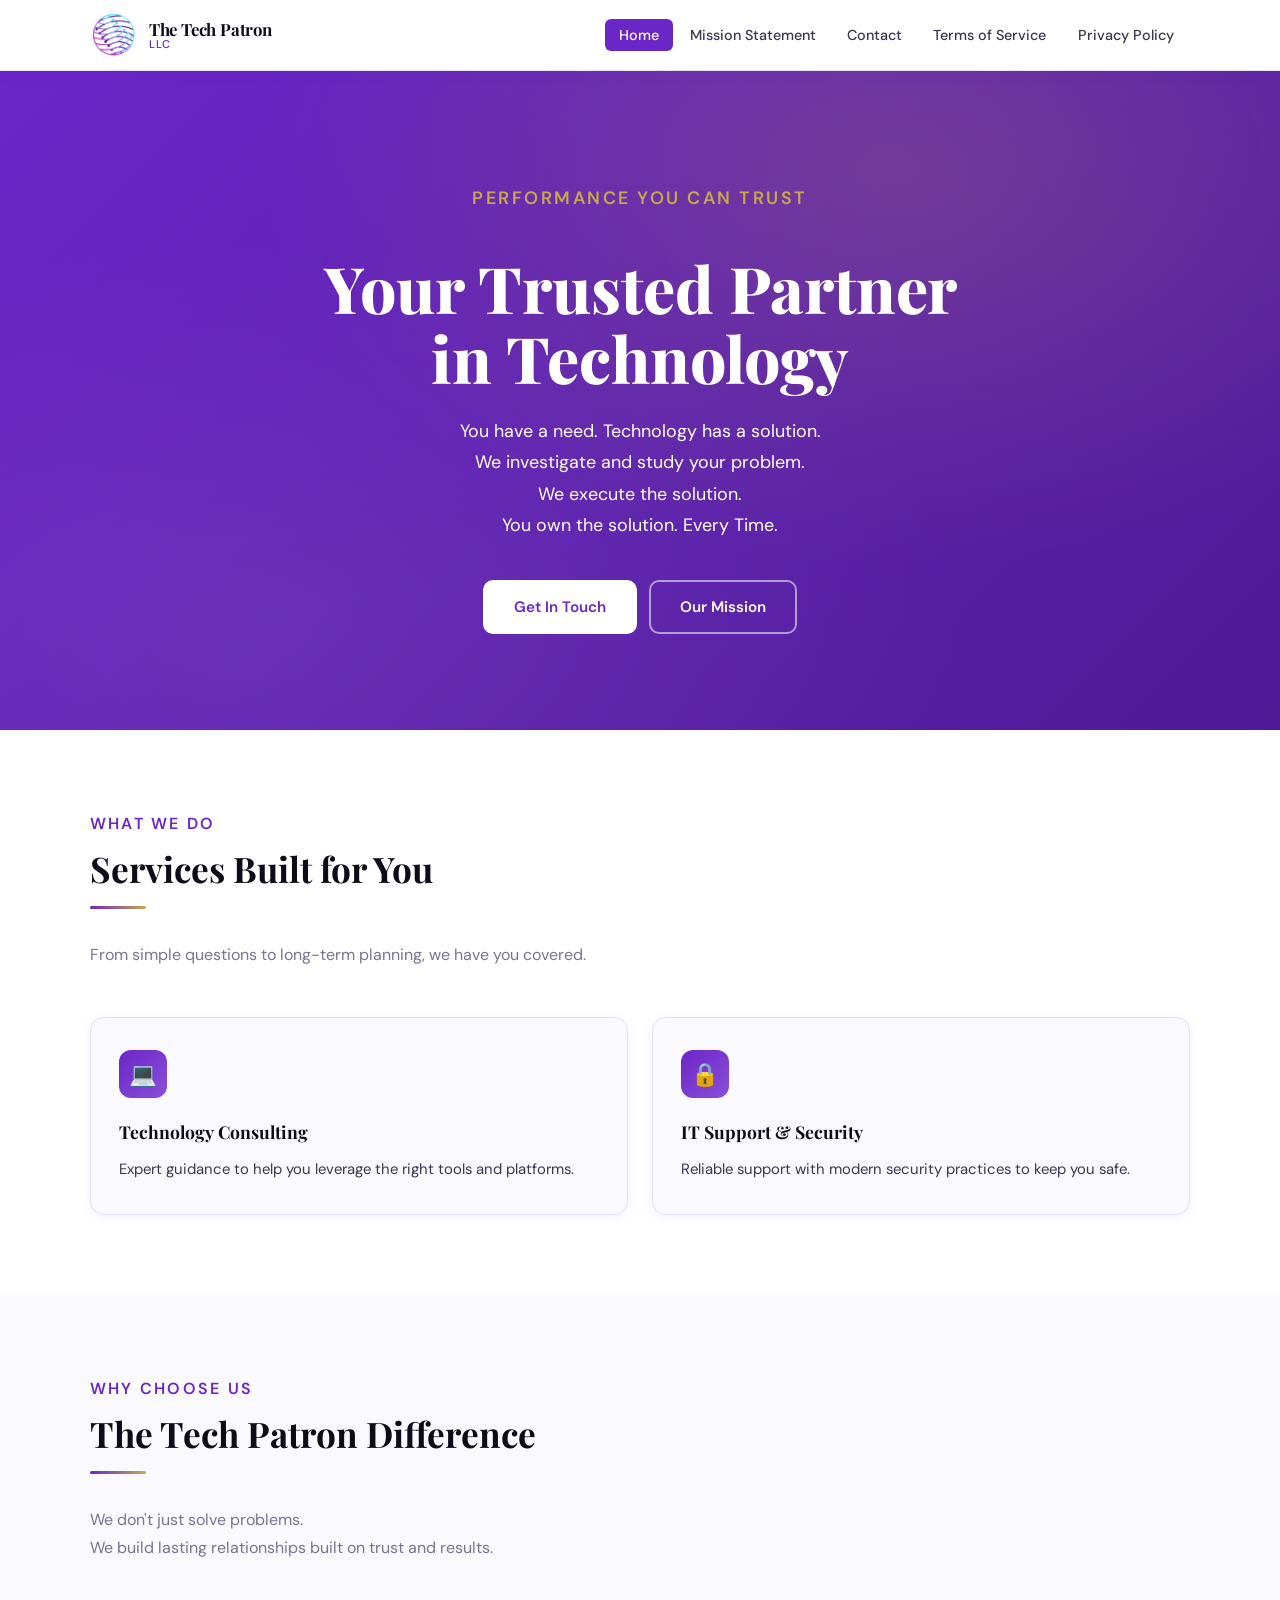
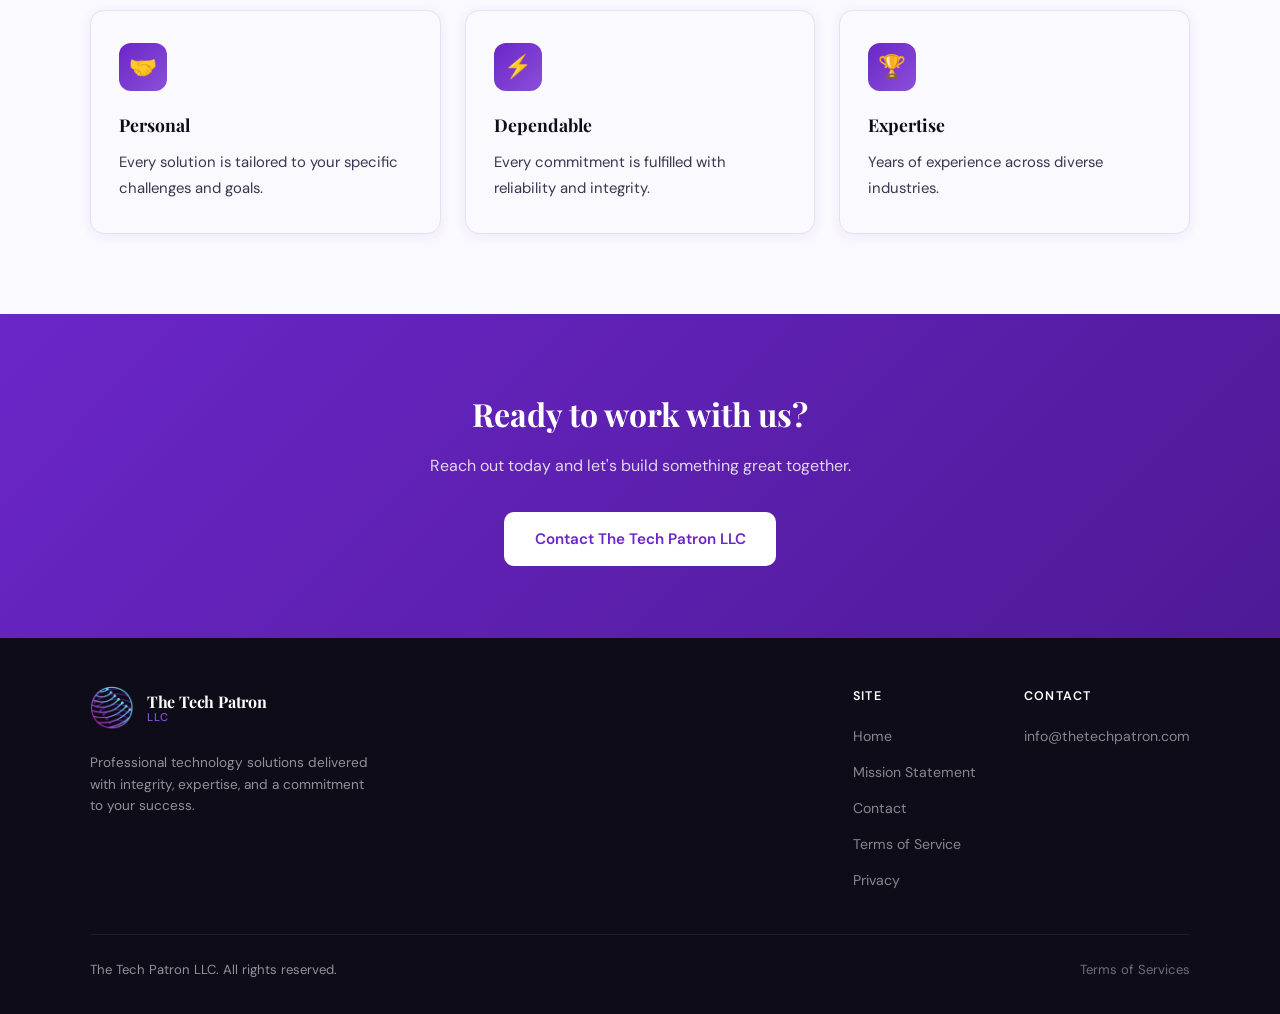
<file: index.html>
<!DOCTYPE html>
<html lang="en">
<head>
  <meta charset="UTF-8">
  <meta name="viewport" content="width=device-width, initial-scale=1.0">
  <title>The Tech Patron LLC — Home</title>
  <link rel="icon" type="image/png" href="favicon.png">
  <link rel="stylesheet" href="style.css">
</head>
<body>

<header>
  <div class="header-inner">
    <a href="index.html" class="brand">
    <img src="logo.png" alt="The Tech Patron LLC" class="brand-logo-img">
      <div class="brand-text">
        <span class="brand-name">The Tech Patron</span>
        <span class="brand-tagline">LLC</span>
      </div>
    </a>

    <button class="nav-toggle" onclick="document.querySelector('nav').classList.toggle('open')" aria-label="Toggle menu">&#9776;</button>

    <nav>
      <ul>
        <li><a href="index.html" class="active">Home</a></li>
        <li><a href="mission.html">Mission Statement</a></li>
        <li><a href="contact.html">Contact</a></li>
        <li><a href="terms.html">Terms of Service</a></li>
        <li><a href="privacy.html">Privacy Policy</a></li>
      </ul>
    </nav>
  </div>
</header>

<section class="hero">
  <p class="hero-eyebrow fade-up">Performance You Can Trust</p>
  <h1 class="fade-up">Your Trusted Partner<br>in Technology</h1>
  <p class="fade-up">You have a need. Technology has a solution.<br>We investigate and study your problem.<br>We execute the solution.<br>You own the solution. Every Time.</p>
  <div class="hero-ctas fade-up">
    <a href="contact.html" class="btn btn-white">Get In Touch</a>
    <a href="mission.html" class="btn btn-outline">Our Mission</a>
  </div>
</section>

<section class="section section-alt">
  <div class="container">
    <p class="section-label">What We Do</p>
    <h2 class="section-title">Services Built for You</h2>
    <div class="divider"></div>
    <p class="section-sub">From simple questions to long-term planning, we have you covered.</p>

    <div class="card-grid">
      <div class="card">
        <div class="card-icon">💻</div>
        <h3>Technology Consulting</h3>
        <p>Expert guidance to help you leverage the right tools and platforms.</p>
      </div>
      <div class="card">
        <div class="card-icon">🔒</div>
        <h3>IT Support &amp; Security</h3>
        <p>Reliable support with modern security practices to keep you safe.</p>
      </div>
      
    </div>
  </div>
</section>

<section class="section">
  <div class="container">
    <p class="section-label">Why Choose Us</p>
    <h2 class="section-title">The Tech Patron Difference</h2>
    <div class="divider"></div>
    <p class="section-sub">We don't just solve problems.<br>We build lasting relationships built on trust and results.</p>

    <div class="card-grid">
      <div class="card">
        <div class="card-icon">🤝</div>
        <h3>Personal</h3>
        <p>Every solution is tailored to your specific challenges and goals.</p>
      </div>
      <div class="card">
        <div class="card-icon">⚡</div>
        <h3>Dependable</h3>
        <p>Every commitment is fulfilled with reliability and integrity.</p>
      </div>
      <div class="card">
        <div class="card-icon">🏆</div>
        <h3>Expertise</h3>
        <p>Years of experience across diverse industries.</p>
      </div>
    </div>
  </div>
</section>

<section class="cta-strip">
  <h2>Ready to work with us?</h2>
  <p>Reach out today and let's build something great together.</p>
  <a href="contact.html" class="btn btn-white">Contact The Tech Patron LLC</a>
</section>

<footer>
  <div class="footer-inner">
    <div class="footer-top">
      <div class="footer-brand">
        <a href="index.html" class="brand" style="margin-bottom:0.6rem;display:inline-flex;">
        <img src="logo.png" alt="The Tech Patron LLC" class="brand-logo-img">
          <div class="brand-text">
            <span class="brand-name">The Tech Patron</span>
            <span class="brand-tagline">LLC</span>
          </div>
        </a>
        <p>Professional technology solutions delivered with integrity, expertise, and a commitment to your success.</p>
      </div>

      <div class="footer-nav">
        <div class="footer-nav-col">
          <h4>Site</h4>
          <ul>
            <li><a href="index.html" class="active">Home</a></li>
            <li><a href="mission.html">Mission Statement</a></li>
            <li><a href="contact.html">Contact</a></li>
            <li><a href="terms.html">Terms of Service</a></li>
            <li><a href="privacy.html">Privacy</a></li>
          </ul>
        </div>
        <div class="footer-nav-col">
          <h4>Contact</h4>
          <ul>
            <li><a href="mailto:info@thetechpatron.com">info@thetechpatron.com</a></li>
          </ul>
        </div>
      </div>
    </div>

    <div class="footer-bottom">
      <span>The Tech Patron LLC. All rights reserved.</span>
      <a href="terms.html" style="color:rgba(255,255,255,0.4);font-size:0.82rem;">Terms of Services</a>
    </div>
  </div>
</footer>

</body>
</html>
</file>
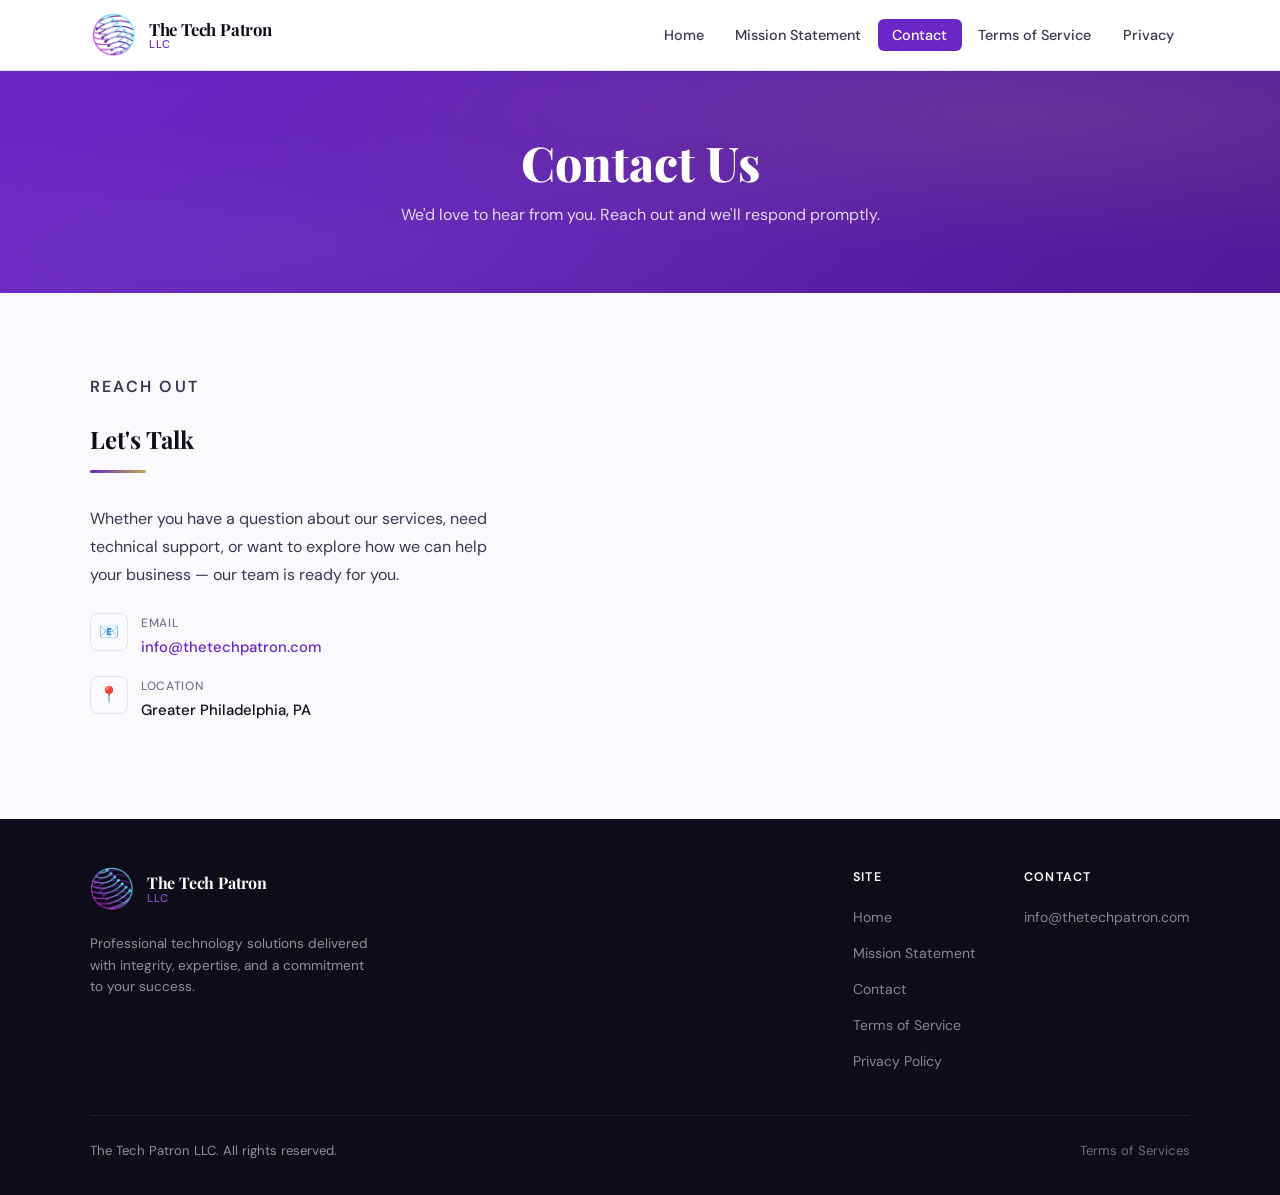
<file: contact.html>
<!DOCTYPE html>
<html lang="en">
<head>
  <meta charset="UTF-8">
  <meta name="viewport" content="width=device-width, initial-scale=1.0">
  <title>Contact — The Tech Patron LLC</title>
  <link rel="icon" type="image/png" href="favicon.png">
  <link rel="stylesheet" href="style.css">
</head>
<body>

<header>
  <div class="header-inner">
    <a href="index.html" class="brand">
    <img src="logo.png" alt="The Tech Patron LLC" class="brand-logo-img">
      <div class="brand-text">
        <span class="brand-name">The Tech Patron</span>
        <span class="brand-tagline">LLC</span>
      </div>
    </a>

    <button class="nav-toggle" onclick="document.querySelector('nav').classList.toggle('open')" aria-label="Toggle menu">&#9776;</button>

    <nav>
      <ul>
        <li><a href="index.html">Home</a></li>
        <li><a href="mission.html">Mission Statement</a></li>
        <li><a href="contact.html" class="active">Contact</a></li>
        <li><a href="terms.html">Terms of Service</a></li>
        <li><a href="privacy.html">Privacy</a></li>
      </ul>
    </nav>
  </div>
</header>

<div class="page-hero">
  <h1>Contact Us</h1>
  <p>We'd love to hear from you. Reach out and we'll respond promptly.</p>
</div>

<section class="section">
  <div class="container">
    <div class="contact-layout">

      <!-- Sidebar Info -->
      <div class="contact-sidebar">
        <p class="section-label">Reach Out</p>
        <h2 class="section-title">Let's Talk</h2>
        <div class="divider"></div>
        <p>Whether you have a question about our services, need technical support, or want to explore how we can help your business — our team is ready for you.</p>

        <div class="info-row">
          <div class="info-icon">📧</div>
          <div>
            <div class="info-label">Email</div>
            <div class="info-value"><a href="mailto:info@thetechpatron.com">info@thetechpatron.com</a></div>
          </div>
        </div>

        <div class="info-row">
          <div class="info-icon">📍</div>
          <div>
            <div class="info-label">Location</div>
            <div class="info-value">Greater Philadelphia, PA</div>
          </div>
        </div>
          </div>
        </div>
      </div>
    </div>
  </div>
</section>

<footer>
  <div class="footer-inner">
    <div class="footer-top">
      <div class="footer-brand">
        <a href="index.html" class="brand" style="margin-bottom:0.6rem;display:inline-flex;">
        <img src="logo.png" alt="The Tech Patron LLC" class="brand-logo-img">
          <div class="brand-text">
            <span class="brand-name">The Tech Patron</span>
            <span class="brand-tagline">LLC</span>
          </div>
        </a>
        <p>Professional technology solutions delivered with integrity, expertise, and a commitment to your success.</p>
      </div>

      <div class="footer-nav">
        <div class="footer-nav-col">
          <h4>Site</h4>
          <ul>
            <li><a href="index.html">Home</a></li>
            <li><a href="mission.html">Mission Statement</a></li>
            <li><a href="contact.html" class="active">Contact</a></li>
            <li><a href="terms.html">Terms of Service</a></li>
            <li><a href="privacy.html">Privacy Policy</a></li>
          </ul>
        </div>
        <div class="footer-nav-col">
          <h4>Contact</h4>
          <ul>
            <li><a href="mailto:info@thetechpatron.com">info@thetechpatron.com</a></li>
          </ul>
        </div>
      </div>
    </div>

    <div class="footer-bottom">
      <span>The Tech Patron LLC. All rights reserved.</span>
      <a href="terms.html" style="color:rgba(255,255,255,0.4);font-size:0.82rem;">Terms of Services</a>
    </div>
  </div>
</footer>

</body>
</html>
</file>
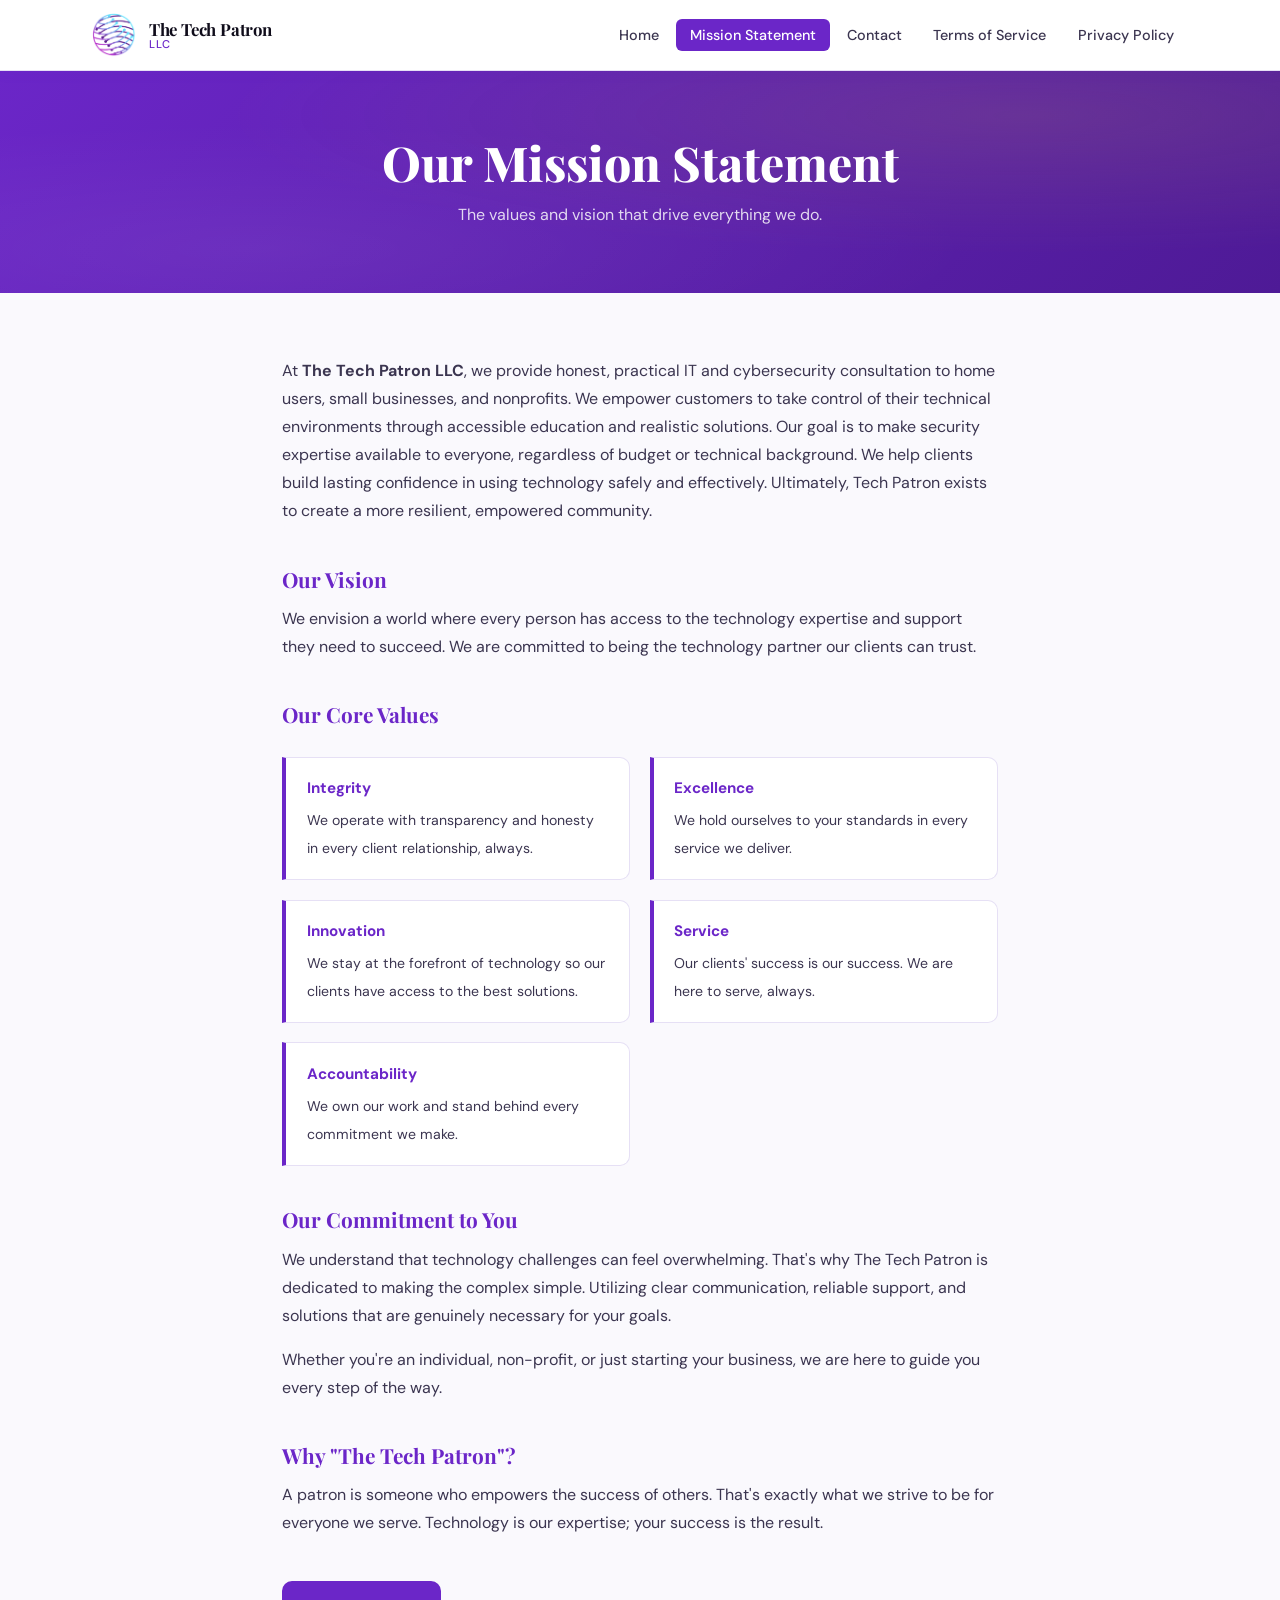
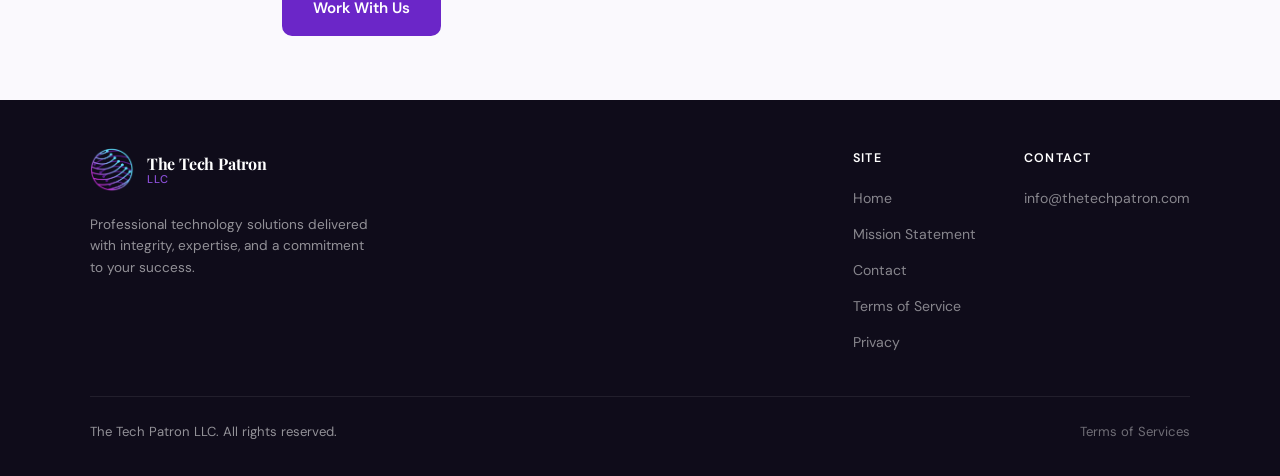
<file: mission.html>
<!DOCTYPE html>
<html lang="en">
<head>
  <meta charset="UTF-8">
  <meta name="viewport" content="width=device-width, initial-scale=1.0">
  <title>Mission Statement — The Tech Patron LLC</title>
  <link rel="icon" type="image/png" href="favicon.png">
  <link rel="stylesheet" href="style.css">
</head>
<body>

<header>
  <div class="header-inner">
    <a href="index.html" class="brand">
    <img src="logo.png" alt="The Tech Patron LLC" class="brand-logo-img">
      <div class="brand-text">
        <span class="brand-name">The Tech Patron</span>
        <span class="brand-tagline">LLC</span>
      </div>
    </a>

    <button class="nav-toggle" onclick="document.querySelector('nav').classList.toggle('open')" aria-label="Toggle menu">&#9776;</button>

    <nav>
      <ul>
        <li><a href="index.html">Home</a></li>
        <li><a href="mission.html" class="active">Mission Statement</a></li>
        <li><a href="contact.html">Contact</a></li>
        <li><a href="terms.html">Terms of Service</a></li>
        <li><a href="privacy.html">Privacy Policy</a></li>
      </ul>
    </nav>
  </div>
</header>

<div class="page-hero">
  <h1>Our Mission Statement</h1>
  <p>The values and vision that drive everything we do.</p>
</div>

<div class="content-wrap">

  <p>At <strong>The Tech Patron LLC</strong>, we provide honest, practical IT and cybersecurity consultation to home users, small businesses, and nonprofits. We empower customers to take control of their technical environments through accessible education and realistic solutions. Our goal is to make security expertise available to everyone, regardless of budget or technical background. We help clients build lasting confidence in using technology safely and effectively. Ultimately, Tech Patron exists to create a more resilient, empowered community.</p>

  <h2>Our Vision</h2>
  <p>We envision a world where every person has access to the technology expertise and support they need to succeed. We are committed to being the technology partner our clients can trust.</p>

  <h2>Our Core Values</h2>
  <div class="value-list">
    <div class="value-item">
      <strong>Integrity</strong>
      <span>We operate with transparency and honesty in every client relationship, always.</span>
    </div>
    <div class="value-item">
      <strong>Excellence</strong>
      <span>We hold ourselves to your standards in every service we deliver.</span>
    </div>
    <div class="value-item">
      <strong>Innovation</strong>
      <span>We stay at the forefront of technology so our clients have access to the best solutions.</span>
    </div>
    <div class="value-item">
      <strong>Service</strong>
      <span>Our clients' success is our success. We are here to serve, always.</span>
    </div>
    <div class="value-item">
      <strong>Accountability</strong>
      <span>We own our work and stand behind every commitment we make.</span>
    </div>
  </div>

  <h2>Our Commitment to You</h2>
  <p>We understand that technology challenges can feel overwhelming. That's why The&nbsp;Tech&nbsp;Patron is dedicated to making the complex simple. Utilizing clear communication, reliable support, and solutions that are genuinely necessary for your goals.</p>
  <p>Whether you're an individual, non-profit, or just starting your business, we are here to guide you every step of the way.</p>

  <h2>Why "The Tech Patron"?</h2>
  <p>A patron is someone who empowers the success of others. That's exactly what we strive to be for everyone we serve. Technology is our expertise; your success is the result.</p>

  <br>
  <a href="contact.html" class="btn btn-primary">Work With Us</a>

</div>

<footer>
  <div class="footer-inner">
    <div class="footer-top">
      <div class="footer-brand">
        <a href="index.html" class="brand" style="margin-bottom:0.6rem;display:inline-flex;">
        <img src="logo.png" alt="The Tech Patron LLC" class="brand-logo-img">
          <div class="brand-text">
            <span class="brand-name">The Tech Patron</span>
            <span class="brand-tagline">LLC</span>
          </div>
        </a>
        <p>Professional technology solutions delivered with integrity, expertise, and a commitment to your success.</p>
      </div>

      <div class="footer-nav">
        <div class="footer-nav-col">
          <h4>Site</h4>
          <ul>
            <li><a href="index.html">Home</a></li>
            <li><a href="mission.html" class="active">Mission Statement</a></li>
            <li><a href="contact.html">Contact</a></li>
            <li><a href="terms.html">Terms of Service</a></li>
            <li><a href="privacy.html">Privacy</a></li>
          </ul>
        </div>
        <div class="footer-nav-col">
          <h4>Contact</h4>
          <ul>
            <li><a href="mailto:info@thetechpatron.com">info@thetechpatron.com</a></li>
          </ul>
        </div>
      </div>
    </div>

    <div class="footer-bottom">
      <span>The Tech Patron LLC. All rights reserved.</span>
      <a href="terms.html" style="color:rgba(255,255,255,0.4);font-size:0.82rem;">Terms of Services</a>
    </div>
  </div>
</footer>

</body>
</html>
</file>
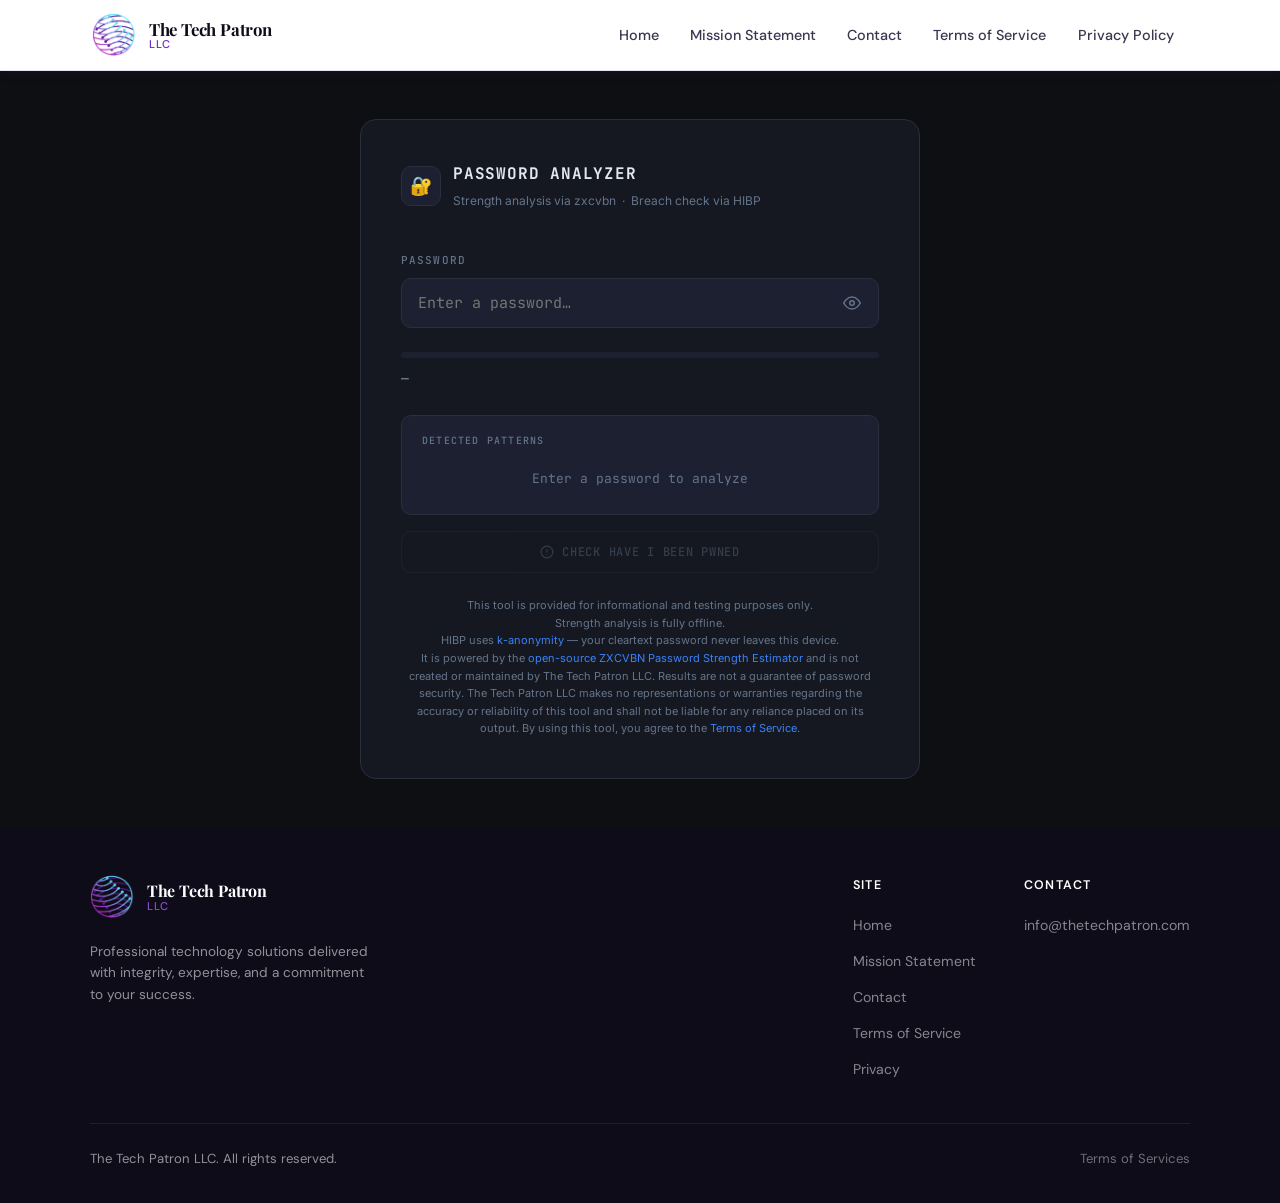
<file: PasswordStrength.html>
<!DOCTYPE html>
<html lang="en">
<head>
  <meta charset="UTF-8">
  <meta name="viewport" content="width=device-width, initial-scale=1.0">
  <title>Password Analyzer — The Tech Patron LLC</title>
  <link rel="icon" type="image/png" href="favicon.png">
  <link rel="stylesheet" href="style.css">

  <style>
    @import url('https://fonts.googleapis.com/css2?family=JetBrains+Mono:wght@400;500;700&family=Inter:wght@400;500;600&display=swap');

    /* ── SCOPED VARIABLES (dark theme, only inside .pw-page) ── */
    .pw-page {
      --pw-bg:       #0d0f12;
      --pw-surface:  #151820;
      --pw-surface2: #1c2030;
      --pw-border:   #2a2f3f;
      --pw-text:     #e2e8f0;
      --pw-muted:    #64748b;
      --mono:        'JetBrains Mono', 'Courier New', monospace;
      --sans:        'Inter', system-ui, sans-serif;

      /* Full-width dark section */
      background: var(--pw-bg);
      color: var(--pw-text);
      font-family: var(--sans);
      width: 100%;
      display: flex;
      flex-direction: column;
      align-items: center;
      justify-content: center;
      padding: 3rem 1rem;
      min-height: 60vh;
    }

    /* ── CARD ── */
    .pw-card {
      width: 100%;
      max-width: 560px;
      background: var(--pw-surface);
      border: 1px solid var(--pw-border);
      border-radius: 16px;
      padding: 2.5rem;
    }

    .pw-header {
      display: flex;
      align-items: center;
      gap: 12px;
      margin-bottom: 2.5rem;
    }

    .pw-header-icon {
      width: 40px;
      height: 40px;
      background: var(--pw-surface2);
      border: 1px solid var(--pw-border);
      border-radius: 10px;
      display: flex;
      align-items: center;
      justify-content: center;
      font-size: 18px;
    }

    .pw-header-text h2 {
      font-family: var(--mono);
      font-size: 16px;
      font-weight: 700;
      letter-spacing: 0.05em;
      color: var(--pw-text);
    }

    .pw-header-text p {
      font-size: 12px;
      color: var(--pw-muted);
      margin-top: 2px;
    }

    .pw-input-group {
      position: relative;
      margin-bottom: 1.5rem;
    }

    .pw-input-label {
      font-family: var(--mono);
      font-size: 11px;
      font-weight: 500;
      color: var(--pw-muted);
      letter-spacing: 0.1em;
      text-transform: uppercase;
      margin-bottom: 8px;
      display: block;
    }

    .pw-input-wrap { position: relative; }

    .pw-input-wrap input[type="password"],
    .pw-input-wrap input[type="text"] {
      width: 100%;
      background: var(--pw-surface2);
      border: 1px solid var(--pw-border);
      border-radius: 10px;
      padding: 14px 48px 14px 16px;
      font-family: var(--mono);
      font-size: 15px;
      color: var(--pw-text);
      outline: none;
      transition: border-color 0.2s;
    }

    .pw-input-wrap input:focus { border-color: #3b82f6; }

    .pw-toggle-btn {
      position: absolute;
      right: 14px;
      top: 50%;
      transform: translateY(-50%);
      background: none;
      border: none;
      cursor: pointer;
      color: var(--pw-muted);
      font-size: 16px;
      padding: 4px;
      display: flex;
      align-items: center;
      transition: color 0.2s;
    }
    .pw-toggle-btn:hover { color: var(--pw-text); }

    .pw-score-bar-wrap { margin-bottom: 1.5rem; }

    .pw-score-bar-track {
      height: 6px;
      background: var(--pw-surface2);
      border-radius: 999px;
      overflow: hidden;
      margin-bottom: 10px;
    }

    .pw-score-bar-fill {
      height: 100%;
      border-radius: 999px;
      width: 0%;
      transition: width 0.4s ease, background-color 0.4s ease;
    }

    .pw-score-meta {
      display: flex;
      justify-content: space-between;
      align-items: center;
    }

    .pw-score-label {
      font-family: var(--mono);
      font-size: 13px;
      font-weight: 700;
      letter-spacing: 0.05em;
      transition: color 0.3s;
    }

    .pw-score-guesses {
      font-size: 12px;
      color: var(--pw-muted);
      font-family: var(--mono);
    }

    .pw-section {
      background: var(--pw-surface2);
      border: 1px solid var(--pw-border);
      border-radius: 10px;
      padding: 1rem 1.25rem;
      margin-bottom: 1rem;
    }

    .pw-section-title {
      font-family: var(--mono);
      font-size: 10px;
      font-weight: 500;
      letter-spacing: 0.12em;
      text-transform: uppercase;
      color: var(--pw-muted);
      margin-bottom: 10px;
    }

    .pw-pattern-list {
      list-style: none;
      display: flex;
      flex-direction: column;
      gap: 6px;
    }

    .pw-pattern-item {
      display: flex;
      align-items: center;
      gap: 10px;
      font-size: 13px;
    }

    .pw-pattern-token {
      font-family: var(--mono);
      font-size: 12px;
      background: var(--pw-surface);
      border: 1px solid var(--pw-border);
      border-radius: 5px;
      padding: 2px 8px;
      color: var(--pw-text);
      white-space: nowrap;
      filter: blur(4px);
      user-select: none;
      transition: filter 0.2s ease;
    }

    .pw-tokens-revealed .pw-pattern-token {
      filter: none;
      user-select: text;
    }

    .pw-reveal-btn {
      background: none;
      border: none;
      cursor: pointer;
      color: var(--pw-muted);
      padding: 0;
      display: flex;
      align-items: center;
      gap: 5px;
      font-family: var(--mono);
      font-size: 10px;
      font-weight: 500;
      letter-spacing: 0.08em;
      text-transform: uppercase;
      transition: color 0.2s;
    }
    .pw-reveal-btn:hover { color: var(--pw-text); }

    .pw-section-header {
      display: flex;
      justify-content: space-between;
      align-items: center;
      margin-bottom: 10px;
    }

    .pw-section-header .pw-section-title { margin-bottom: 0; }

    .pw-pattern-arrow { color: var(--pw-muted); font-size: 11px; }
    .pw-pattern-desc  { color: var(--pw-muted); font-size: 12px; }

    .pw-hibp-btn {
      width: 100%;
      padding: 12px;
      background: transparent;
      border: 1px solid var(--pw-border);
      border-radius: 10px;
      color: var(--pw-muted);
      font-family: var(--mono);
      font-size: 12px;
      font-weight: 500;
      letter-spacing: 0.06em;
      cursor: pointer;
      transition: all 0.2s;
      margin-bottom: 1rem;
      display: flex;
      align-items: center;
      justify-content: center;
      gap: 8px;
    }
    .pw-hibp-btn:hover:not(:disabled) { border-color: #3b82f6; color: var(--pw-text); }
    .pw-hibp-btn:disabled { opacity: 0.4; cursor: not-allowed; }

    .pw-breach-result {
      display: flex;
      align-items: center;
      gap: 10px;
      font-size: 13px;
    }

    .pw-breach-dot {
      width: 8px;
      height: 8px;
      border-radius: 50%;
      flex-shrink: 0;
    }

    .pw-empty-state {
      color: var(--pw-muted);
      font-size: 13px;
      font-family: var(--mono);
      text-align: center;
      padding: 0.5rem 0;
    }

    .pw-footer-note {
      margin-top: 1.5rem;
      font-size: 11px;
      color: var(--pw-muted);
      text-align: center;
      line-height: 1.6;
    }

    .pw-footer-note a { color: #3b82f6; text-decoration: none; }

    .pw-confirm-bar {
      display: flex;
      align-items: center;
      gap: 10px;
      margin-top: 10px;
      padding: 10px 12px;
      background: var(--pw-surface);
      border: 1px solid var(--pw-border);
      border-radius: 8px;
      font-size: 12px;
      color: var(--pw-muted);
      animation: pw-slideDown 0.15s ease;
    }

    @keyframes pw-slideDown {
      from { opacity: 0; transform: translateY(-4px); }
      to   { opacity: 1; transform: translateY(0); }
    }

    .pw-confirm-bar-text { flex: 1; line-height: 1.4; }

    .pw-confirm-yes {
      background: none;
      border: 1px solid #64748b;
      border-radius: 6px;
      padding: 4px 10px;
      font-family: var(--mono);
      font-size: 10px;
      font-weight: 500;
      letter-spacing: 0.06em;
      text-transform: uppercase;
      color: var(--pw-text);
      cursor: pointer;
      white-space: nowrap;
      transition: border-color 0.2s, color 0.2s;
    }
    .pw-confirm-yes:hover { border-color: #22c55e; color: #22c55e; }

    .pw-confirm-no {
      background: none;
      border: none;
      padding: 4px 6px;
      font-family: var(--mono);
      font-size: 10px;
      font-weight: 500;
      letter-spacing: 0.06em;
      text-transform: uppercase;
      color: var(--pw-muted);
      cursor: pointer;
      transition: color 0.2s;
    }
    .pw-confirm-no:hover { color: var(--pw-text); }

    .pw-hidden { display: none !important; }
  </style>

</head>
<body>

<!-- ── HEADER (full width, from style.css) ── -->
<header>
  <div class="header-inner">
    <a href="index.html" class="brand">
      <img src="logo.png" alt="The Tech Patron LLC" class="brand-logo-img">
      <div class="brand-text">
        <span class="brand-name">The Tech Patron</span>
        <span class="brand-tagline">LLC</span>
      </div>
    </a>

    <button class="nav-toggle" onclick="document.querySelector('nav').classList.toggle('open')" aria-label="Toggle menu">&#9776;</button>

    <nav>
      <ul>
        <li><a href="index.html">Home</a></li>
        <li><a href="mission.html">Mission Statement</a></li>
        <li><a href="contact.html">Contact</a></li>
        <li><a href="terms.html">Terms of Service</a></li>
        <li><a href="privacy.html">Privacy Policy</a></li>
      </ul>
    </nav>
  </div>
</header>

<!-- ── PAGE CONTENT (dark, centered) ── -->
<div class="pw-page">
  <div class="pw-card">

    <div class="pw-header">
      <div class="pw-header-icon">🔐</div>
      <div class="pw-header-text">
        <h2>PASSWORD ANALYZER</h2>
        <p>Strength analysis via zxcvbn &nbsp;·&nbsp; Breach check via HIBP</p>
      </div>
    </div>

    <div class="pw-input-group">
      <label class="pw-input-label" for="pw-input">Password</label>
      <div class="pw-input-wrap">
        <input type="password" id="pw-input" placeholder="Enter a password…" autocomplete="off" spellcheck="false">
        <button class="pw-toggle-btn" id="toggle-vis" aria-label="Toggle password visibility">
          <svg id="icon-eye" width="18" height="18" viewBox="0 0 24 24" fill="none" stroke="currentColor" stroke-width="2" stroke-linecap="round" stroke-linejoin="round">
            <path d="M1 12s4-8 11-8 11 8 11 8-4 8-11 8-11-8-11-8z"/>
            <circle cx="12" cy="12" r="3"/>
          </svg>
          <svg id="icon-eye-off" width="18" height="18" viewBox="0 0 24 24" fill="none" stroke="currentColor" stroke-width="2" stroke-linecap="round" stroke-linejoin="round" class="pw-hidden">
            <path d="M17.94 17.94A10.07 10.07 0 0 1 12 20c-7 0-11-8-11-8a18.45 18.45 0 0 1 5.06-5.94M9.9 4.24A9.12 9.12 0 0 1 12 4c7 0 11 8 11 8a18.5 18.5 0 0 1-2.16 3.19m-6.72-1.07a3 3 0 1 1-4.24-4.24"/>
            <line x1="1" y1="1" x2="23" y2="23"/>
          </svg>
        </button>
      </div>
    </div>

    <div class="pw-score-bar-wrap">
      <div class="pw-score-bar-track">
        <div class="pw-score-bar-fill" id="score-bar"></div>
      </div>
      <div class="pw-score-meta">
        <span class="pw-score-label" id="score-label" style="color:#64748b">—</span>
        <span class="pw-score-guesses" id="score-guesses"></span>
      </div>
    </div>

    <div class="pw-section" id="patterns-section">
      <div class="pw-section-header">
        <div class="pw-section-title">Detected Patterns</div>
        <button class="pw-reveal-btn pw-hidden" id="reveal-btn" aria-pressed="false">
          <svg id="reveal-icon-eye" width="13" height="13" viewBox="0 0 24 24" fill="none" stroke="currentColor" stroke-width="2" stroke-linecap="round" stroke-linejoin="round">
            <path d="M1 12s4-8 11-8 11 8 11 8-4 8-11 8-11-8-11-8z"/>
            <circle cx="12" cy="12" r="3"/>
          </svg>
          <svg id="reveal-icon-eye-off" width="13" height="13" viewBox="0 0 24 24" fill="none" stroke="currentColor" stroke-width="2" stroke-linecap="round" stroke-linejoin="round" class="pw-hidden">
            <path d="M17.94 17.94A10.07 10.07 0 0 1 12 20c-7 0-11-8-11-8a18.45 18.45 0 0 1 5.06-5.94M9.9 4.24A9.12 9.12 0 0 1 12 4c7 0 11 8 11 8a18.5 18.5 0 0 1-2.16 3.19m-6.72-1.07a3 3 0 1 1-4.24-4.24"/>
            <line x1="1" y1="1" x2="23" y2="23"/>
          </svg>
          <span id="reveal-label">Reveal</span>
        </button>
      </div>
      <div id="patterns-content">
        <p class="pw-empty-state">Enter a password to analyze</p>
      </div>
      <div class="pw-confirm-bar pw-hidden" id="confirm-bar">
        <svg width="14" height="14" viewBox="0 0 24 24" fill="none" stroke="#eab308" stroke-width="2" stroke-linecap="round" stroke-linejoin="round" style="flex-shrink:0">
          <path d="M10.29 3.86L1.82 18a2 2 0 0 0 1.71 3h16.94a2 2 0 0 0 1.71-3L13.71 3.86a2 2 0 0 0-3.42 0z"/>
          <line x1="12" y1="9" x2="12" y2="13"/>
          <line x1="12" y1="17" x2="12.01" y2="17"/>
        </svg>
        <span class="pw-confirm-bar-text">Are you in a private location where others cannot see your screen?</span>
        <button class="pw-confirm-yes" id="confirm-yes">Yes, reveal</button>
        <button class="pw-confirm-no" id="confirm-no">Cancel</button>
      </div>
    </div>

    <button class="pw-hibp-btn" id="hibp-btn" disabled>
      <svg width="14" height="14" viewBox="0 0 24 24" fill="none" stroke="currentColor" stroke-width="2" stroke-linecap="round" stroke-linejoin="round">
        <circle cx="12" cy="12" r="10"/>
        <line x1="12" y1="8" x2="12" y2="12"/>
        <line x1="12" y1="16" x2="12.01" y2="16"/>
      </svg>
      CHECK HAVE I BEEN PWNED
    </button>

    <div class="pw-section pw-hidden" id="breach-section">
      <div class="pw-section-title">Breach Status</div>
      <div id="breach-content"></div>
    </div>

    <p class="pw-footer-note">
      This tool is provided for informational and testing purposes only.<br>Strength analysis is fully offline.<br>HIBP uses
      <a href="https://haveibeenpwned.com/API/v3#SearchingPwnedPasswordsByRange" target="_blank">k-anonymity</a>
      — your cleartext password never leaves this device.<br>It is powered by the 
      <a href="https://github.com/dropbox/zxcvbn/blob/master/dist/zxcvbn.js" target="_blank">open-source ZXCVBN Password Strength Estimator</a>
      and is not created or maintained by The Tech Patron LLC. Results are not a guarantee of password security.
      The Tech Patron LLC makes no representations or warranties regarding the accuracy or reliability of this tool
      and shall not be liable for any reliance placed on its output. By using this tool, you agree to the <a href="terms.html">Terms of Service</a>. 
    </p>

  </div>
</div>

<!-- ── FOOTER (full width, from style.css) ── -->
<footer>
  <div class="footer-inner">
    <div class="footer-top">
      <div class="footer-brand">
        <a href="index.html" class="brand" style="margin-bottom:0.6rem;display:inline-flex;">
          <img src="logo.png" alt="The Tech Patron LLC" class="brand-logo-img">
          <div class="brand-text">
            <span class="brand-name">The Tech Patron</span>
            <span class="brand-tagline">LLC</span>
          </div>
        </a>
        <p>Professional technology solutions delivered with integrity, expertise, and a commitment to your success.</p>
      </div>

      <div class="footer-nav">
        <div class="footer-nav-col">
          <h4>Site</h4>
          <ul>
            <li><a href="index.html">Home</a></li>
            <li><a href="mission.html">Mission Statement</a></li>
            <li><a href="contact.html">Contact</a></li>
            <li><a href="terms.html">Terms of Service</a></li>
            <li><a href="privacy.html">Privacy</a></li>
          </ul>
        </div>
        <div class="footer-nav-col">
          <h4>Contact</h4>
          <ul>
            <li><a href="mailto:info@thetechpatron.com">info@thetechpatron.com</a></li>
          </ul>
        </div>
      </div>
    </div>

    <div class="footer-bottom">
      <span>The Tech Patron LLC. All rights reserved.</span>
      <a href="terms.html" style="color:rgba(255,255,255,0.4);font-size:0.82rem;">Terms of Services</a>
    </div>
  </div>
</footer>

<!--FIX SCRIPT INTEGRITY WITH CROSSORIGIN-->

<!--Script for Password Strength-->
<script 
  src="./zxcvbn.js"
  integrity="sha512-c018CuLpXKYF2RSINK78uvISxMXElSuunHgR2udZuf2tRbKBXNnu9uzIJba4ew440xV/SDo23jsaQTAx4hkyKQ=="
  crossorigin="anonymous"
  >
</script>

<!--Script for Score Breakdown with HIBP-->
<script>
  const PATTERN_LABELS = {
    bruteforce: 'Random / brute-force segment',
    dictionary: 'Dictionary word',
    spatial:    'Keyboard pattern (e.g. qwerty)',
    repeat:     'Repeated characters',
    sequence:   'Sequential characters (e.g. abcd)',
    regex:      'Common pattern (e.g. date, year)',
    date:       'Date pattern',
  };

  const SCORE_LABELS = ['Very Weak', 'Weak', 'Moderate', 'Strong', 'Very Strong'];
  const SCORE_COLORS = ['#ef4444', '#f97316', '#eab308', '#22c55e', '#06b6d4'];
  const SCORE_WIDTHS = ['20%', '40%', '60%', '80%', '100%'];

  const input           = document.getElementById('pw-input');
  const toggleBtn       = document.getElementById('toggle-vis');
  const iconEye         = document.getElementById('icon-eye');
  const iconEyeOff      = document.getElementById('icon-eye-off');
  const scoreBar        = document.getElementById('score-bar');
  const scoreLabel      = document.getElementById('score-label');
  const scoreGuesses    = document.getElementById('score-guesses');
  const patternsContent = document.getElementById('patterns-content');
  const revealBtn       = document.getElementById('reveal-btn');
  const revealLabel     = document.getElementById('reveal-label');
  const revealIconEye   = document.getElementById('reveal-icon-eye');
  const revealIconOff   = document.getElementById('reveal-icon-eye-off');
  const confirmBar      = document.getElementById('confirm-bar');
  const confirmYes      = document.getElementById('confirm-yes');
  const confirmNo       = document.getElementById('confirm-no');
  const hibpBtn         = document.getElementById('hibp-btn');
  const breachSection   = document.getElementById('breach-section');
  const breachContent   = document.getElementById('breach-content');

  let tokensRevealed  = false;
  let currentPassword = '';

  toggleBtn.addEventListener('click', () => {
    const isPassword = input.type === 'password';
    input.type = isPassword ? 'text' : 'password';
    iconEye.classList.toggle('pw-hidden', isPassword);
    iconEyeOff.classList.toggle('pw-hidden', !isPassword);
  });

  revealBtn.addEventListener('click', () => {
    if (tokensRevealed) {
      hideTokens();
    } else {
      confirmBar.classList.remove('pw-hidden');
      revealBtn.disabled = true;
    }
  });

  confirmYes.addEventListener('click', () => {
    confirmBar.classList.add('pw-hidden');
    revealBtn.disabled = false;
    tokensRevealed = true;
    patternsContent.classList.add('pw-tokens-revealed');
    revealLabel.textContent = 'Hide';
    revealIconEye.classList.add('pw-hidden');
    revealIconOff.classList.remove('pw-hidden');
    revealBtn.setAttribute('aria-pressed', 'true');
  });

  confirmNo.addEventListener('click', () => {
    confirmBar.classList.add('pw-hidden');
    revealBtn.disabled = false;
  });

  function hideTokens() {
    tokensRevealed = false;
    patternsContent.classList.remove('pw-tokens-revealed');
    confirmBar.classList.add('pw-hidden');
    revealBtn.disabled = false;
    revealLabel.textContent = 'Reveal';
    revealIconEye.classList.remove('pw-hidden');
    revealIconOff.classList.add('pw-hidden');
    revealBtn.setAttribute('aria-pressed', 'false');
  }

  input.addEventListener('input', () => {
    currentPassword = input.value;
    breachSection.classList.add('pw-hidden');
    hibpBtn.disabled = !currentPassword;
    if (!currentPassword) { resetUI(); return; }
    const result = zxcvbn(currentPassword);
    updateScore(result);
    updatePatterns(result);
  });

  function resetUI() {
    scoreBar.style.width = '0%';
    scoreLabel.style.color = '#64748b';
    scoreLabel.textContent = '—';
    scoreGuesses.textContent = '';
    patternsContent.innerHTML = '<p class="pw-empty-state">Enter a password to analyze</p>';
    patternsContent.classList.remove('pw-tokens-revealed');
    confirmBar.classList.add('pw-hidden');
    revealBtn.classList.add('pw-hidden');
    revealBtn.disabled = false;
    tokensRevealed = false;
    revealLabel.textContent = 'Reveal';
    revealIconEye.classList.remove('pw-hidden');
    revealIconOff.classList.add('pw-hidden');
  }

  function updateScore(result) {
    const s = result.score;
    scoreBar.style.width = SCORE_WIDTHS[s];
    scoreBar.style.backgroundColor = SCORE_COLORS[s];
    scoreLabel.textContent = SCORE_LABELS[s];
    scoreLabel.style.color = SCORE_COLORS[s];
    const g = result.guesses;
    let guessStr;
    if (g >= 1e12)     guessStr = 'trillions+ guesses to crack';
    else if (g >= 1e9) guessStr = `~${(g/1e9).toFixed(1)}B guesses to crack`;
    else if (g >= 1e6) guessStr = `~${(g/1e6).toFixed(1)}M guesses to crack`;
    else if (g >= 1e3) guessStr = `~${(g/1e3).toFixed(1)}K guesses to crack`;
    else               guessStr = `~${Math.round(g)} guesses to crack`;
    scoreGuesses.textContent = guessStr;
  }

  function updatePatterns(result) {
    tokensRevealed = false;
    patternsContent.classList.remove('pw-tokens-revealed');
    confirmBar.classList.add('pw-hidden');
    revealBtn.disabled = false;
    revealLabel.textContent = 'Reveal';
    revealIconEye.classList.remove('pw-hidden');
    revealIconOff.classList.add('pw-hidden');
    const sequence = result.sequence || [];
    if (sequence.length === 0) {
      patternsContent.innerHTML = '<p class="pw-empty-state">No patterns detected</p>';
      revealBtn.classList.add('pw-hidden');
      return;
    }
    revealBtn.classList.remove('pw-hidden');
    const items = sequence.map(match => {
      const type = (match.pattern || '').toLowerCase();
      let desc = PATTERN_LABELS[type] || type;
      if (type === 'dictionary' && match.dictionary_name) {
        const dict = match.dictionary_name.replace(/_/g, ' ');
        desc = `Dictionary word <span style="color:#64748b">(${dict})</span>`;
      }
      return `
        <li class="pw-pattern-item">
          <span class="pw-pattern-token">${escHtml(match.token)}</span>
          <span class="pw-pattern-arrow">→</span>
          <span class="pw-pattern-desc">${desc}</span>
        </li>`;
    }).join('');
    patternsContent.innerHTML = `<ul class="pw-pattern-list">${items}</ul>`;
  }

  function escHtml(str) {
    return str.replace(/&/g,'&amp;').replace(/</g,'&lt;').replace(/>/g,'&gt;').replace(/"/g,'&quot;');
  }

  hibpBtn.addEventListener('click', async () => {
    if (!currentPassword) return;
    hibpBtn.disabled = true;
    hibpBtn.textContent = 'Checking…';
    breachSection.classList.add('pw-hidden');
    try {
      const hash   = await sha1Hex(currentPassword);
      const prefix = hash.slice(0, 5).toUpperCase();
      const suffix = hash.slice(5).toUpperCase();
      const res    = await fetch(`https://api.pwnedpasswords.com/range/${prefix}`, { headers: { 'Add-Padding': 'true' } });
      if (!res.ok) throw new Error(`HTTP ${res.status}`);
      const text  = await res.text();
      let count   = 0;
      for (const line of text.split('\r\n')) {
        const [lineSuffix, lineCount] = line.split(':');
        if (lineSuffix === suffix) { count = parseInt(lineCount, 10); break; }
      }
      showBreachResult(count > 0, count);
    } catch (err) {
      showBreachError(err.message);
    } finally {
      hibpBtn.disabled = false;
      hibpBtn.innerHTML = `
        <svg width="14" height="14" viewBox="0 0 24 24" fill="none" stroke="currentColor" stroke-width="2" stroke-linecap="round" stroke-linejoin="round">
          <circle cx="12" cy="12" r="10"/><line x1="12" y1="8" x2="12" y2="12"/><line x1="12" y1="16" x2="12.01" y2="16"/>
        </svg>
        CHECK HAVE I BEEN PWNED`;
    }
  });

  function showBreachResult(breached, count) {
    breachSection.classList.remove('pw-hidden');
    if (breached) {
      breachContent.innerHTML = `
        <div class="pw-breach-result">
          <div class="pw-breach-dot" style="background:#ef4444"></div>
          <span style="color:#ef4444;font-weight:500">Compromised</span>
          <span style="color:#64748b;font-size:12px;margin-left:4px">— seen ${count.toLocaleString()} time(s) in known breaches</span>
        </div>`;
    } else {
      breachContent.innerHTML = `
        <div class="pw-breach-result">
          <div class="pw-breach-dot" style="background:#22c55e"></div>
          <span style="color:#22c55e;font-weight:500">Not found in any known breaches</span>
        </div>`;
    }
  }

  function showBreachError() {
    breachSection.classList.remove('pw-hidden');
    breachContent.innerHTML = `
      <div class="pw-breach-result">
        <div class="pw-breach-dot" style="background:#64748b"></div>
        <span style="color:#64748b">Check failed — no internet or API unavailable</span>
      </div>`;
  }

  async function sha1Hex(str) {
    const data   = new TextEncoder().encode(str);
    const buffer = await crypto.subtle.digest('SHA-1', data);
    return Array.from(new Uint8Array(buffer)).map(b => b.toString(16).padStart(2,'0')).join('');
  }
</script>

</body>
</html>
</file>
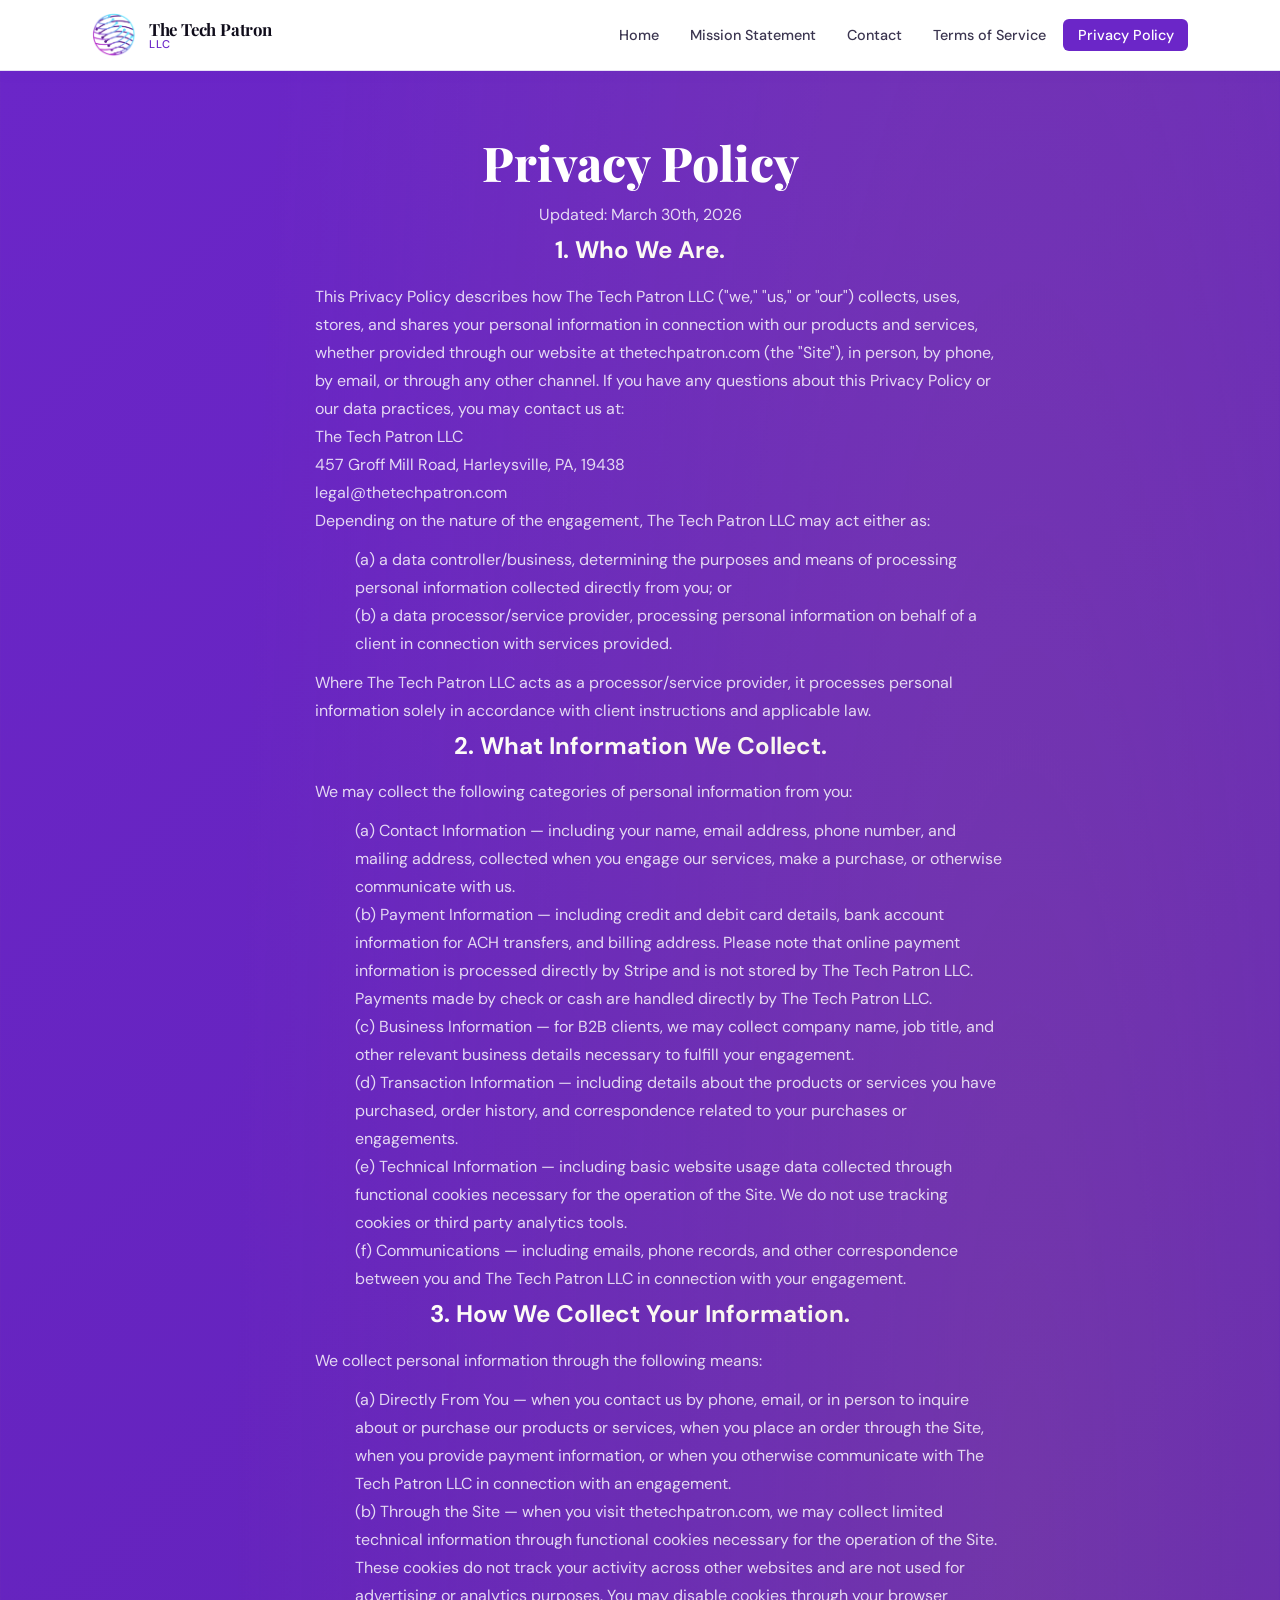
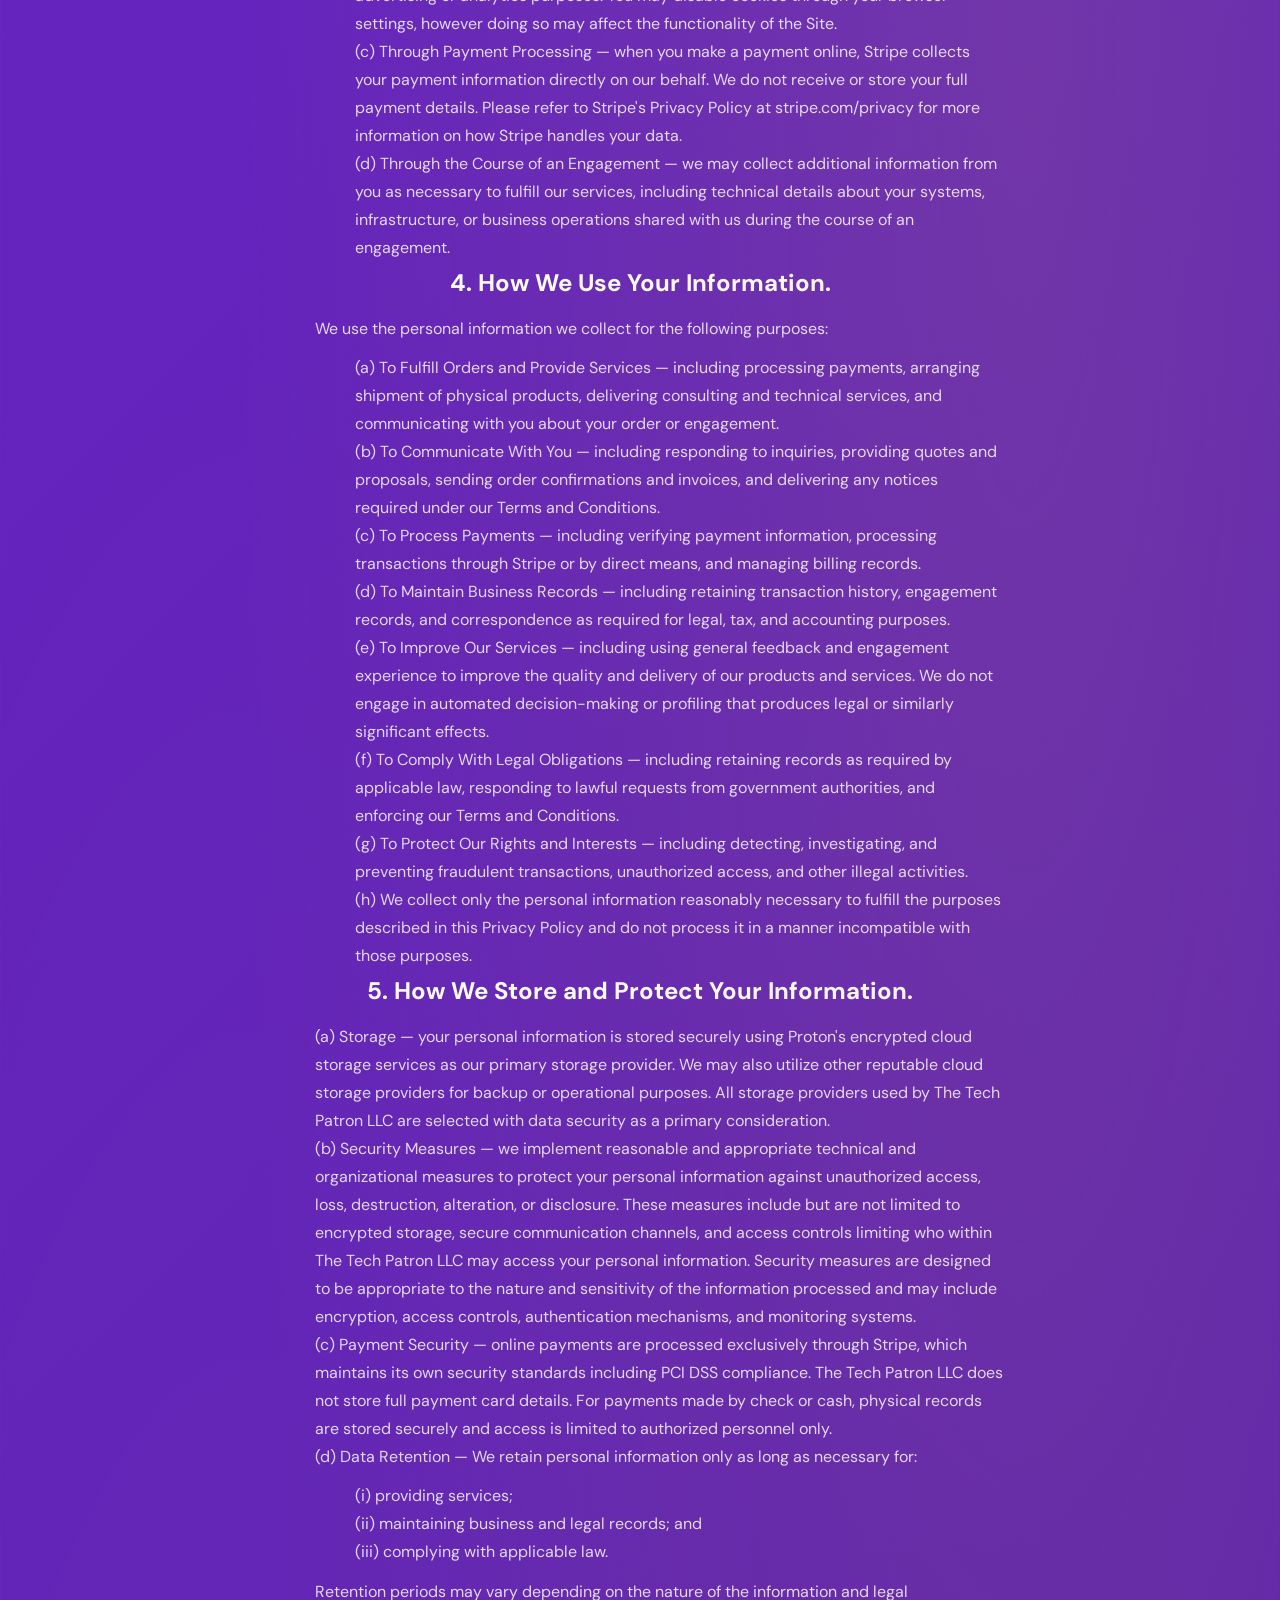
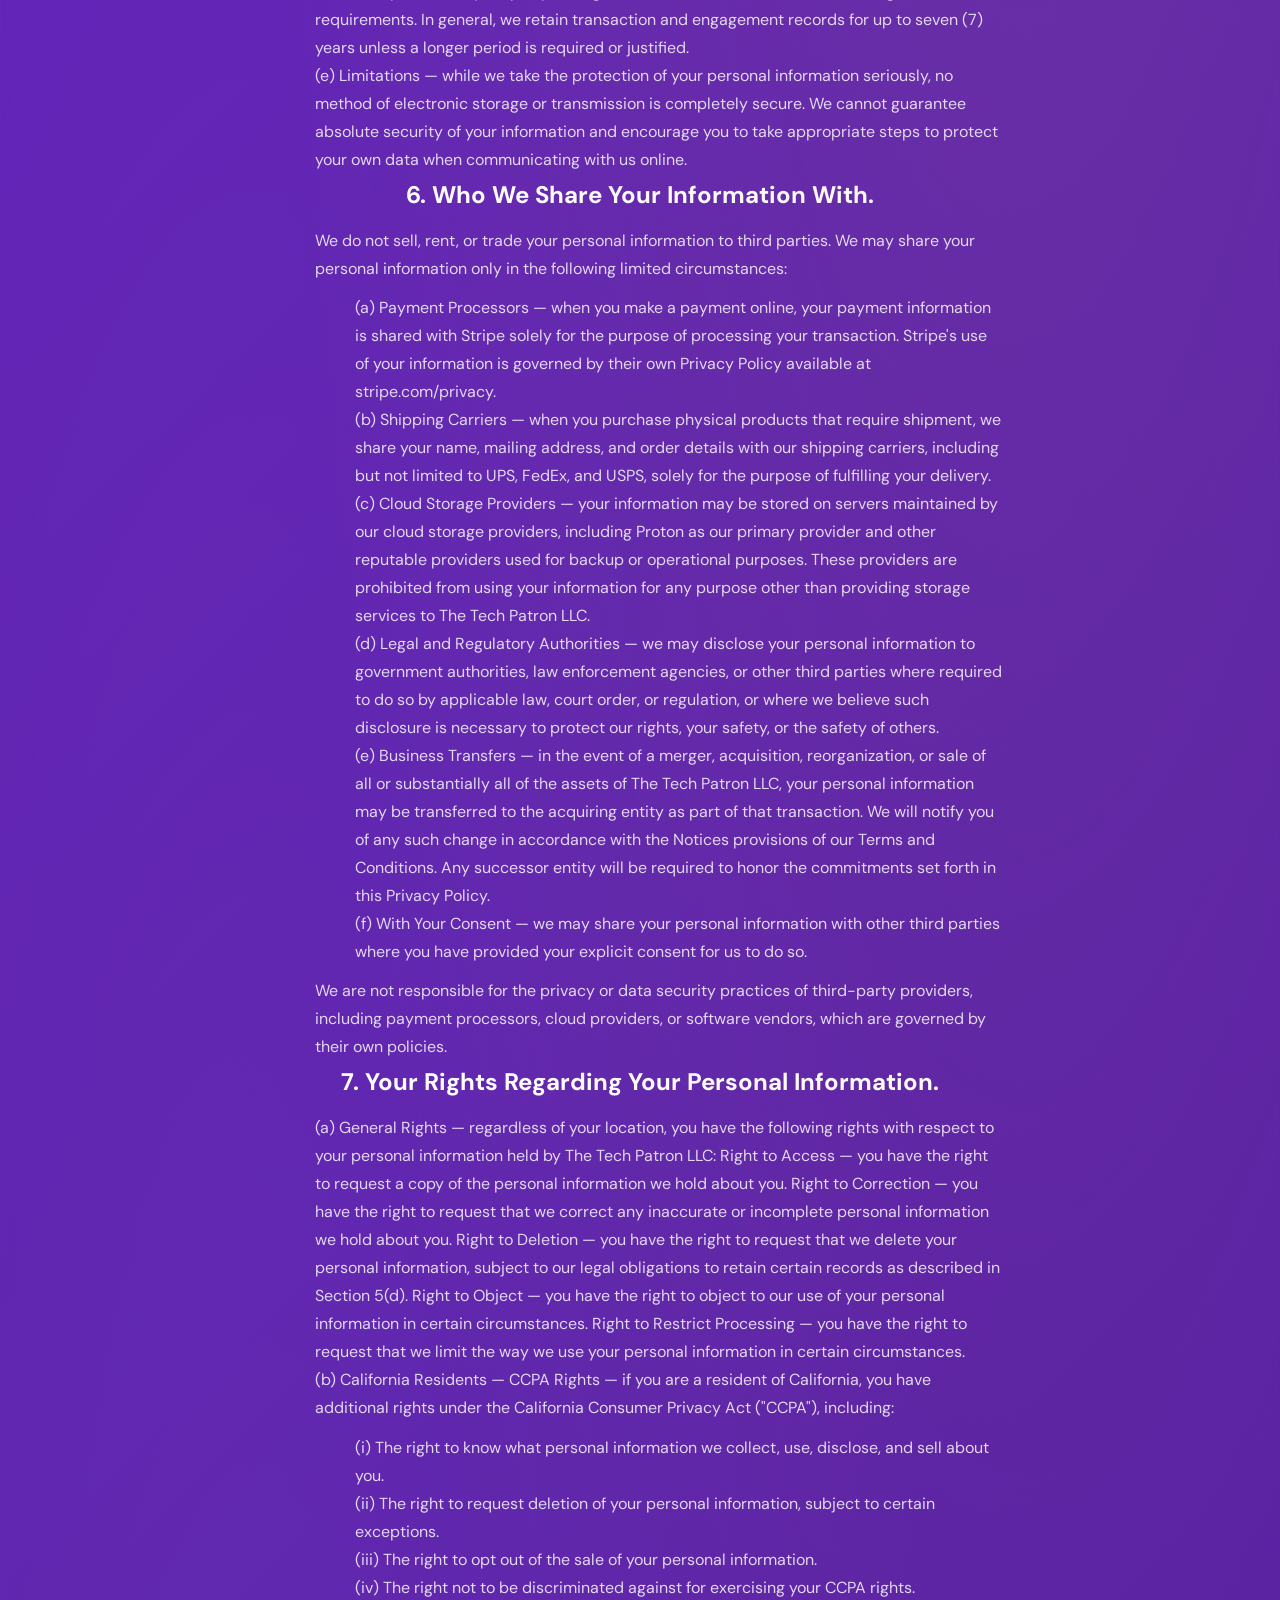
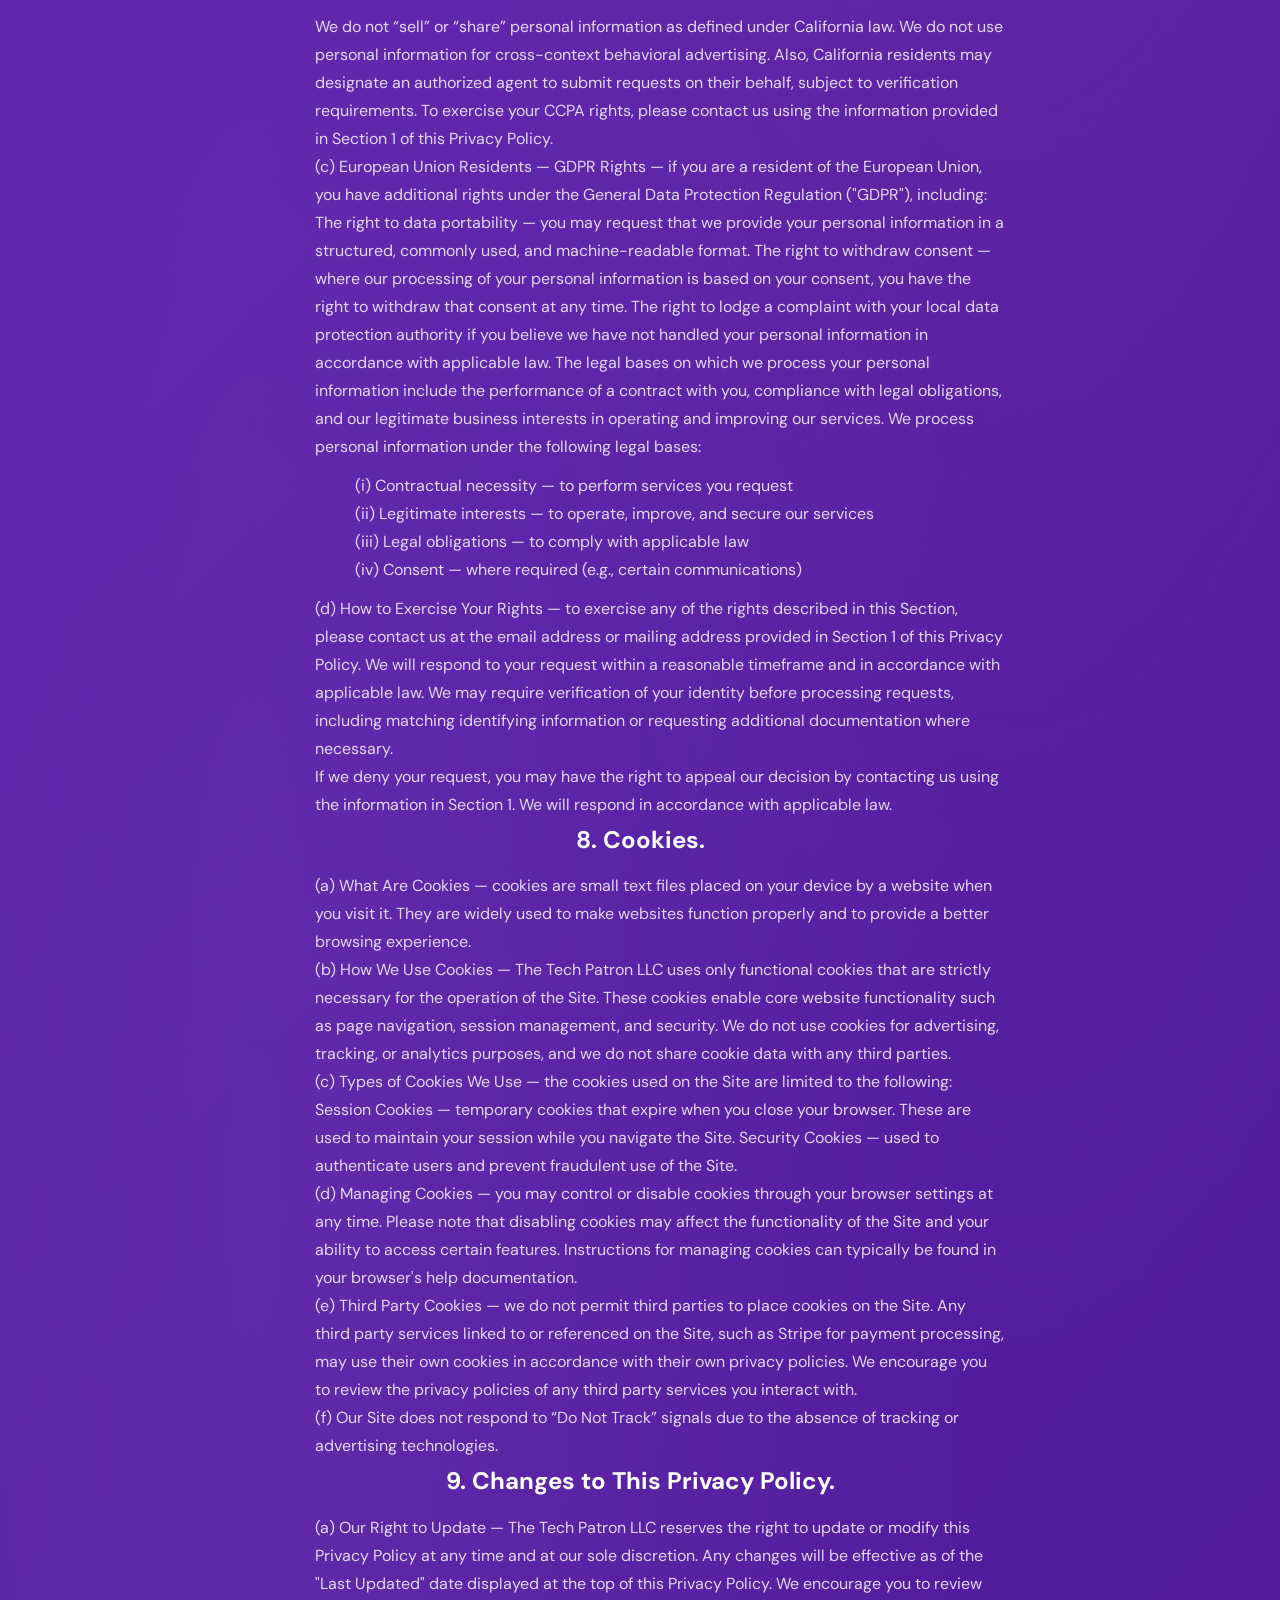
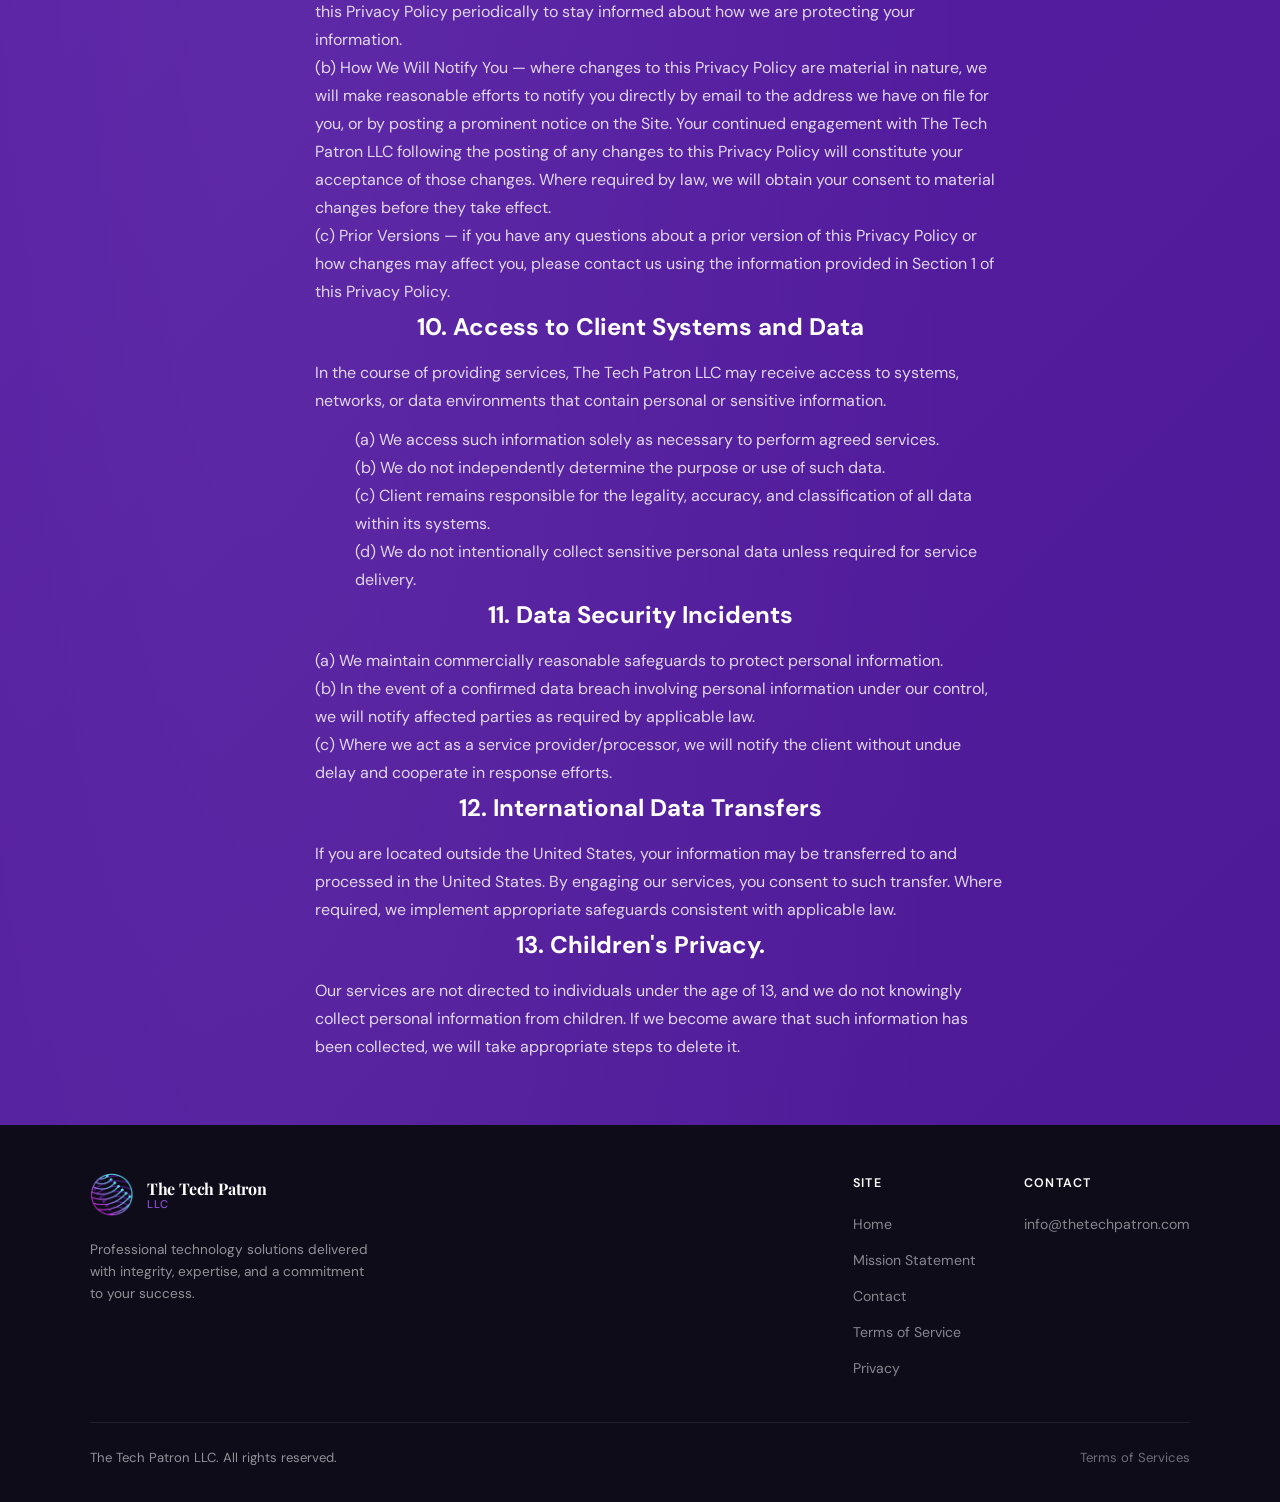
<file: privacy.html>
<!DOCTYPE html>
<html lang="en">
<head>
  <meta charset="UTF-8">
  <meta name="viewport" content="width=device-width, initial-scale=1.0">
  <title>Terms of Services — The Tech Patron LLC</title>
  <link rel="icon" type="image/png" href="favicon.png">
  <link rel="stylesheet" href="style.css">
</head>
<body>

<header>
  <div class="header-inner">
    <a href="index.html" class="brand">
    <img src="logo.png" alt="The Tech Patron LLC" class="brand-logo-img">
      <div class="brand-text">
        <span class="brand-name">The Tech Patron</span>
        <span class="brand-tagline">LLC</span>
      </div>
    </a>

    <button class="nav-toggle" onclick="document.querySelector('nav').classList.toggle('open')" aria-label="Toggle menu">&#9776;</button>

    <nav>
      <ul>
        <li><a href="index.html">Home</a></li>
        <li><a href="mission.html">Mission Statement</a></li>
        <li><a href="contact.html">Contact</a></li>
        <li><a href="terms.html">Terms of Service</a></li>
        <li><a href="privacy.html" class="active">Privacy Policy</a></li>
      </ul>
    </nav>
  </div>
</header>

<div class="page-hero">
  
  <h1>Privacy Policy</h1>
  <p>Updated: March 30th, 2026</p>

  <div class="legal-format">
  <h2>1. Who We Are.</h2>
    <p class="single-indent">This Privacy Policy describes how The Tech Patron LLC ("we," "us," or "our") collects, uses, stores, and shares your personal information in connection with our products and services, whether provided through our website at thetechpatron.com (the "Site"), in person, by phone, by email, or through any other channel. If you have any questions about this Privacy Policy or our data practices, you may contact us at: <br>The Tech Patron LLC<br>457 Groff Mill Road, Harleysville, PA, 19438<br>legal@thetechpatron.com<br>Depending on the nature of the engagement, The Tech Patron LLC may act either as:</p>
      <p class="double-indent">(a) a data controller/business, determining the purposes and means of processing personal information collected directly from you; or<br>(b) a data processor/service provider, processing personal information on behalf of a client in connection with services provided.</p>
    <p class="single-indent">Where The Tech Patron LLC acts as a processor/service provider, it processes personal information solely in accordance with client instructions and applicable law.</p>
  
  <h2>2. What Information We Collect.</h2>
    <p class="single-indent">We may collect the following categories of personal information from you:</p>
      <p class="double-indent">(a) Contact Information — including your name, email address, phone number, and mailing address, collected when you engage our services, make a purchase, or otherwise communicate with us.<br>(b) Payment Information — including credit and debit card details, bank account information for ACH transfers, and billing address. Please note that online payment information is processed directly by Stripe and is not stored by The Tech Patron LLC. Payments made by check or cash are handled directly by The Tech Patron LLC.<br>(c) Business Information — for B2B clients, we may collect company name, job title, and other relevant business details necessary to fulfill your engagement.<br>(d) Transaction Information — including details about the products or services you have purchased, order history, and correspondence related to your purchases or engagements.<br>(e) Technical Information — including basic website usage data collected through functional cookies necessary for the operation of the Site. We do not use tracking cookies or third party analytics tools.<br>(f) Communications — including emails, phone records, and other correspondence between you and The Tech Patron LLC in connection with your engagement.</p>
  
  <h2>3. How We Collect Your Information.</h2>
    <p class="single-indent">We collect personal information through the following means:</p>
      <p class="double-indent">(a) Directly From You — when you contact us by phone, email, or in person to inquire about or purchase our products or services, when you place an order through the Site, when you provide payment information, or when you otherwise communicate with The Tech Patron LLC in connection with an engagement.<br>(b) Through the Site — when you visit thetechpatron.com, we may collect limited technical information through functional cookies necessary for the operation of the Site. These cookies do not track your activity across other websites and are not used for advertising or analytics purposes. You may disable cookies through your browser settings, however doing so may affect the functionality of the Site.<br>(c) Through Payment Processing — when you make a payment online, Stripe collects your payment information directly on our behalf. We do not receive or store your full payment details. Please refer to Stripe's Privacy Policy at stripe.com/privacy for more information on how Stripe handles your data.<br>(d) Through the Course of an Engagement — we may collect additional information from you as necessary to fulfill our services, including technical details about your systems, infrastructure, or business operations shared with us during the course of an engagement.</p>
  
  <h2>4. How We Use Your Information.</h2>
    <p class="single-indent">We use the personal information we collect for the following purposes:</p>
      <p class="double-indent">(a) To Fulfill Orders and Provide Services — including processing payments, arranging shipment of physical products, delivering consulting and technical services, and communicating with you about your order or engagement.<br>(b) To Communicate With You — including responding to inquiries, providing quotes and proposals, sending order confirmations and invoices, and delivering any notices required under our Terms and Conditions.<br>(c) To Process Payments — including verifying payment information, processing transactions through Stripe or by direct means, and managing billing records.<br>(d) To Maintain Business Records — including retaining transaction history, engagement records, and correspondence as required for legal, tax, and accounting purposes.<br>(e) To Improve Our Services — including using general feedback and engagement experience to improve the quality and delivery of our products and services. We do not engage in automated decision-making or profiling that produces legal or similarly significant effects.<br>(f) To Comply With Legal Obligations — including retaining records as required by applicable law, responding to lawful requests from government authorities, and enforcing our Terms and Conditions.<br>(g) To Protect Our Rights and Interests — including detecting, investigating, and preventing fraudulent transactions, unauthorized access, and other illegal activities.<br>(h) We collect only the personal information reasonably necessary to fulfill the purposes described in this Privacy Policy and do not process it in a manner incompatible with those purposes.</p>
  
  <h2>5. How We Store and Protect Your Information.</h2>
    <p class="single-indent">(a) Storage — your personal information is stored securely using Proton's encrypted cloud storage services as our primary storage provider. We may also utilize other reputable cloud storage providers for backup or operational purposes. All storage providers used by The Tech Patron LLC are selected with data security as a primary consideration.<br>(b) Security Measures — we implement reasonable and appropriate technical and organizational measures to protect your personal information against unauthorized access, loss, destruction, alteration, or disclosure. These measures include but are not limited to encrypted storage, secure communication channels, and access controls limiting who within The Tech Patron LLC may access your personal information. Security measures are designed to be appropriate to the nature and sensitivity of the information processed and may include encryption, access controls, authentication mechanisms, and monitoring systems.<br>(c) Payment Security — online payments are processed exclusively through Stripe, which maintains its own security standards including PCI DSS compliance. The Tech Patron LLC does not store full payment card details. For payments made by check or cash, physical records are stored securely and access is limited to authorized personnel only.<br>(d) Data Retention — We retain personal information only as long as necessary for:</p>
      <p class="double-indent">(i) providing services;<br>(ii) maintaining business and legal records; and<br>(iii) complying with applicable law.</p>
    <p class="single-indent">Retention periods may vary depending on the nature of the information and legal requirements. In general, we retain transaction and engagement records for up to seven (7) years unless a longer period is required or justified.<br>(e) Limitations — while we take the protection of your personal information seriously, no method of electronic storage or transmission is completely secure. We cannot guarantee absolute security of your information and encourage you to take appropriate steps to protect your own data when communicating with us online.</p>
  
  <h2>6. Who We Share Your Information With.</h2>
    <p class="single-indent">We do not sell, rent, or trade your personal information to third parties. We may share your personal information only in the following limited circumstances:</p>
      <p class="double-indent">(a) Payment Processors — when you make a payment online, your payment information is shared with Stripe solely for the purpose of processing your transaction. Stripe's use of your information is governed by their own Privacy Policy available at stripe.com/privacy.<br>(b) Shipping Carriers — when you purchase physical products that require shipment, we share your name, mailing address, and order details with our shipping carriers, including but not limited to UPS, FedEx, and USPS, solely for the purpose of fulfilling your delivery.<br>(c) Cloud Storage Providers — your information may be stored on servers maintained by our cloud storage providers, including Proton as our primary provider and other reputable providers used for backup or operational purposes. These providers are prohibited from using your information for any purpose other than providing storage services to The Tech Patron LLC.<br>(d) Legal and Regulatory Authorities — we may disclose your personal information to government authorities, law enforcement agencies, or other third parties where required to do so by applicable law, court order, or regulation, or where we believe such disclosure is necessary to protect our rights, your safety, or the safety of others.<br>(e) Business Transfers — in the event of a merger, acquisition, reorganization, or sale of all or substantially all of the assets of The Tech Patron LLC, your personal information may be transferred to the acquiring entity as part of that transaction. We will notify you of any such change in accordance with the Notices provisions of our Terms and Conditions. Any successor entity will be required to honor the commitments set forth in this Privacy Policy.<br>(f) With Your Consent — we may share your personal information with other third parties where you have provided your explicit consent for us to do so.</p>
    <p class="single-indent">We are not responsible for the privacy or data security practices of third-party providers, including payment processors, cloud providers, or software vendors, which are governed by their own policies.</p>
  
  <h2>7. Your Rights Regarding Your Personal Information.</h2>
    <p class="single-indent">(a) General Rights — regardless of your location, you have the following rights with respect to your personal information held by The Tech Patron LLC: Right to Access — you have the right to request a copy of the personal information we hold about you. Right to Correction — you have the right to request that we correct any inaccurate or incomplete personal information we hold about you. Right to Deletion — you have the right to request that we delete your personal information, subject to our legal obligations to retain certain records as described in Section 5(d). Right to Object — you have the right to object to our use of your personal information in certain circumstances. Right to Restrict Processing — you have the right to request that we limit the way we use your personal information in certain circumstances.<br>(b) California Residents — CCPA Rights — if you are a resident of California, you have additional rights under the California Consumer Privacy Act ("CCPA"), including:</p>
      <p class="double-indent">(i) The right to know what personal information we collect, use, disclose, and sell about you.<br>(ii) The right to request deletion of your personal information, subject to certain exceptions.<br>(iii) The right to opt out of the sale of your personal information.<br>(iv) The right not to be discriminated against for exercising your CCPA rights.</p>
    <p class="single-indent">We do not “sell” or “share” personal information as defined under California law. We do not use personal information for cross-context behavioral advertising. Also, California residents may designate an authorized agent to submit requests on their behalf, subject to verification requirements. To exercise your CCPA rights, please contact us using the information provided in Section 1 of this Privacy Policy.<br>(c) European Union Residents — GDPR Rights — if you are a resident of the European Union, you have additional rights under the General Data Protection Regulation ("GDPR"), including: The right to data portability — you may request that we provide your personal information in a structured, commonly used, and machine-readable format. The right to withdraw consent — where our processing of your personal information is based on your consent, you have the right to withdraw that consent at any time. The right to lodge a complaint with your local data protection authority if you believe we have not handled your personal information in accordance with applicable law. The legal bases on which we process your personal information include the performance of a contract with you, compliance with legal obligations, and our legitimate business interests in operating and improving our services. We process personal information under the following legal bases:</p>
      <p class="double-indent">(i) Contractual necessity — to perform services you request<br>(ii) Legitimate interests — to operate, improve, and secure our services<br>(iii) Legal obligations — to comply with applicable law<br>(iv) Consent — where required (e.g., certain communications)</p>
    <p class="single-indent">(d) How to Exercise Your Rights — to exercise any of the rights described in this Section, please contact us at the email address or mailing address provided in Section 1 of this Privacy Policy. We will respond to your request within a reasonable timeframe and in accordance with applicable law. We may require verification of your identity before processing requests, including matching identifying information or requesting additional documentation where necessary.<br>If we deny your request, you may have the right to appeal our decision by contacting us using the information in Section 1. We will respond in accordance with applicable law.</p>
  
  <h2>8. Cookies.</h2>
    <p class="single-indent">(a) What Are Cookies — cookies are small text files placed on your device by a website when you visit it. They are widely used to make websites function properly and to provide a better browsing experience.<br>(b) How We Use Cookies — The Tech Patron LLC uses only functional cookies that are strictly necessary for the operation of the Site. These cookies enable core website functionality such as page navigation, session management, and security. We do not use cookies for advertising, tracking, or analytics purposes, and we do not share cookie data with any third parties.<br>(c) Types of Cookies We Use — the cookies used on the Site are limited to the following: Session Cookies — temporary cookies that expire when you close your browser. These are used to maintain your session while you navigate the Site. Security Cookies — used to authenticate users and prevent fraudulent use of the Site.<br>(d) Managing Cookies — you may control or disable cookies through your browser settings at any time. Please note that disabling cookies may affect the functionality of the Site and your ability to access certain features. Instructions for managing cookies can typically be found in your browser's help documentation.<br>(e) Third Party Cookies — we do not permit third parties to place cookies on the Site. Any third party services linked to or referenced on the Site, such as Stripe for payment processing, may use their own cookies in accordance with their own privacy policies. We encourage you to review the privacy policies of any third party services you interact with.<br>(f) Our Site does not respond to “Do Not Track” signals due to the absence of tracking or advertising technologies.</p>
  
  <h2>9. Changes to This Privacy Policy.</h2>
    <p class="single-indent">(a) Our Right to Update — The Tech Patron LLC reserves the right to update or modify this Privacy Policy at any time and at our sole discretion. Any changes will be effective as of the "Last Updated" date displayed at the top of this Privacy Policy. We encourage you to review this Privacy Policy periodically to stay informed about how we are protecting your information.<br>(b) How We Will Notify You — where changes to this Privacy Policy are material in nature, we will make reasonable efforts to notify you directly by email to the address we have on file for you, or by posting a prominent notice on the Site. Your continued engagement with The Tech Patron LLC following the posting of any changes to this Privacy Policy will constitute your acceptance of those changes. Where required by law, we will obtain your consent to material changes before they take effect.<br>(c) Prior Versions — if you have any questions about a prior version of this Privacy Policy or how changes may affect you, please contact us using the information provided in Section 1 of this Privacy Policy.</p>

  <h2>10. Access to Client Systems and Data</h2>
    <p class="single-indent">In the course of providing services, The Tech Patron LLC may receive access to systems, networks, or data environments that contain personal or sensitive information.</p>
      <p class="double-indent">(a) We access such information solely as necessary to perform agreed services.<br>(b) We do not independently determine the purpose or use of such data.<br>(c) Client remains responsible for the legality, accuracy, and classification of all data within its systems.<br>(d) We do not intentionally collect sensitive personal data unless required for service delivery.</p>

  <h2>11. Data Security Incidents</h2>
    <p class="single-indent">(a) We maintain commercially reasonable safeguards to protect personal information.<br>(b) In the event of a confirmed data breach involving personal information under our control, we will notify affected parties as required by applicable law.<br>(c) Where we act as a service provider/processor, we will notify the client without undue delay and cooperate in response efforts.</p>
  
  <h2>12. International Data Transfers</h2>
    <p class="single-indent">If you are located outside the United States, your information may be transferred to and processed in the United States. By engaging our services, you consent to such transfer. Where required, we implement appropriate safeguards consistent with applicable law.</p>
  
  <h2>13. Children's Privacy.</h2>
    <p class="single-indent">Our services are not directed to individuals under the age of 13, and we do not knowingly collect personal information from children. If we become aware that such information has been collected, we will take appropriate steps to delete it.</p>
  </div>
</div>

<footer>
  <div class="footer-inner">
    <div class="footer-top">
      <div class="footer-brand">
        <a href="index.html" class="brand" style="margin-bottom:0.6rem;display:inline-flex;">
        <img src="logo.png" alt="The Tech Patron LLC" class="brand-logo-img">
          <div class="brand-text">
            <span class="brand-name">The Tech Patron</span>
            <span class="brand-tagline">LLC</span>
          </div>
        </a>
        <p>Professional technology solutions delivered with integrity, expertise, and a commitment to your success.</p>
      </div>

      <div class="footer-nav">
        <div class="footer-nav-col">
          <h4>Site</h4>
          <ul>
            <li><a href="index.html">Home</a></li>
            <li><a href="mission.html">Mission Statement</a></li>
            <li><a href="contact.html">Contact</a></li>
            <li><a href="terms.html">Terms of Service</a></li>
            <li><a href="privacy.html" class="active">Privacy</a></li>
          </ul>
        </div>
        <div class="footer-nav-col">
          <h4>Contact</h4>
          <ul>
            <li><a href="mailto:info@thetechpatron.com">info@thetechpatron.com</a></li>
          </ul>
        </div>
      </div>
    </div>

    <div class="footer-bottom">
      <span>The Tech Patron LLC. All rights reserved.</span>
      <a href="terms.html" style="color:rgba(255,255,255,0.4);font-size:0.82rem;">Terms of Services</a>
    </div>
  </div>
</footer>

</body>
</html>
</file>
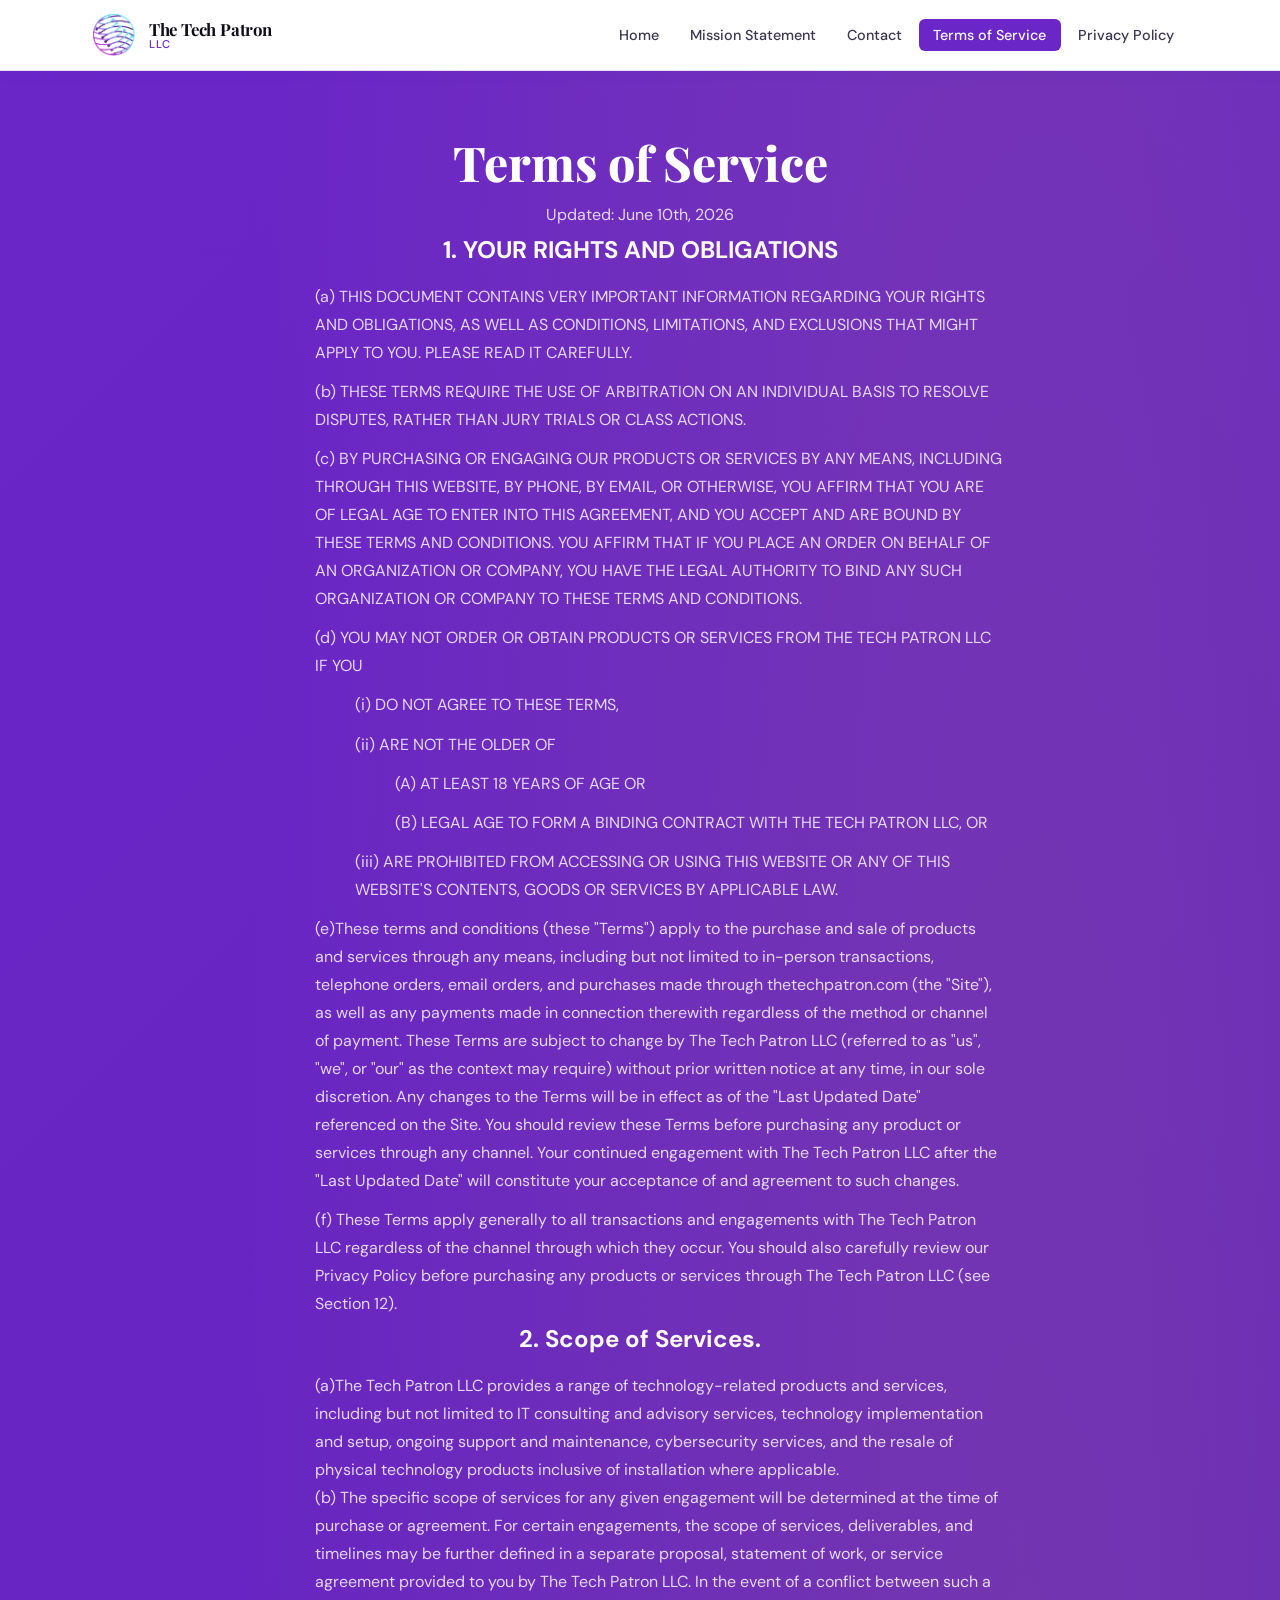
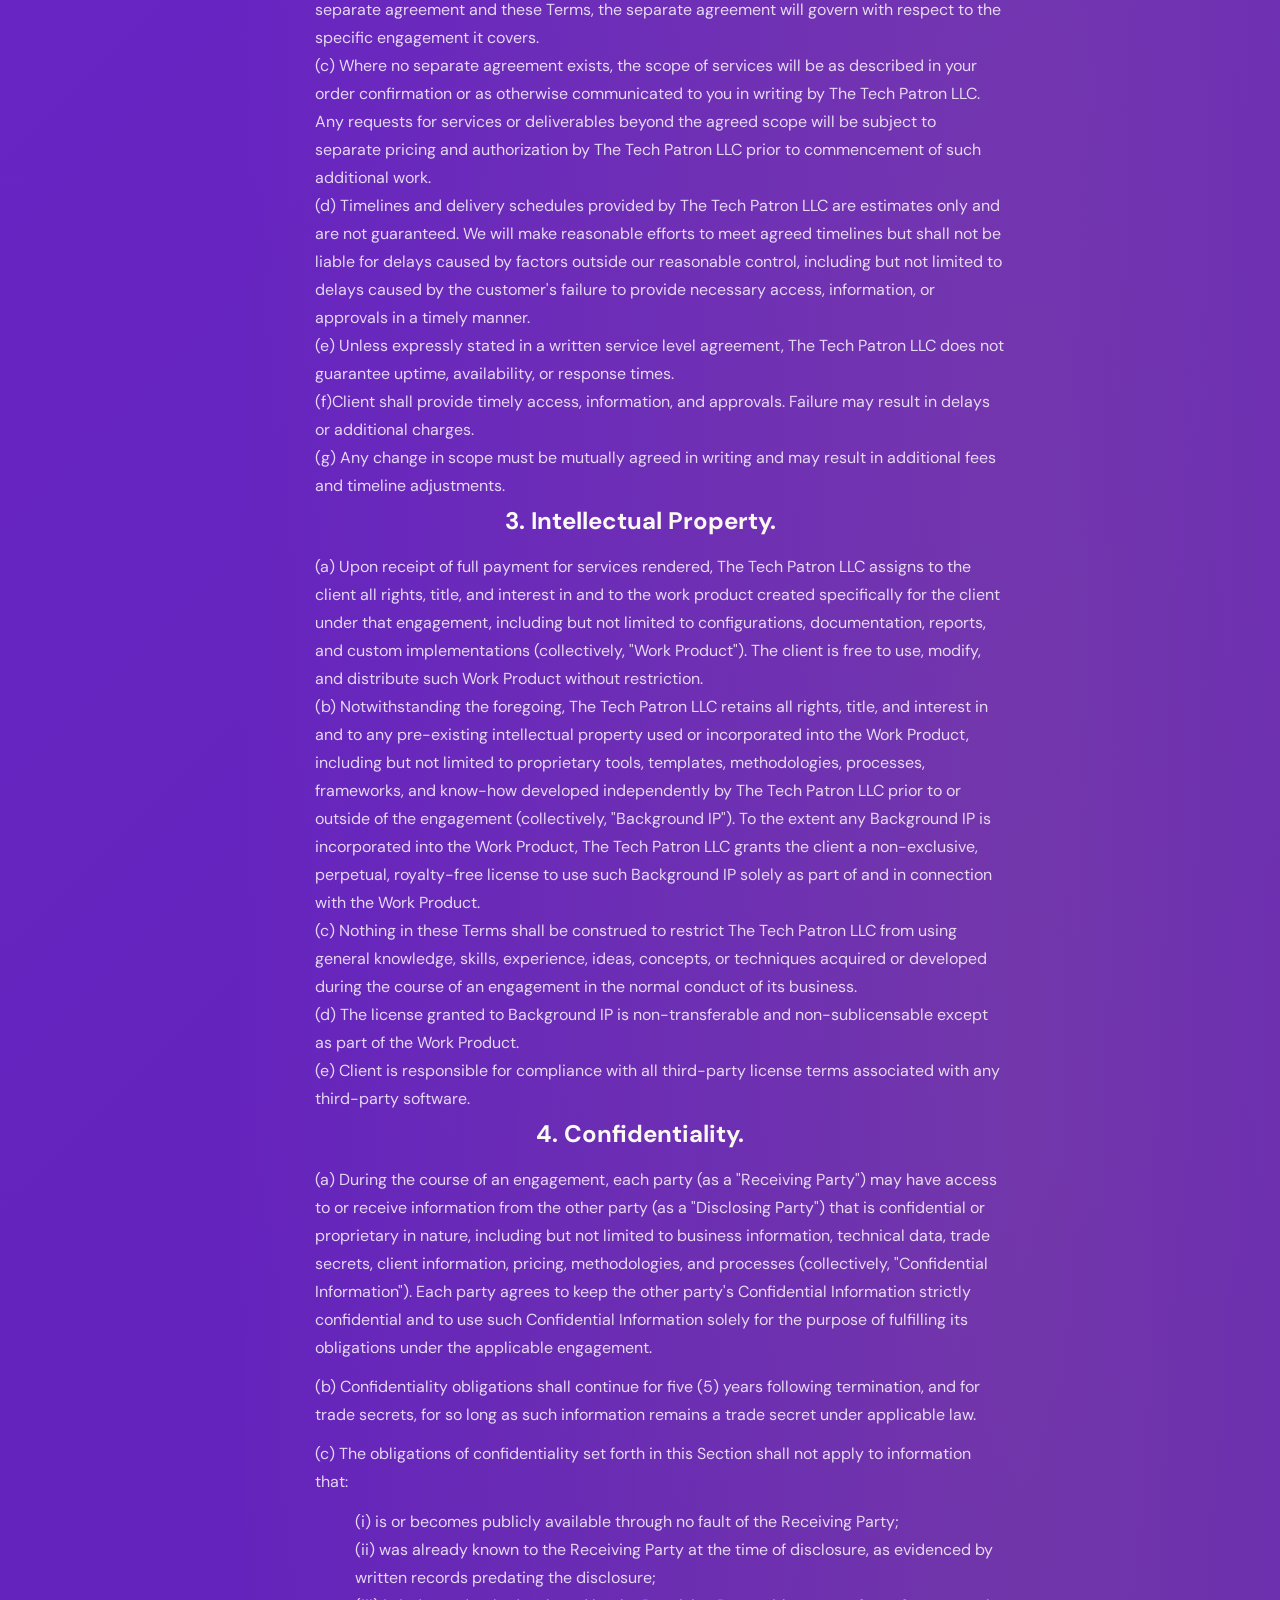
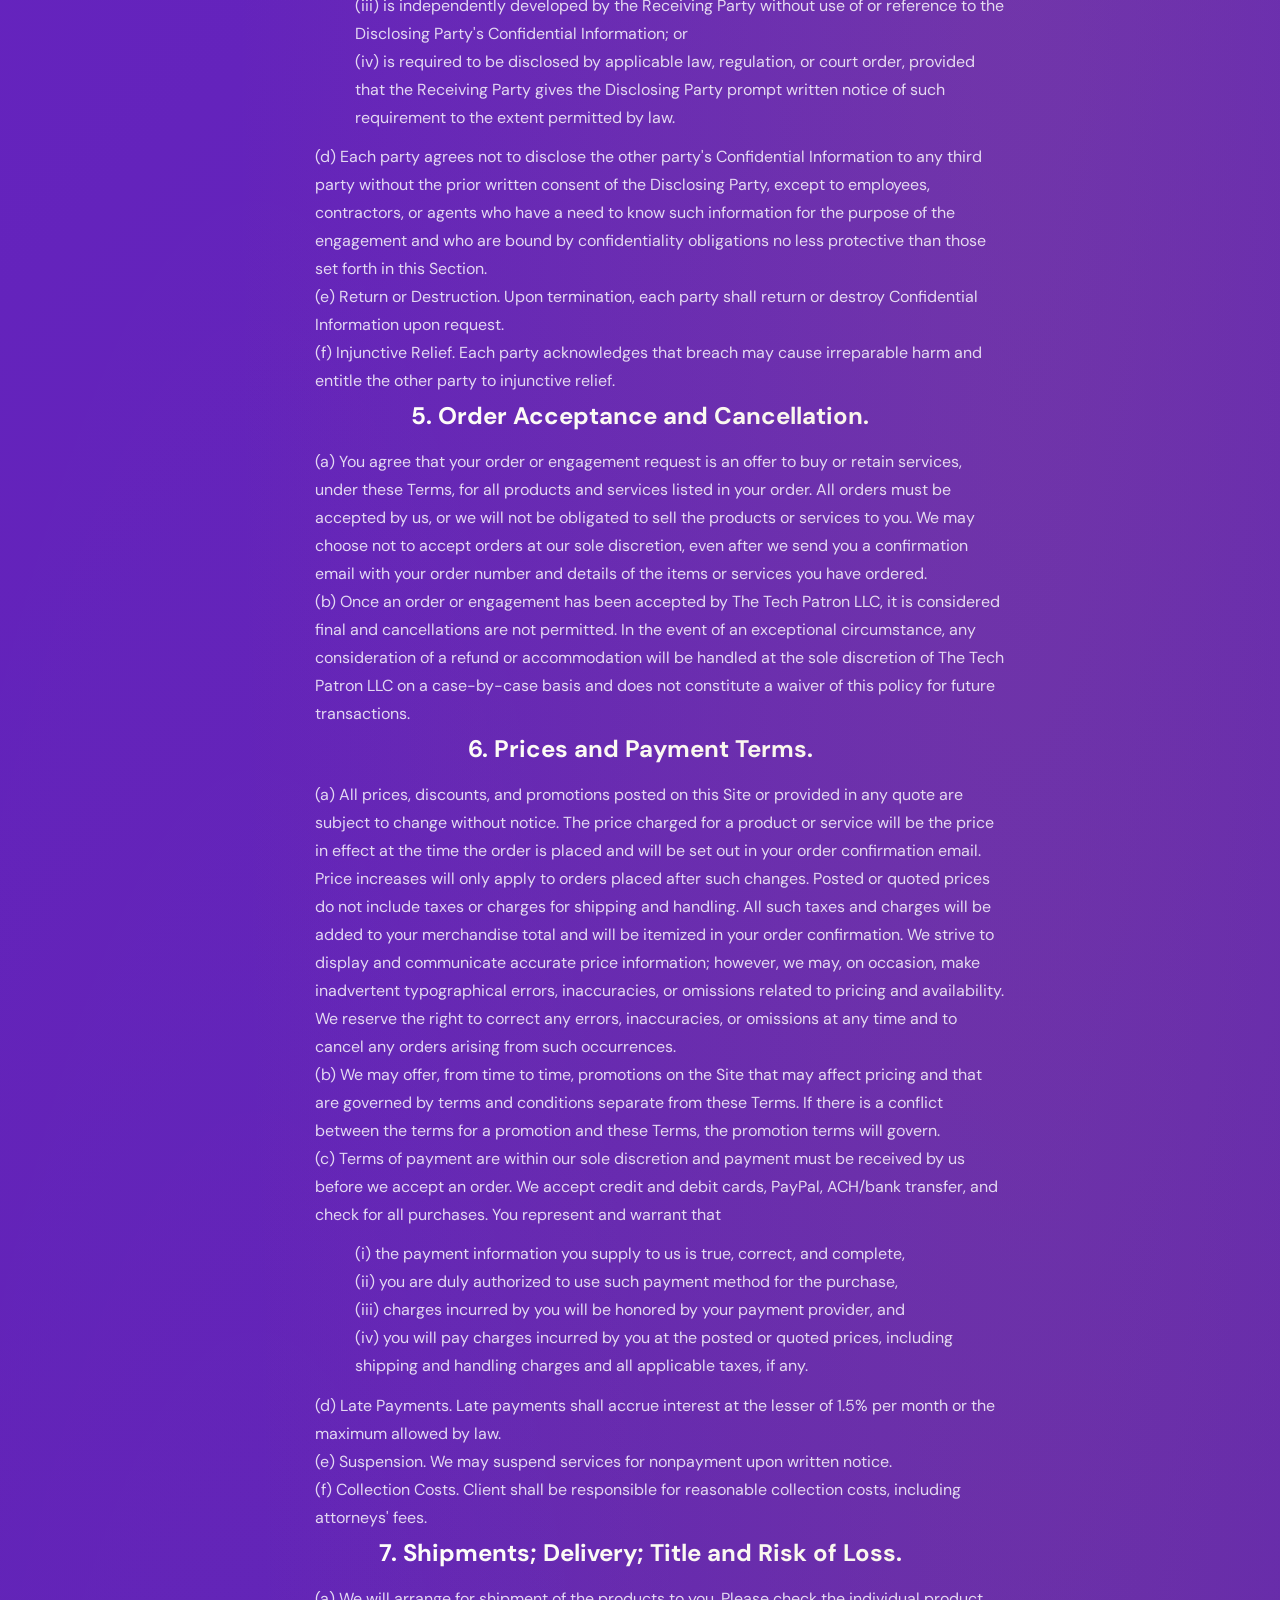
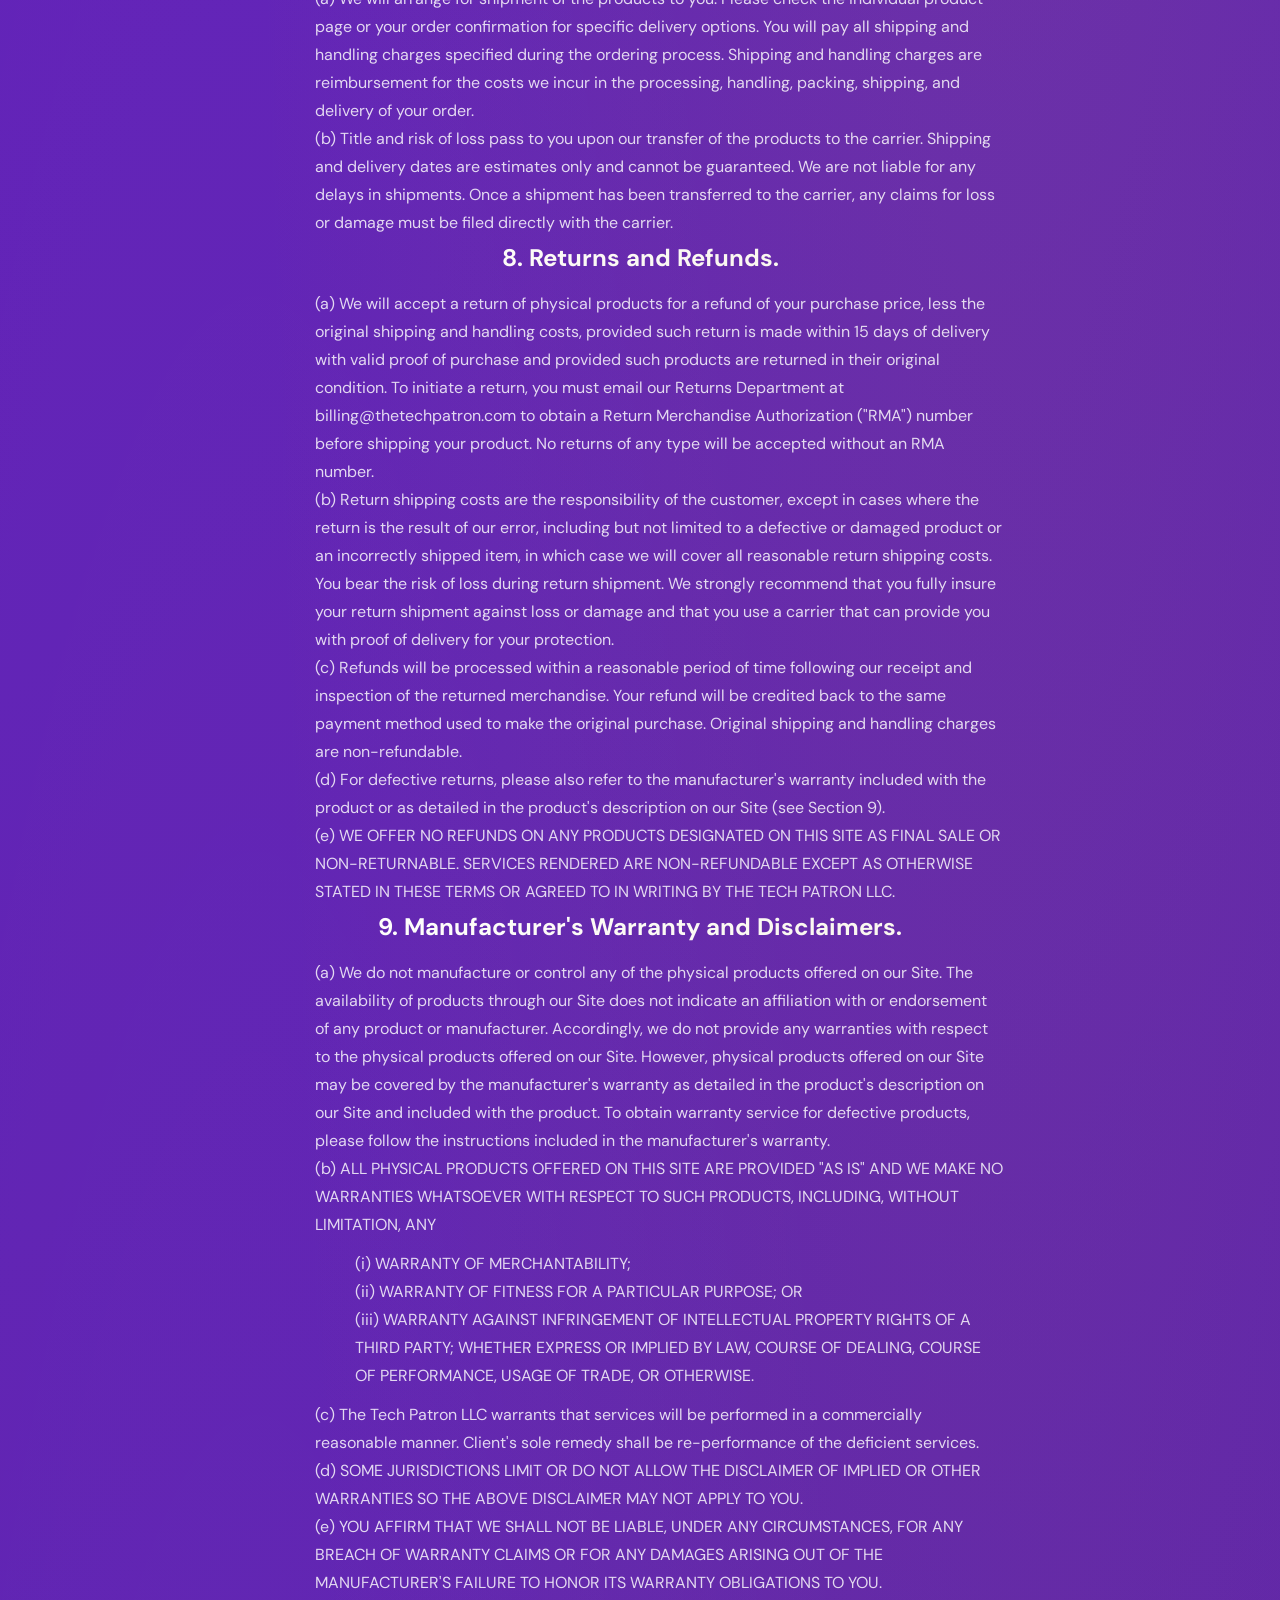
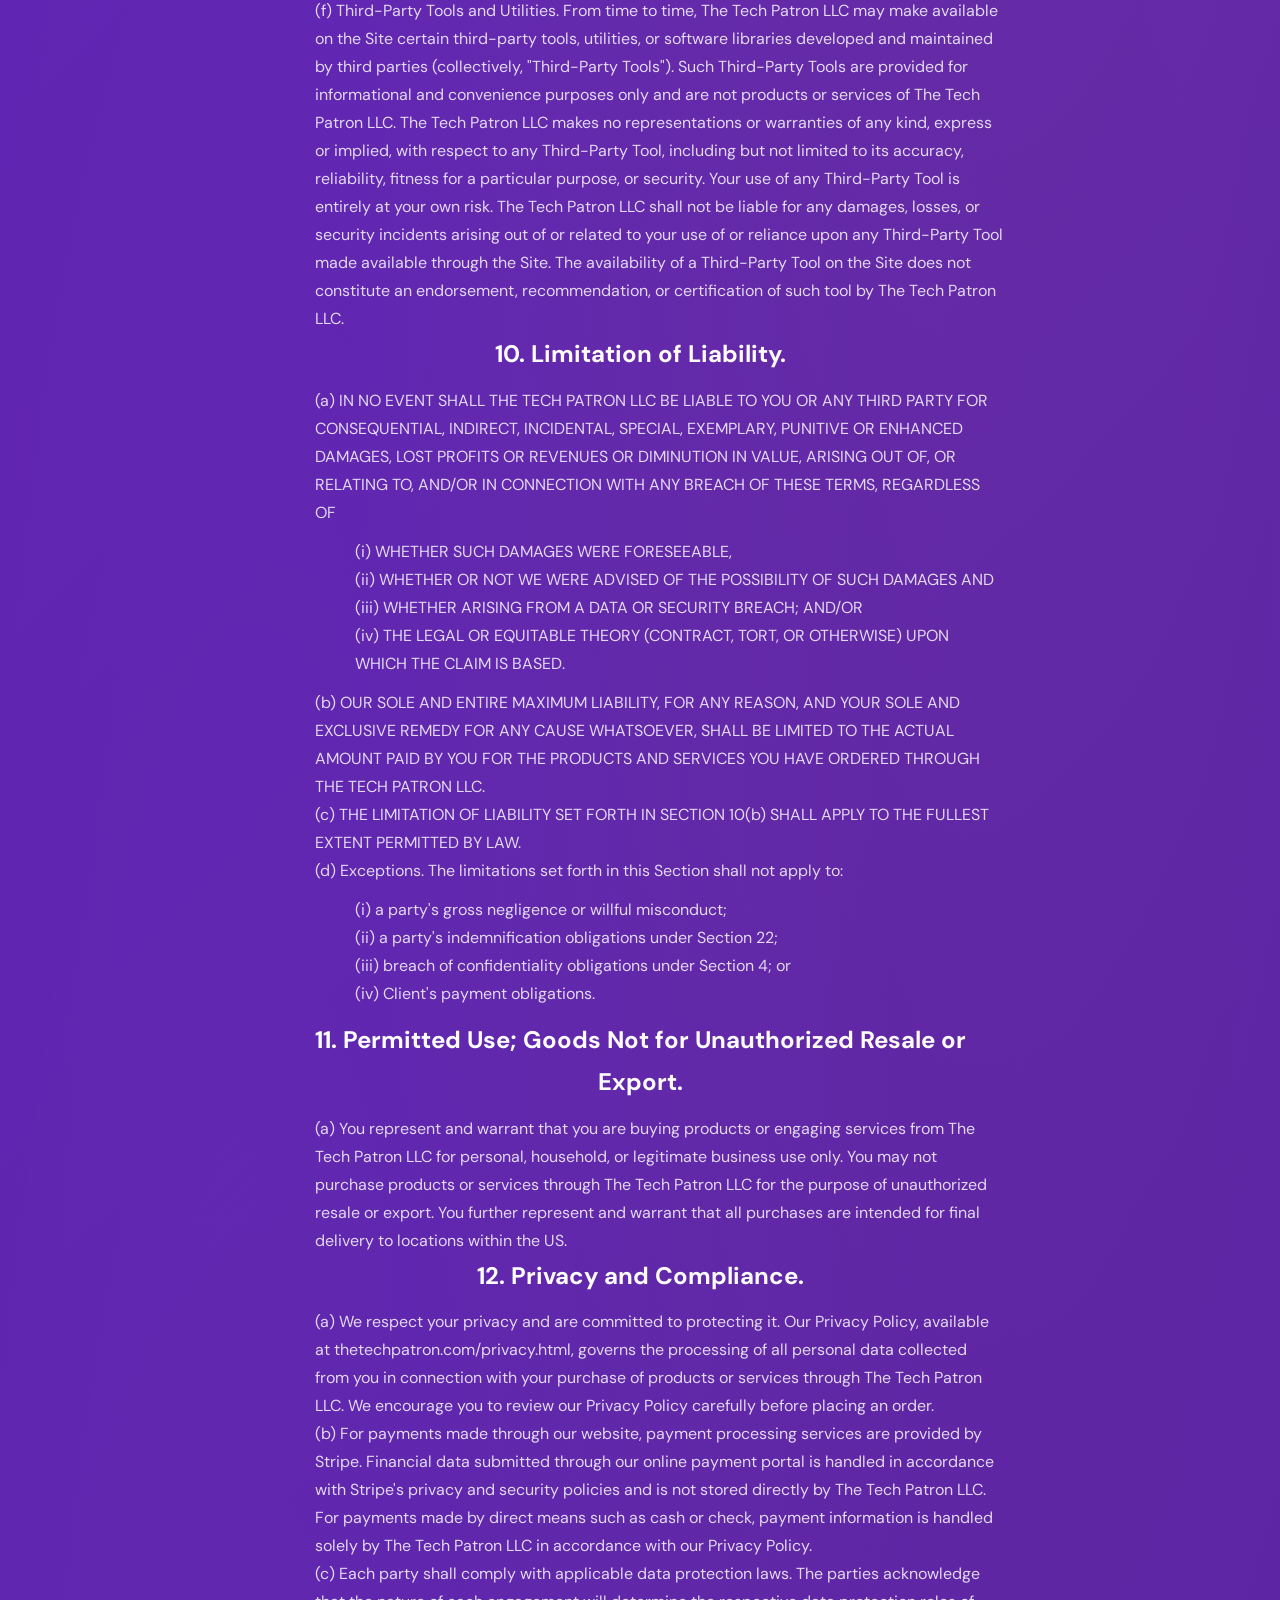
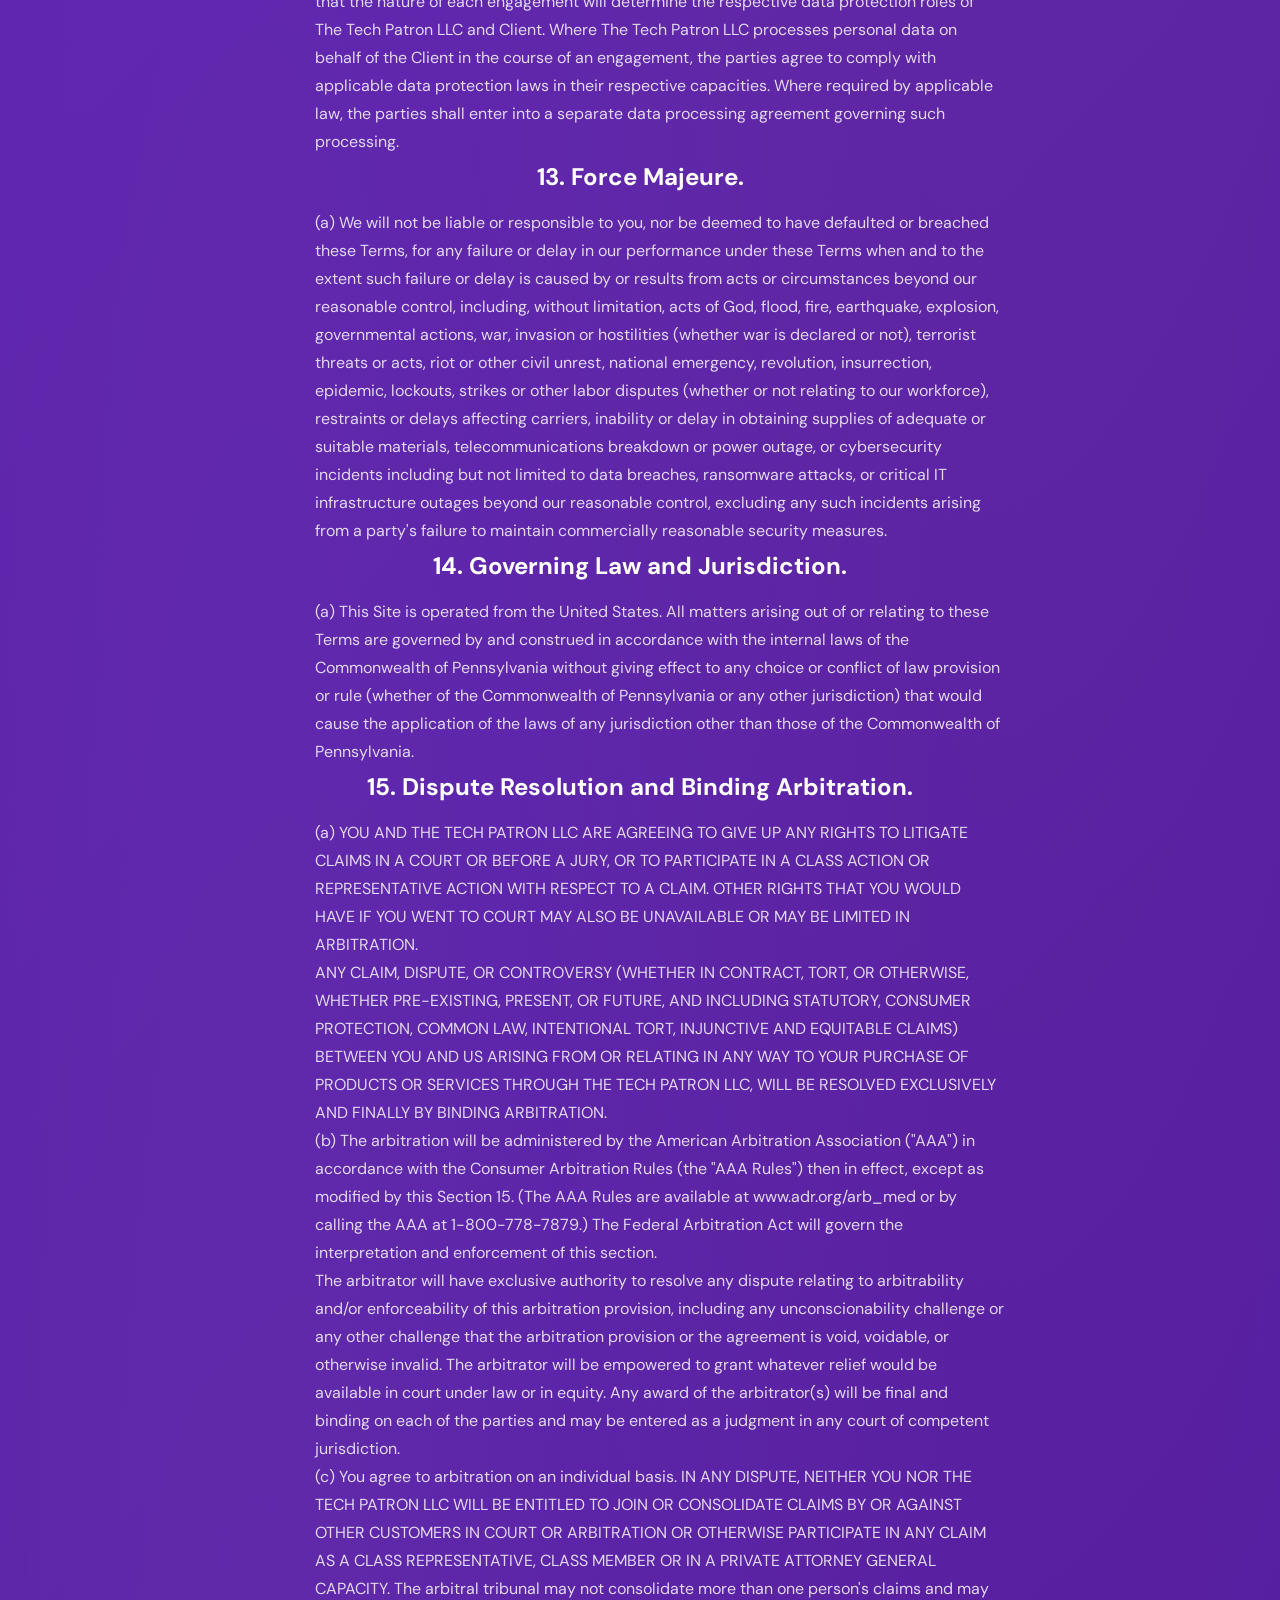
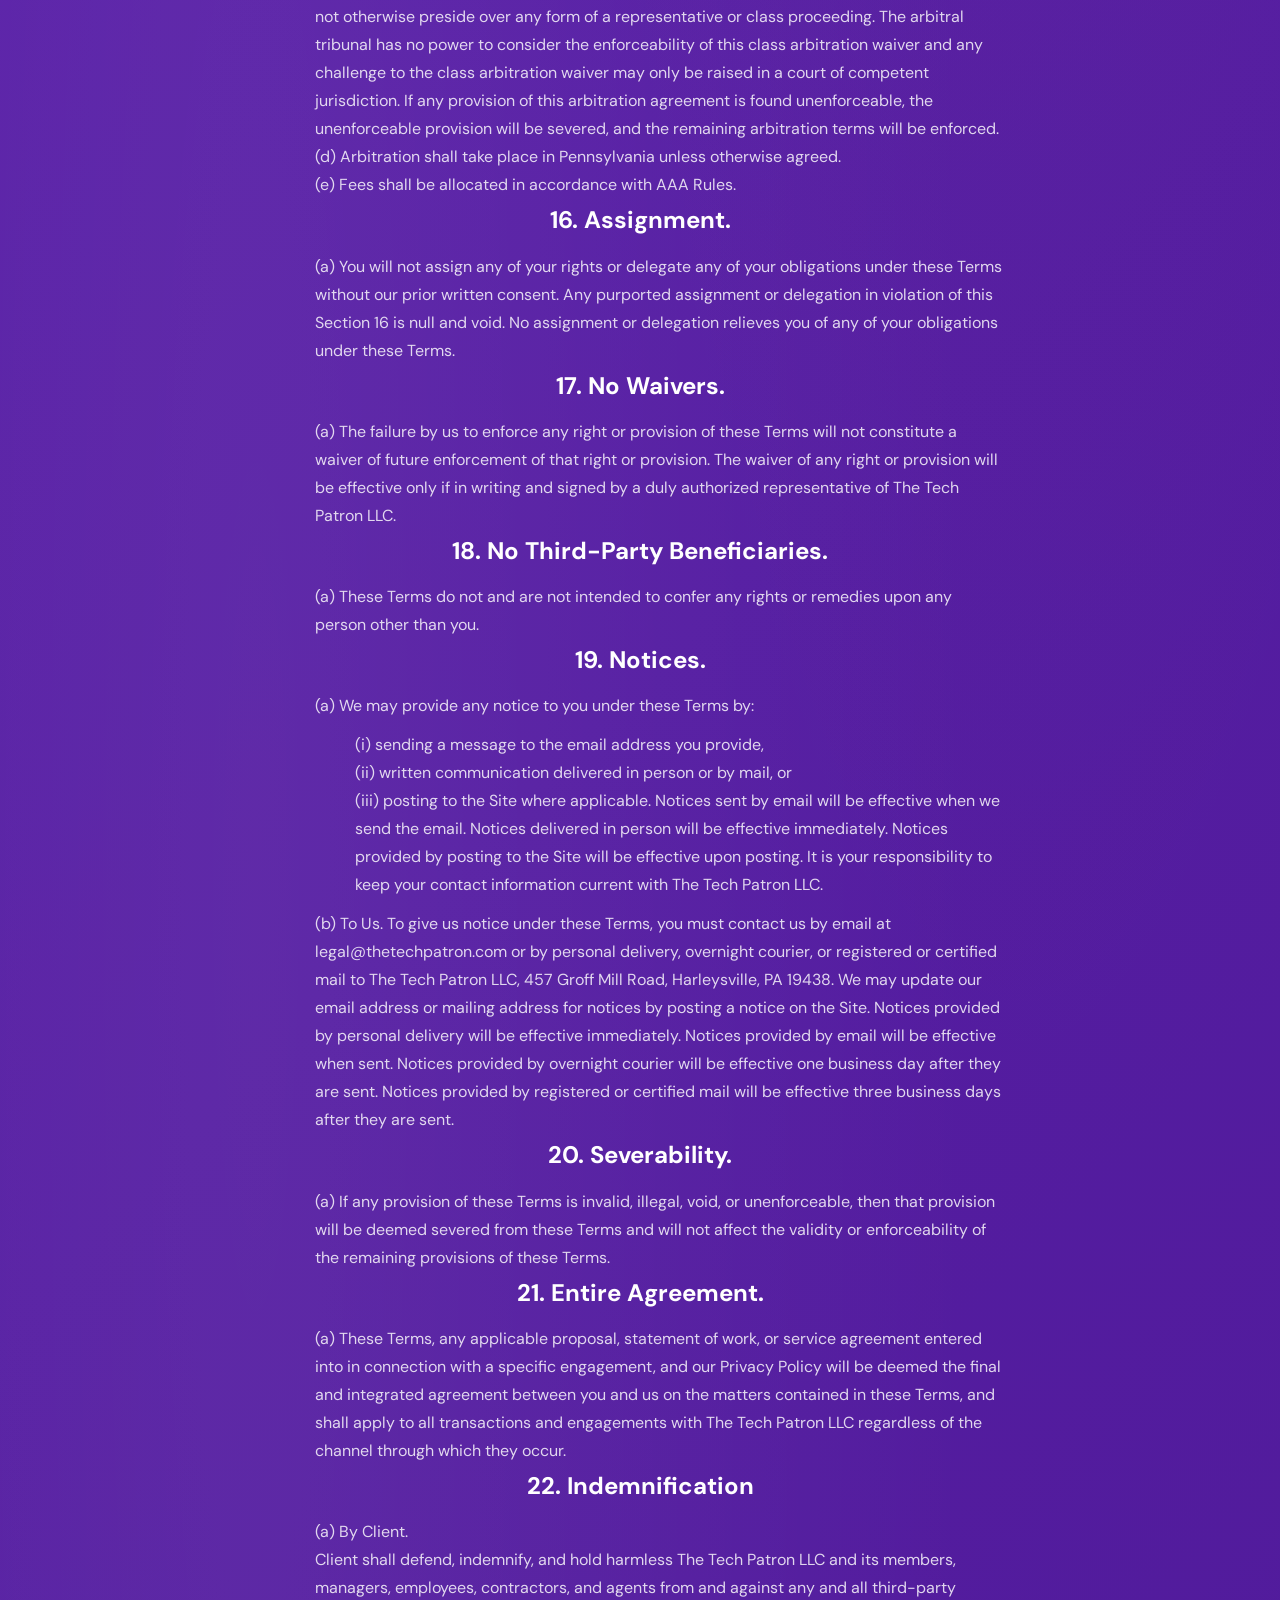
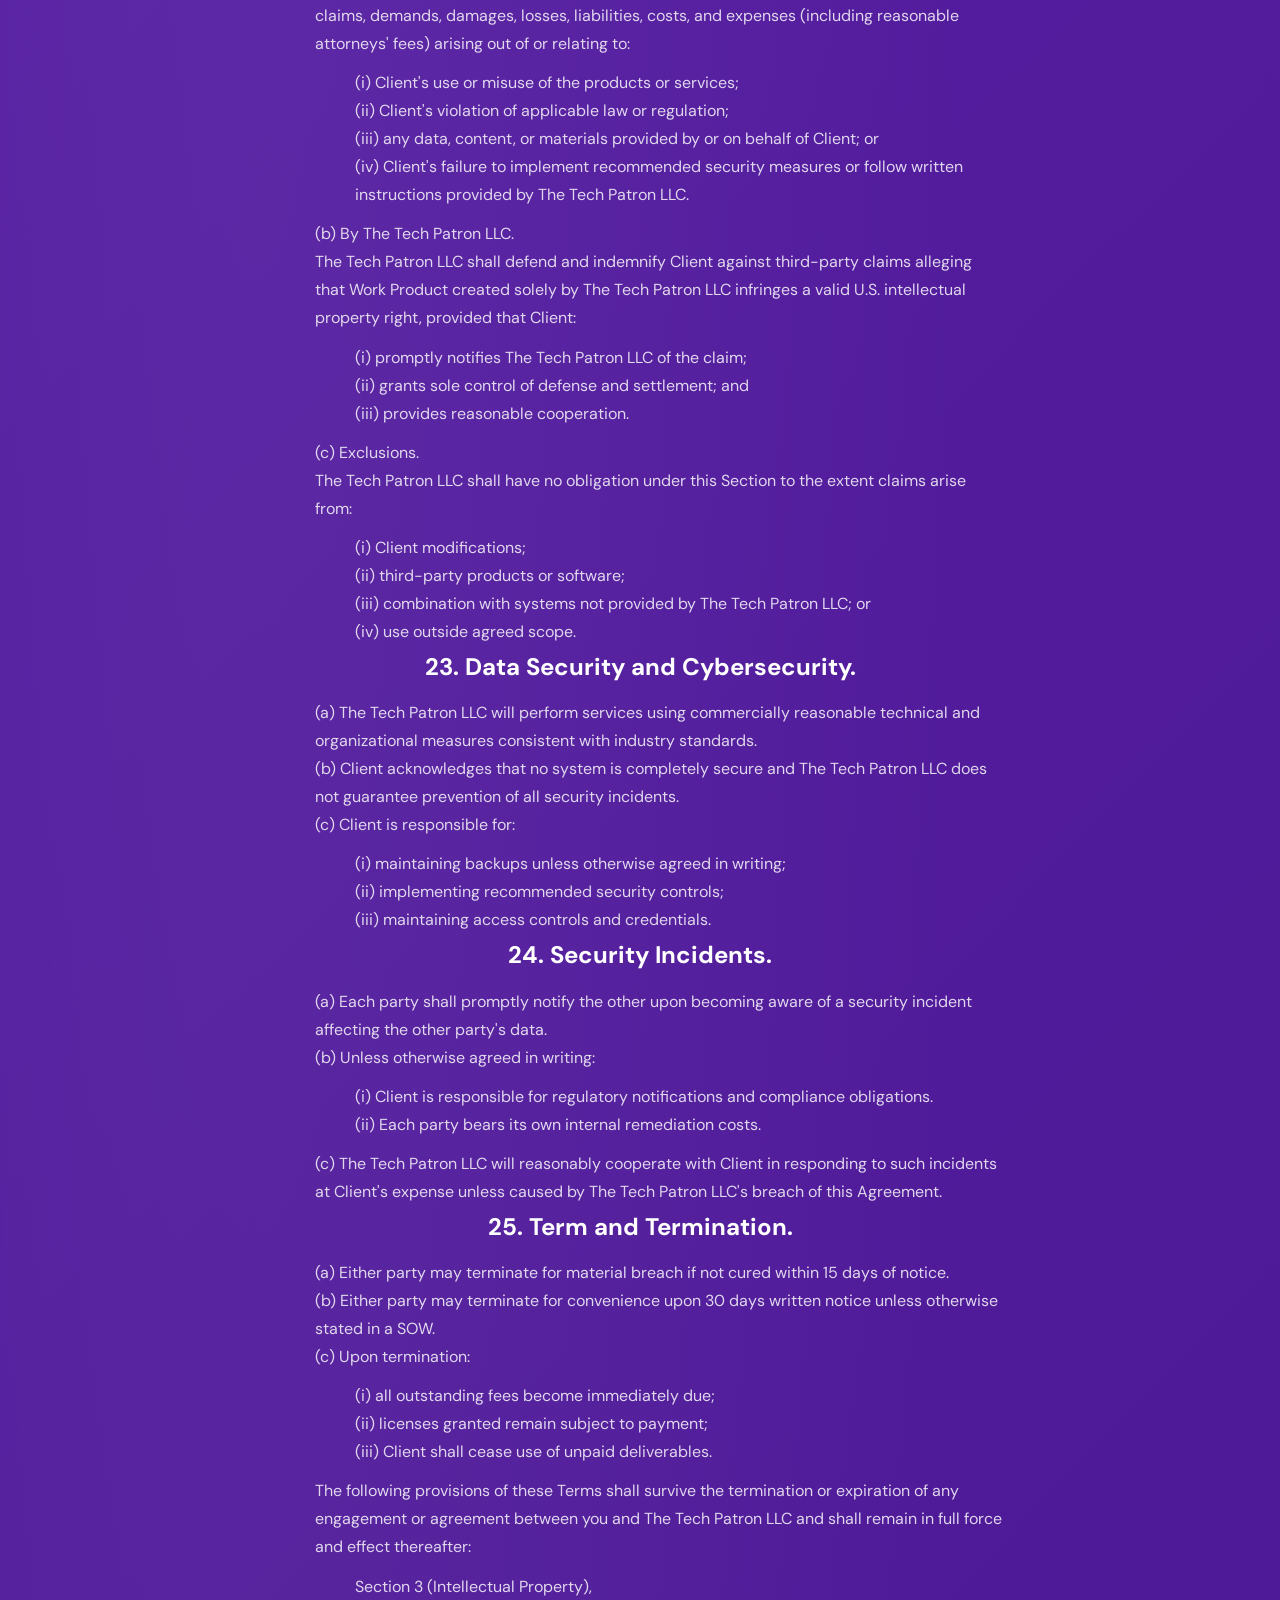
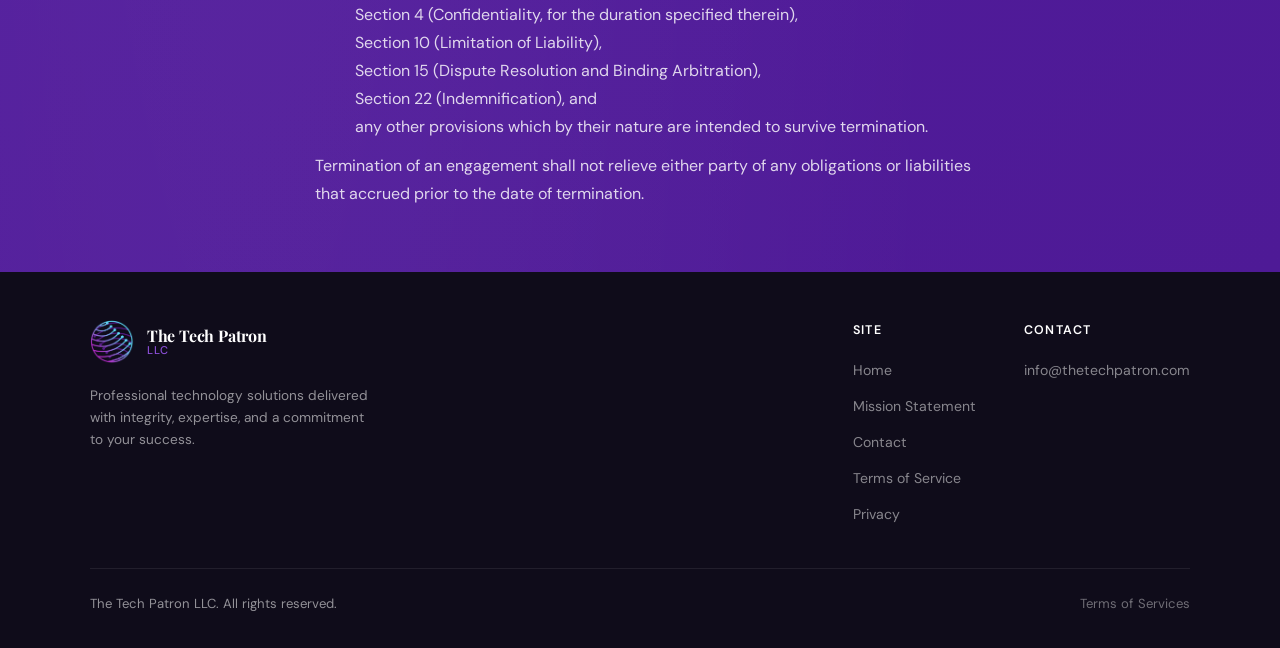
<file: terms.html>
<!DOCTYPE html>
<html lang="en">
<head>
  <meta charset="UTF-8">
  <meta name="viewport" content="width=device-width, initial-scale=1.0">
  <title>Terms of Service — The Tech Patron LLC</title>
  <link rel="icon" type="image/png" href="favicon.png">
  <link rel="stylesheet" href="style.css">
</head>
<body>

<header>
  <div class="header-inner">
    <a href="index.html" class="brand">
    <img src="logo.png" alt="The Tech Patron LLC" class="brand-logo-img">
      <div class="brand-text">
        <span class="brand-name">The Tech Patron</span>
        <span class="brand-tagline">LLC</span>
      </div>
    </a>

    <button class="nav-toggle" onclick="document.querySelector('nav').classList.toggle('open')" aria-label="Toggle menu">&#9776;</button>

    <nav>
      <ul>
        <li><a href="index.html">Home</a></li>
        <li><a href="mission.html">Mission Statement</a></li>
        <li><a href="contact.html">Contact</a></li>
        <li><a href="terms.html" class="active">Terms of Service</a></li>
        <li><a href="privacy.html">Privacy Policy</a></li>
      </ul>
    </nav>
  </div>
</header>

<div class="page-hero">
  <h1>Terms of Service</h1>
  <p>Updated: June 10th, 2026</p>
  <div class="legal-format">
  <h2>1. YOUR RIGHTS AND OBLIGATIONS</h2>
    <p class="single-indent"> (a) THIS DOCUMENT CONTAINS VERY IMPORTANT INFORMATION REGARDING YOUR RIGHTS AND OBLIGATIONS, AS WELL AS CONDITIONS, LIMITATIONS, AND EXCLUSIONS THAT MIGHT APPLY TO YOU. PLEASE READ IT CAREFULLY.</p>
    <p class="single-indent">(b) THESE TERMS REQUIRE THE USE OF ARBITRATION ON AN INDIVIDUAL BASIS TO RESOLVE DISPUTES, RATHER THAN JURY TRIALS OR CLASS ACTIONS.</p>
    <p class="single-indent">(c) BY PURCHASING OR ENGAGING OUR PRODUCTS OR SERVICES BY ANY MEANS, INCLUDING THROUGH THIS WEBSITE, BY PHONE, BY EMAIL, OR OTHERWISE, YOU AFFIRM THAT YOU ARE OF LEGAL AGE TO ENTER INTO THIS AGREEMENT, AND YOU ACCEPT AND ARE BOUND BY THESE TERMS AND CONDITIONS. YOU AFFIRM THAT IF YOU PLACE AN ORDER ON BEHALF OF AN ORGANIZATION OR COMPANY, YOU HAVE THE LEGAL AUTHORITY TO BIND ANY SUCH ORGANIZATION OR COMPANY TO THESE TERMS AND CONDITIONS.</p>
    <p class="single-indent">(d) YOU MAY NOT ORDER OR OBTAIN PRODUCTS OR SERVICES FROM THE TECH PATRON LLC IF YOU</p>
      <p class="double-indent">(i) DO NOT AGREE TO THESE TERMS,</p>
      <p class="double-indent">(ii) ARE NOT THE OLDER OF</p>
        <p class="triple-indent">(A) AT LEAST 18 YEARS OF AGE OR</p>
        <p class="triple-indent">(B) LEGAL AGE TO FORM A BINDING CONTRACT WITH THE TECH PATRON LLC, OR</p>
      <p class="double-indent">(iii) ARE PROHIBITED FROM ACCESSING OR USING THIS WEBSITE OR ANY OF THIS WEBSITE'S CONTENTS, GOODS OR SERVICES BY APPLICABLE LAW.</p>
    <p class="single-indent">(e)These terms and conditions (these "Terms") apply to the purchase and sale of products and services through any means, including but not limited to in-person transactions, telephone orders, email orders, and purchases made through thetechpatron.com (the "Site"), as well as any payments made in connection therewith regardless of the method or channel of payment. These Terms are subject to change by The Tech Patron LLC (referred to as "us", "we", or "our" as the context may require) without prior written notice at any time, in our sole discretion. Any changes to the Terms will be in effect as of the "Last Updated Date" referenced on the Site. You should review these Terms before purchasing any product or services through any channel. Your continued engagement with The Tech Patron LLC after the "Last Updated Date" will constitute your acceptance of and agreement to such changes.</p> 
    <p class="single-indent">(f) These Terms apply generally to all transactions and engagements with The Tech Patron LLC regardless of the channel through which they occur. You should also carefully review our Privacy Policy before purchasing any products or services through The Tech Patron LLC (see Section 12).</p>

  <h2>2. Scope of Services.</h2>
    <p class="single-indent">(a)The Tech Patron LLC provides a range of technology-related products and services, including but not limited to IT consulting and advisory services, technology implementation and setup, ongoing support and maintenance, cybersecurity services, and the resale of physical technology products inclusive of installation where applicable.<br>(b) The specific scope of services for any given engagement will be determined at the time of purchase or agreement. For certain engagements, the scope of services, deliverables, and timelines may be further defined in a separate proposal, statement of work, or service agreement provided to you by The Tech Patron LLC. In the event of a conflict between such a separate agreement and these Terms, the separate agreement will govern with respect to the specific engagement it covers.<br>(c) Where no separate agreement exists, the scope of services will be as described in your order confirmation or as otherwise communicated to you in writing by The Tech Patron LLC. Any requests for services or deliverables beyond the agreed scope will be subject to separate pricing and authorization by The Tech Patron LLC prior to commencement of such additional work.<br>(d) Timelines and delivery schedules provided by The Tech Patron LLC are estimates only and are not guaranteed. We will make reasonable efforts to meet agreed timelines but shall not be liable for delays caused by factors outside our reasonable control, including but not limited to delays caused by the customer's failure to provide necessary access, information, or approvals in a timely manner.<br>(e) Unless expressly stated in a written service level agreement, The Tech Patron LLC does not guarantee uptime, availability, or response times.<br>(f)Client shall provide timely access, information, and approvals. Failure may result in delays or additional charges.<br>(g) Any change in scope must be mutually agreed in writing and may result in additional fees and timeline adjustments.</p>

  <h2>3. Intellectual Property.</h2>
    <p class="single-indent">(a) Upon receipt of full payment for services rendered, The Tech Patron LLC assigns to the client all rights, title, and interest in and to the work product created specifically for the client under that engagement, including but not limited to configurations, documentation, reports, and custom implementations (collectively, "Work Product"). The client is free to use, modify, and distribute such Work Product without restriction.<br>(b) Notwithstanding the foregoing, The Tech Patron LLC retains all rights, title, and interest in and to any pre-existing intellectual property used or incorporated into the Work Product, including but not limited to proprietary tools, templates, methodologies, processes, frameworks, and know-how developed independently by The Tech Patron LLC prior to or outside of the engagement (collectively, "Background IP"). To the extent any Background IP is incorporated into the Work Product, The Tech Patron LLC grants the client a non-exclusive, perpetual, royalty-free license to use such Background IP solely as part of and in connection with the Work Product.<br>(c) Nothing in these Terms shall be construed to restrict The Tech Patron LLC from using general knowledge, skills, experience, ideas, concepts, or techniques acquired or developed during the course of an engagement in the normal conduct of its business.<br>(d) The license granted to Background IP is non-transferable and non-sublicensable except as part of the Work Product.<br>(e) Client is responsible for compliance with all third-party license terms associated with any third-party software.</p>

  <h2>4. Confidentiality.</h2>
    <p class="single-indent">(a) During the course of an engagement, each party (as a "Receiving Party") may have access to or receive information from the other party (as a "Disclosing Party") that is confidential or proprietary in nature, including but not limited to business information, technical data, trade secrets, client information, pricing, methodologies, and processes (collectively, "Confidential Information"). Each party agrees to keep the other party's Confidential Information strictly confidential and to use such Confidential Information solely for the purpose of fulfilling its obligations under the applicable engagement.</p>
    <p class="single-indent">(b) Confidentiality obligations shall continue for five (5) years following termination, and for trade secrets, for so long as such information remains a trade secret under applicable law.</p>
    <p class="single-indent">(c) The obligations of confidentiality set forth in this Section shall not apply to information that:</p> 
        <p class="double-indent">(i) is or becomes publicly available through no fault of the Receiving Party;<br>(ii) was already known to the Receiving Party at the time of disclosure, as evidenced by written records predating the disclosure;<br>(iii) is independently developed by the Receiving Party without use of or reference to the Disclosing Party's Confidential Information; or<br>(iv) is required to be disclosed by applicable law, regulation, or court order, provided that the Receiving Party gives the Disclosing Party prompt written notice of such requirement to the extent permitted by law.
    <p class="single-indent">(d) Each party agrees not to disclose the other party's Confidential Information to any third party without the prior written consent of the Disclosing Party, except to employees, contractors, or agents who have a need to know such information for the purpose of the engagement and who are bound by confidentiality obligations no less protective than those set forth in this Section.<br>(e) Return or Destruction. Upon termination, each party shall return or destroy Confidential Information upon request.<br>(f) Injunctive Relief. Each party acknowledges that breach may cause irreparable harm and entitle the other party to injunctive relief.</p>

  <h2>5. Order Acceptance and Cancellation.</h2>
    <p class="single-indent">(a) You agree that your order or engagement request is an offer to buy or retain services, under these Terms, for all products and services listed in your order. All orders must be accepted by us, or we will not be obligated to sell the products or services to you. We may choose not to accept orders at our sole discretion, even after we send you a confirmation email with your order number and details of the items or services you have ordered.<br>(b) Once an order or engagement has been accepted by The Tech Patron LLC, it is considered final and cancellations are not permitted. In the event of an exceptional circumstance, any consideration of a refund or accommodation will be handled at the sole discretion of The Tech Patron LLC on a case-by-case basis and does not constitute a waiver of this policy for future transactions.</p>

  <h2>6. Prices and Payment Terms.</h2>
    <p class="single-indent">(a) All prices, discounts, and promotions posted on this Site or provided in any quote are subject to change without notice. The price charged for a product or service will be the price in effect at the time the order is placed and will be set out in your order confirmation email. Price increases will only apply to orders placed after such changes. Posted or quoted prices do not include taxes or charges for shipping and handling. All such taxes and charges will be added to your merchandise total and will be itemized in your order confirmation. We strive to display and communicate accurate price information; however, we may, on occasion, make inadvertent typographical errors, inaccuracies, or omissions related to pricing and availability. We reserve the right to correct any errors, inaccuracies, or omissions at any time and to cancel any orders arising from such occurrences.<br>(b) We may offer, from time to time, promotions on the Site that may affect pricing and that are governed by terms and conditions separate from these Terms. If there is a conflict between the terms for a promotion and these Terms, the promotion terms will govern.<br>(c) Terms of payment are within our sole discretion and payment must be received by us before we accept an order. We accept credit and debit cards, PayPal, ACH/bank transfer, and check for all purchases. You represent and warrant that</p>
      <p class="double-indent">(i) the payment information you supply to us is true, correct, and complete,<br>(ii) you are duly authorized to use such payment method for the purchase,<br>(iii) charges incurred by you will be honored by your payment provider, and<br>(iv) you will pay charges incurred by you at the posted or quoted prices, including shipping and handling charges and all applicable taxes, if any.</p>
    <p class="single-indent">(d) Late Payments. Late payments shall accrue interest at the lesser of 1.5% per month or the maximum allowed by law.<br>(e) Suspension. We may suspend services for nonpayment upon written notice.<br>(f) Collection Costs. Client shall be responsible for reasonable collection costs, including attorneys&apos; fees.</p>

  <h2>7. Shipments; Delivery; Title and Risk of Loss.</h2>
    <p class="single-indent">(a) We will arrange for shipment of the products to you. Please check the individual product page or your order confirmation for specific delivery options. You will pay all shipping and handling charges specified during the ordering process. Shipping and handling charges are reimbursement for the costs we incur in the processing, handling, packing, shipping, and delivery of your order.<br>(b) Title and risk of loss pass to you upon our transfer of the products to the carrier. Shipping and delivery dates are estimates only and cannot be guaranteed. We are not liable for any delays in shipments. Once a shipment has been transferred to the carrier, any claims for loss or damage must be filed directly with the carrier.</p>

  <h2>8. Returns and Refunds.</h2>
    <p class="single-indent">(a) We will accept a return of physical products for a refund of your purchase price, less the original shipping and handling costs, provided such return is made within 15 days of delivery with valid proof of purchase and provided such products are returned in their original condition. To initiate a return, you must email our Returns Department at billing@thetechpatron.com to obtain a Return Merchandise Authorization ("RMA") number before shipping your product. No returns of any type will be accepted without an RMA number.<br>(b) Return shipping costs are the responsibility of the customer, except in cases where the return is the result of our error, including but not limited to a defective or damaged product or an incorrectly shipped item, in which case we will cover all reasonable return shipping costs. You bear the risk of loss during return shipment. We strongly recommend that you fully insure your return shipment against loss or damage and that you use a carrier that can provide you with proof of delivery for your protection.<br>(c) Refunds will be processed within a reasonable period of time following our receipt and inspection of the returned merchandise. Your refund will be credited back to the same payment method used to make the original purchase. Original shipping and handling charges are non-refundable.<br>(d) For defective returns, please also refer to the manufacturer's warranty included with the product or as detailed in the product's description on our Site (see Section 9).<br>(e) WE OFFER NO REFUNDS ON ANY PRODUCTS DESIGNATED ON THIS SITE AS FINAL SALE OR NON-RETURNABLE. SERVICES RENDERED ARE NON-REFUNDABLE EXCEPT AS OTHERWISE STATED IN THESE TERMS OR AGREED TO IN WRITING BY THE TECH PATRON LLC.</p>

  <h2>9. Manufacturer's Warranty and Disclaimers.</h2>
      <p class="single-indent">(a) We do not manufacture or control any of the physical products offered on our Site. The availability of products through our Site does not indicate an affiliation with or endorsement of any product or manufacturer. Accordingly, we do not provide any warranties with respect to the physical products offered on our Site. However, physical products offered on our Site may be covered by the manufacturer's warranty as detailed in the product's description on our Site and included with the product. To obtain warranty service for defective products, please follow the instructions included in the manufacturer's warranty.<br>(b) ALL PHYSICAL PRODUCTS OFFERED ON THIS SITE ARE PROVIDED "AS IS" AND WE MAKE NO WARRANTIES WHATSOEVER WITH RESPECT TO SUCH PRODUCTS, INCLUDING, WITHOUT LIMITATION, ANY</p>
        <p class="double-indent">(i) WARRANTY OF MERCHANTABILITY;<br>(ii) WARRANTY OF FITNESS FOR A PARTICULAR PURPOSE; OR<br>(iii) WARRANTY AGAINST INFRINGEMENT OF INTELLECTUAL PROPERTY RIGHTS OF A THIRD PARTY; WHETHER EXPRESS OR IMPLIED BY LAW, COURSE OF DEALING, COURSE OF PERFORMANCE, USAGE OF TRADE, OR OTHERWISE.</p>
      <p class="single-indent">(c) The Tech Patron LLC warrants that services will be performed in a commercially reasonable manner. Client&apos;s sole remedy shall be re-performance of the deficient services.<br>(d) SOME JURISDICTIONS LIMIT OR DO NOT ALLOW THE DISCLAIMER OF IMPLIED OR OTHER WARRANTIES SO THE ABOVE DISCLAIMER MAY NOT APPLY TO YOU.<br>(e) YOU AFFIRM THAT WE SHALL NOT BE LIABLE, UNDER ANY CIRCUMSTANCES, FOR ANY BREACH OF WARRANTY CLAIMS OR FOR ANY DAMAGES ARISING OUT OF THE MANUFACTURER'S FAILURE TO HONOR ITS WARRANTY OBLIGATIONS TO YOU.<br>(f) Third-Party Tools and Utilities. From time to time, The Tech Patron LLC may make available on the Site certain third-party tools, utilities, or software libraries developed and maintained by third parties (collectively, "Third-Party Tools"). Such Third-Party Tools are provided for informational and convenience purposes only and are not products or services of The Tech Patron LLC. The Tech Patron LLC makes no representations or warranties of any kind, express or implied, with respect to any Third-Party Tool, including but not limited to its accuracy, reliability, fitness for a particular purpose, or security. Your use of any Third-Party Tool is entirely at your own risk. The Tech Patron LLC shall not be liable for any damages, losses, or security incidents arising out of or related to your use of or reliance upon any Third-Party Tool made available through the Site. The availability of a Third-Party Tool on the Site does not constitute an endorsement, recommendation, or certification of such tool by The Tech Patron LLC.

  <h2>10. Limitation of Liability.</h2>
      <p class="single-indent">(a) IN NO EVENT SHALL THE TECH PATRON LLC BE LIABLE TO YOU OR ANY THIRD PARTY FOR CONSEQUENTIAL, INDIRECT, INCIDENTAL, SPECIAL, EXEMPLARY, PUNITIVE OR ENHANCED DAMAGES, LOST PROFITS OR REVENUES OR DIMINUTION IN VALUE, ARISING OUT OF, OR RELATING TO, AND/OR IN CONNECTION WITH ANY BREACH OF THESE TERMS, REGARDLESS OF </p>
        <p class="double-indent">(i) WHETHER SUCH DAMAGES WERE FORESEEABLE,<br>(ii) WHETHER OR NOT WE WERE ADVISED OF THE POSSIBILITY OF SUCH DAMAGES AND <br>(iii) WHETHER ARISING FROM A DATA OR SECURITY BREACH; AND/OR<BR>(iv) THE LEGAL OR EQUITABLE THEORY (CONTRACT, TORT, OR OTHERWISE) UPON WHICH THE CLAIM IS BASED.</p>
      <p class="single-indent">(b) OUR SOLE AND ENTIRE MAXIMUM LIABILITY, FOR ANY REASON, AND YOUR SOLE AND EXCLUSIVE REMEDY FOR ANY CAUSE WHATSOEVER, SHALL BE LIMITED TO THE ACTUAL AMOUNT PAID BY YOU FOR THE PRODUCTS AND SERVICES YOU HAVE ORDERED THROUGH THE TECH PATRON LLC.<br>(c) THE LIMITATION OF LIABILITY SET FORTH IN SECTION 10(b) SHALL APPLY TO THE FULLEST EXTENT PERMITTED BY LAW.<br>(d) Exceptions. The limitations set forth in this Section shall not apply to:</p>
        <p class="double-indent">	(i) a party&apos;s gross negligence or willful misconduct;<br>(ii) a party&apos;s indemnification obligations under Section 22;<br>(iii) breach of confidentiality obligations under Section 4; or<br>(iv) Client&apos;s payment obligations.</p>
</p>

  <h2>11. Permitted Use; Goods Not for Unauthorized Resale or Export.</h2>
    <p class="single-indent">(a) You represent and warrant that you are buying products or engaging services from The Tech Patron LLC for personal, household, or legitimate business use only. You may not purchase products or services through The Tech Patron LLC for the purpose of unauthorized resale or export. You further represent and warrant that all purchases are intended for final delivery to locations within the US.</p>

  <h2>12. Privacy and Compliance.</h2>
    <p class="single-indent">(a) We respect your privacy and are committed to protecting it. Our Privacy Policy, available at thetechpatron.com/privacy.html, governs the processing of all personal data collected from you in connection with your purchase of products or services through The Tech Patron LLC. We encourage you to review our Privacy Policy carefully before placing an order.<br>(b) For payments made through our website, payment processing services are provided by Stripe. Financial data submitted through our online payment portal is handled in accordance with Stripe's privacy and security policies and is not stored directly by The Tech Patron LLC. For payments made by direct means such as cash or check, payment information is handled solely by The Tech Patron LLC in accordance with our Privacy Policy.<br>(c) Each party shall comply with applicable data protection laws. The parties acknowledge that the nature of each engagement will determine the respective data protection roles of The Tech Patron LLC and Client. Where The Tech Patron LLC processes personal data on behalf of the Client in the course of an engagement, the parties agree to comply with applicable data protection laws in their respective capacities. Where required by applicable law, the parties shall enter into a separate data processing agreement governing such processing.</p>

  <h2>13. Force Majeure.</h2>
    <p class="single-indent">(a) We will not be liable or responsible to you, nor be deemed to have defaulted or breached these Terms, for any failure or delay in our performance under these Terms when and to the extent such failure or delay is caused by or results from acts or circumstances beyond our reasonable control, including, without limitation, acts of God, flood, fire, earthquake, explosion, governmental actions, war, invasion or hostilities (whether war is declared or not), terrorist threats or acts, riot or other civil unrest, national emergency, revolution, insurrection, epidemic, lockouts, strikes or other labor disputes (whether or not relating to our workforce), restraints or delays affecting carriers, inability or delay in obtaining supplies of adequate or suitable materials, telecommunications breakdown or power outage, or cybersecurity incidents including but not limited to data breaches, ransomware attacks, or critical IT infrastructure outages beyond our reasonable control, excluding any such incidents arising from a party's failure to maintain commercially reasonable security measures. </p>

  <h2>14. Governing Law and Jurisdiction.</h2>
    <p class="single-indent">(a) This Site is operated from the United States. All matters arising out of or relating to these Terms are governed by and construed in accordance with the internal laws of the Commonwealth of Pennsylvania without giving effect to any choice or conflict of law provision or rule (whether of the Commonwealth of Pennsylvania or any other jurisdiction) that would cause the application of the laws of any jurisdiction other than those of the Commonwealth of Pennsylvania.</p>

  <h2>15. Dispute Resolution and Binding Arbitration.</h2>
      <p class="single-indent">(a) YOU AND THE TECH PATRON LLC ARE AGREEING TO GIVE UP ANY RIGHTS TO LITIGATE CLAIMS IN A COURT OR BEFORE A JURY, OR TO PARTICIPATE IN A CLASS ACTION OR REPRESENTATIVE ACTION WITH RESPECT TO A CLAIM. OTHER RIGHTS THAT YOU WOULD HAVE IF YOU WENT TO COURT MAY ALSO BE UNAVAILABLE OR MAY BE LIMITED IN ARBITRATION.<br>ANY CLAIM, DISPUTE, OR CONTROVERSY (WHETHER IN CONTRACT, TORT, OR OTHERWISE, WHETHER PRE-EXISTING, PRESENT, OR FUTURE, AND INCLUDING STATUTORY, CONSUMER PROTECTION, COMMON LAW, INTENTIONAL TORT, INJUNCTIVE AND EQUITABLE CLAIMS) BETWEEN YOU AND US ARISING FROM OR RELATING IN ANY WAY TO YOUR PURCHASE OF PRODUCTS OR SERVICES THROUGH THE TECH PATRON LLC, WILL BE RESOLVED EXCLUSIVELY AND FINALLY BY BINDING ARBITRATION.<br>(b) The arbitration will be administered by the American Arbitration Association ("AAA") in accordance with the Consumer Arbitration Rules (the "AAA Rules") then in effect, except as modified by this Section 15. (The AAA Rules are available at www.adr.org/arb_med or by calling the AAA at 1-800-778-7879.) The Federal Arbitration Act will govern the interpretation and enforcement of this section.<br>The arbitrator will have exclusive authority to resolve any dispute relating to arbitrability and/or enforceability of this arbitration provision, including any unconscionability challenge or any other challenge that the arbitration provision or the agreement is void, voidable, or otherwise invalid. The arbitrator will be empowered to grant whatever relief would be available in court under law or in equity. Any award of the arbitrator(s) will be final and binding on each of the parties and may be entered as a judgment in any court of competent jurisdiction.<br>(c) You agree to arbitration on an individual basis. IN ANY DISPUTE, NEITHER YOU NOR THE TECH PATRON LLC WILL BE ENTITLED TO JOIN OR CONSOLIDATE CLAIMS BY OR AGAINST OTHER CUSTOMERS IN COURT OR ARBITRATION OR OTHERWISE PARTICIPATE IN ANY CLAIM AS A CLASS REPRESENTATIVE, CLASS MEMBER OR IN A PRIVATE ATTORNEY GENERAL CAPACITY. The arbitral tribunal may not consolidate more than one person's claims and may not otherwise preside over any form of a representative or class proceeding. The arbitral tribunal has no power to consider the enforceability of this class arbitration waiver and any challenge to the class arbitration waiver may only be raised in a court of competent jurisdiction. If any provision of this arbitration agreement is found unenforceable, the unenforceable provision will be severed, and the remaining arbitration terms will be enforced.<br>(d) Arbitration shall take place in Pennsylvania unless otherwise agreed.<br>(e) Fees shall be allocated in accordance with AAA Rules.</p>

  <h2>16. Assignment.</h2>
    <p class="single-indent">(a) You will not assign any of your rights or delegate any of your obligations under these Terms without our prior written consent. Any purported assignment or delegation in violation of this Section 16 is null and void. No assignment or delegation relieves you of any of your obligations under these Terms.</p>

  <h2>17. No Waivers.</h2>
    <p class="single-indent">(a) The failure by us to enforce any right or provision of these Terms will not constitute a waiver of future enforcement of that right or provision. The waiver of any right or provision will be effective only if in writing and signed by a duly authorized representative of The Tech Patron LLC.</p>

  <h2>18. No Third-Party Beneficiaries.</h2>
    <p class="single-indent">(a) These Terms do not and are not intended to confer any rights or remedies upon any person other than you.</p>

  <h2>19. Notices.</h2>
      <p class="single-indent">(a) We may provide any notice to you under these Terms by:</p>
          <p class="double-indent">(i) sending a message to the email address you provide,<br>(ii) written communication delivered in person or by mail, or<br>(iii) posting to the Site where applicable. Notices sent by email will be effective when we send the email. Notices delivered in person will be effective immediately. Notices provided by posting to the Site will be effective upon posting. It is your responsibility to keep your contact information current with The Tech Patron LLC. </p>
      <p class="single-indent">(b) To Us. To give us notice under these Terms, you must contact us by email at legal@thetechpatron.com or by personal delivery, overnight courier, or registered or certified mail to The Tech Patron LLC, 457 Groff Mill Road, Harleysville, PA 19438. We may update our email address or mailing address for notices by posting a notice on the Site. Notices provided by personal delivery will be effective immediately. Notices provided by email will be effective when sent. Notices provided by overnight courier will be effective one business day after they are sent. Notices provided by registered or certified mail will be effective three business days after they are sent.</p>
  <h2>20. Severability.</h2>
      <p class="single-indent">(a) If any provision of these Terms is invalid, illegal, void, or unenforceable, then that provision will be deemed severed from these Terms and will not affect the validity or enforceability of the remaining provisions of these Terms.</p>
  <h2>21. Entire Agreement.</h2>
    <p class="single-indent">(a) These Terms, any applicable proposal, statement of work, or service agreement entered into in connection with a specific engagement, and our Privacy Policy will be deemed the final and integrated agreement between you and us on the matters contained in these Terms, and shall apply to all transactions and engagements with The Tech Patron LLC regardless of the channel through which they occur.</p>

  <h2>22. Indemnification</h2>
    <p class="single-indent">(a) By Client.<br>Client shall defend, indemnify, and hold harmless The Tech Patron LLC and its members, managers, employees, contractors, and agents from and against any and all third-party claims, demands, damages, losses, liabilities, costs, and expenses (including reasonable attorneys&apos; fees) arising out of or relating to:</p>
      <p class="double-indent">(i) Client&apos;s use or misuse of the products or services;<br>(ii) Client&apos;s violation of applicable law or regulation;<br>(iii) any data, content, or materials provided by or on behalf of Client; or<br>(iv) Client&apos;s failure to implement recommended security measures or follow written instructions provided by The Tech Patron LLC.</p>
    <p class="single-indent">(b) By The Tech Patron LLC.<br>The Tech Patron LLC shall defend and indemnify Client against third-party claims alleging that Work Product created solely by The Tech Patron LLC infringes a valid U.S. intellectual property right, provided that Client:</p>
      <p class="double-indent">(i) promptly notifies The Tech Patron LLC of the claim;<br>(ii) grants sole control of defense and settlement; and<br>(iii) provides reasonable cooperation.</p>

    <p class="single-indent">(c) Exclusions.<br>The Tech Patron LLC shall have no obligation under this Section to the extent claims arise from:</p>
      <p class="double-indent">(i) Client modifications;<br>(ii) third-party products or software;<br>(iii) combination with systems not provided by The Tech Patron LLC; or<br>(iv) use outside agreed scope.</p>

  <h2>23. Data Security and Cybersecurity.</h2>
    <p class="single-indent">(a) The Tech Patron LLC will perform services using commercially reasonable technical and organizational measures consistent with industry standards.<br>(b) Client acknowledges that no system is completely secure and The Tech Patron LLC does not guarantee prevention of all security incidents.<br>(c) Client is responsible for:</p>
      <p class="double-indent">(i) maintaining backups unless otherwise agreed in writing;<br>(ii) implementing recommended security controls;<br>(iii) maintaining access controls and credentials.</p>

  <h2>24. Security Incidents.</h2>
    <p class="single-indent">(a) Each party shall promptly notify the other upon becoming aware of a security incident affecting the other party&apos;s data.<br>(b) Unless otherwise agreed in writing:</p>
      <p class="double-indent">(i) Client is responsible for regulatory notifications and compliance obligations.<br>(ii) Each party bears its own internal remediation costs.</p>
    <p class="single-indent">(c) The Tech Patron LLC will reasonably cooperate with Client in responding to such incidents at Client&apos;s expense unless caused by The Tech Patron LLC&apos;s breach of this Agreement.</p>

  <h2>25. Term and Termination.</h2>
    <p class="single-indent">(a) Either party may terminate for material breach if not cured within 15 days of notice.<br>(b) Either party may terminate for convenience upon 30 days written notice unless otherwise stated in a SOW.<br>(c) Upon termination:</p>
      <p class="double-indent">(i) all outstanding fees become immediately due;<br>(ii) licenses granted remain subject to payment;<br>(iii) Client shall cease use of unpaid deliverables.</p>
    <p class="single-indent">The following provisions of these Terms shall survive the termination or expiration of any engagement or agreement between you and The Tech Patron LLC and shall remain in full force and effect thereafter:</p>
      <p class="double-indent">Section 3 (Intellectual Property),<br>Section 4 (Confidentiality, for the duration specified therein),<br>Section 10 (Limitation of Liability),<br>Section 15 (Dispute Resolution and Binding Arbitration),<br>Section 22 (Indemnification), and<br>any other provisions which by their nature are intended to survive termination.</p>
    <p class="single-indent">Termination of an engagement shall not relieve either party of any obligations or liabilities that accrued prior to the date of termination.</p>

  </div>
</div>

<footer>
  <div class="footer-inner">
    <div class="footer-top">
      <div class="footer-brand">
        <a href="index.html" class="brand" style="margin-bottom:0.6rem;display:inline-flex;">
        <img src="logo.png" alt="The Tech Patron LLC" class="brand-logo-img">
          <div class="brand-text">
            <span class="brand-name">The Tech Patron</span>
            <span class="brand-tagline">LLC</span>
          </div>
        </a>
        <p>Professional technology solutions delivered with integrity, expertise, and a commitment to your success.</p>
      </div>

      <div class="footer-nav">
        <div class="footer-nav-col">
          <h4>Site</h4>
          <ul>
            <li><a href="index.html">Home</a></li>
            <li><a href="mission.html">Mission Statement</a></li>
            <li><a href="contact.html">Contact</a></li>
            <li><a href="terms.html" class="active">Terms of Service</a></li>
            <li><a href="privacy.html">Privacy</a></li>
          </ul>
        </div>
        <div class="footer-nav-col">
          <h4>Contact</h4>
          <ul>
            <li><a href="mailto:info@thetechpatron.com">info@thetechpatron.com</a></li>
          </ul>
        </div>
      </div>
    </div>

    <div class="footer-bottom">
      <span>The Tech Patron LLC. All rights reserved.</span>
      <a href="terms.html" style="color:rgba(255,255,255,0.4);font-size:0.82rem;">Terms of Services</a>
    </div>
  </div>
</footer>

</body>
</html>
</file>
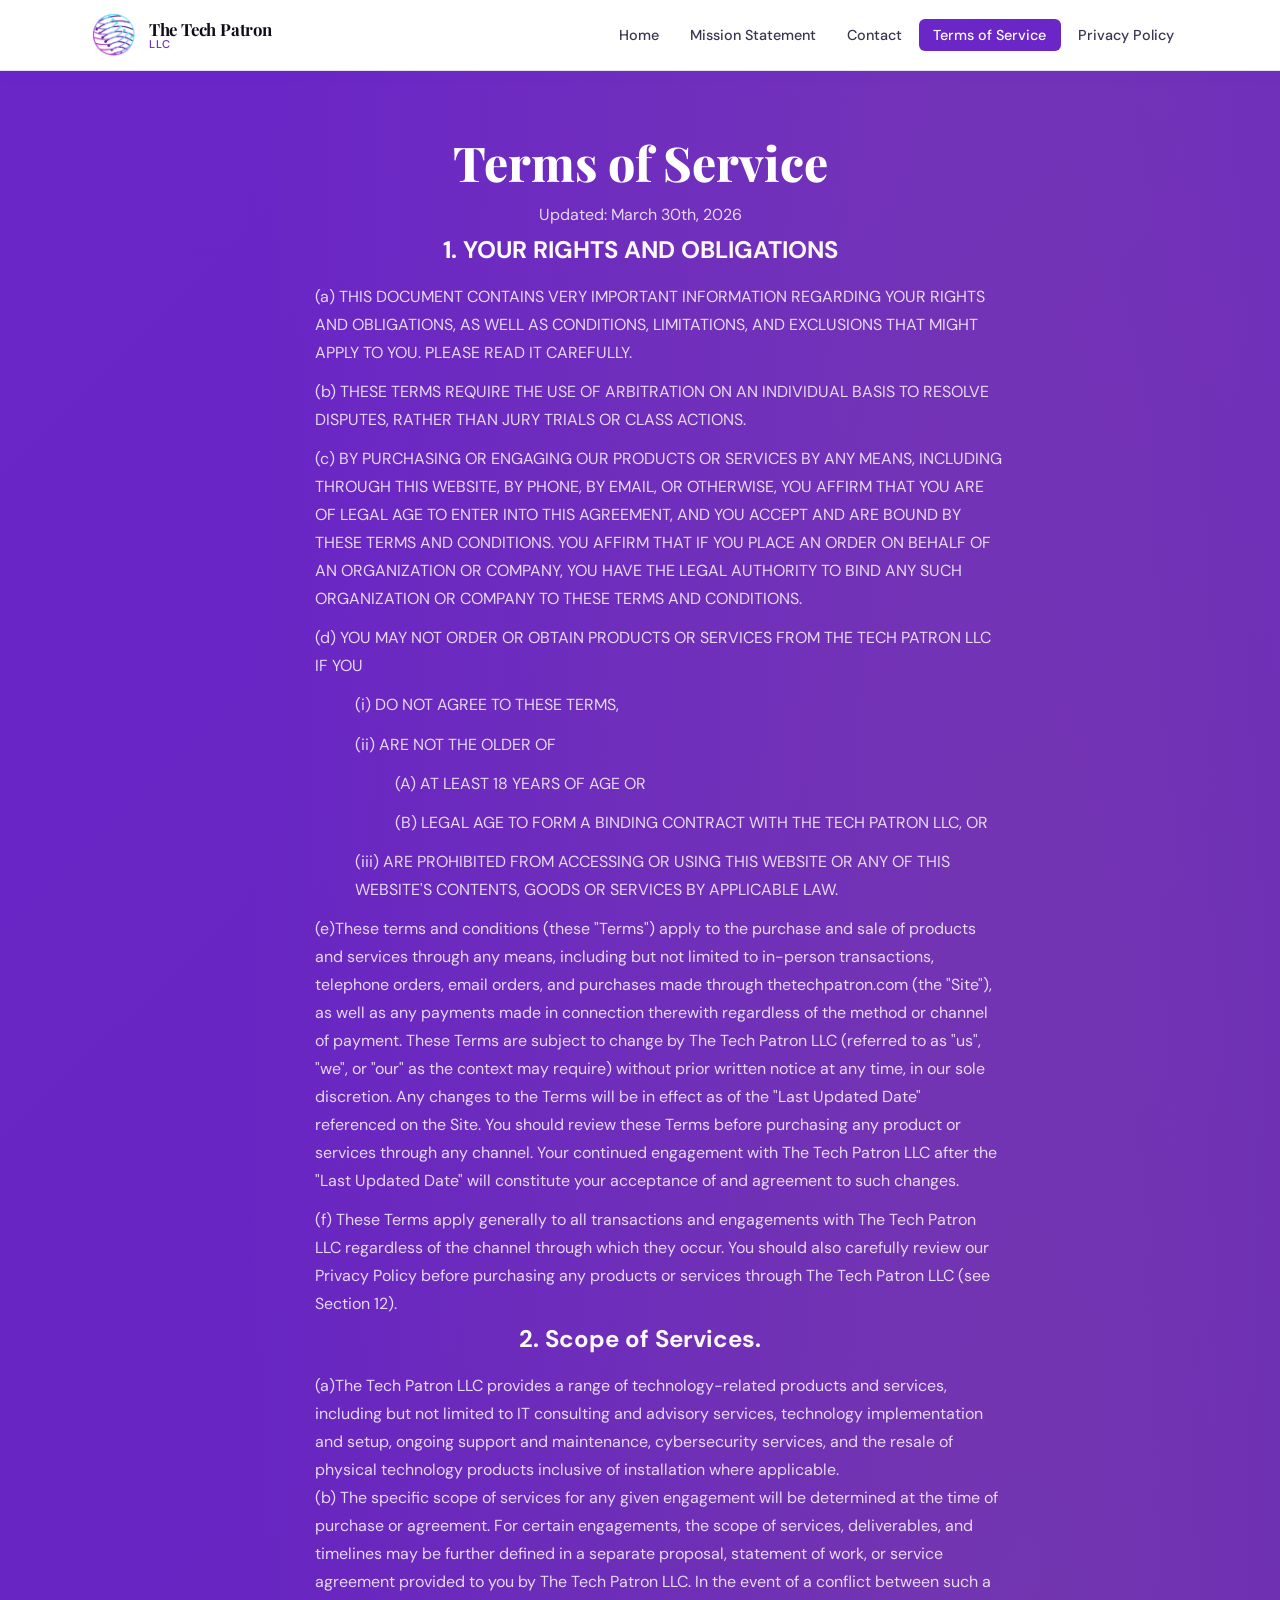
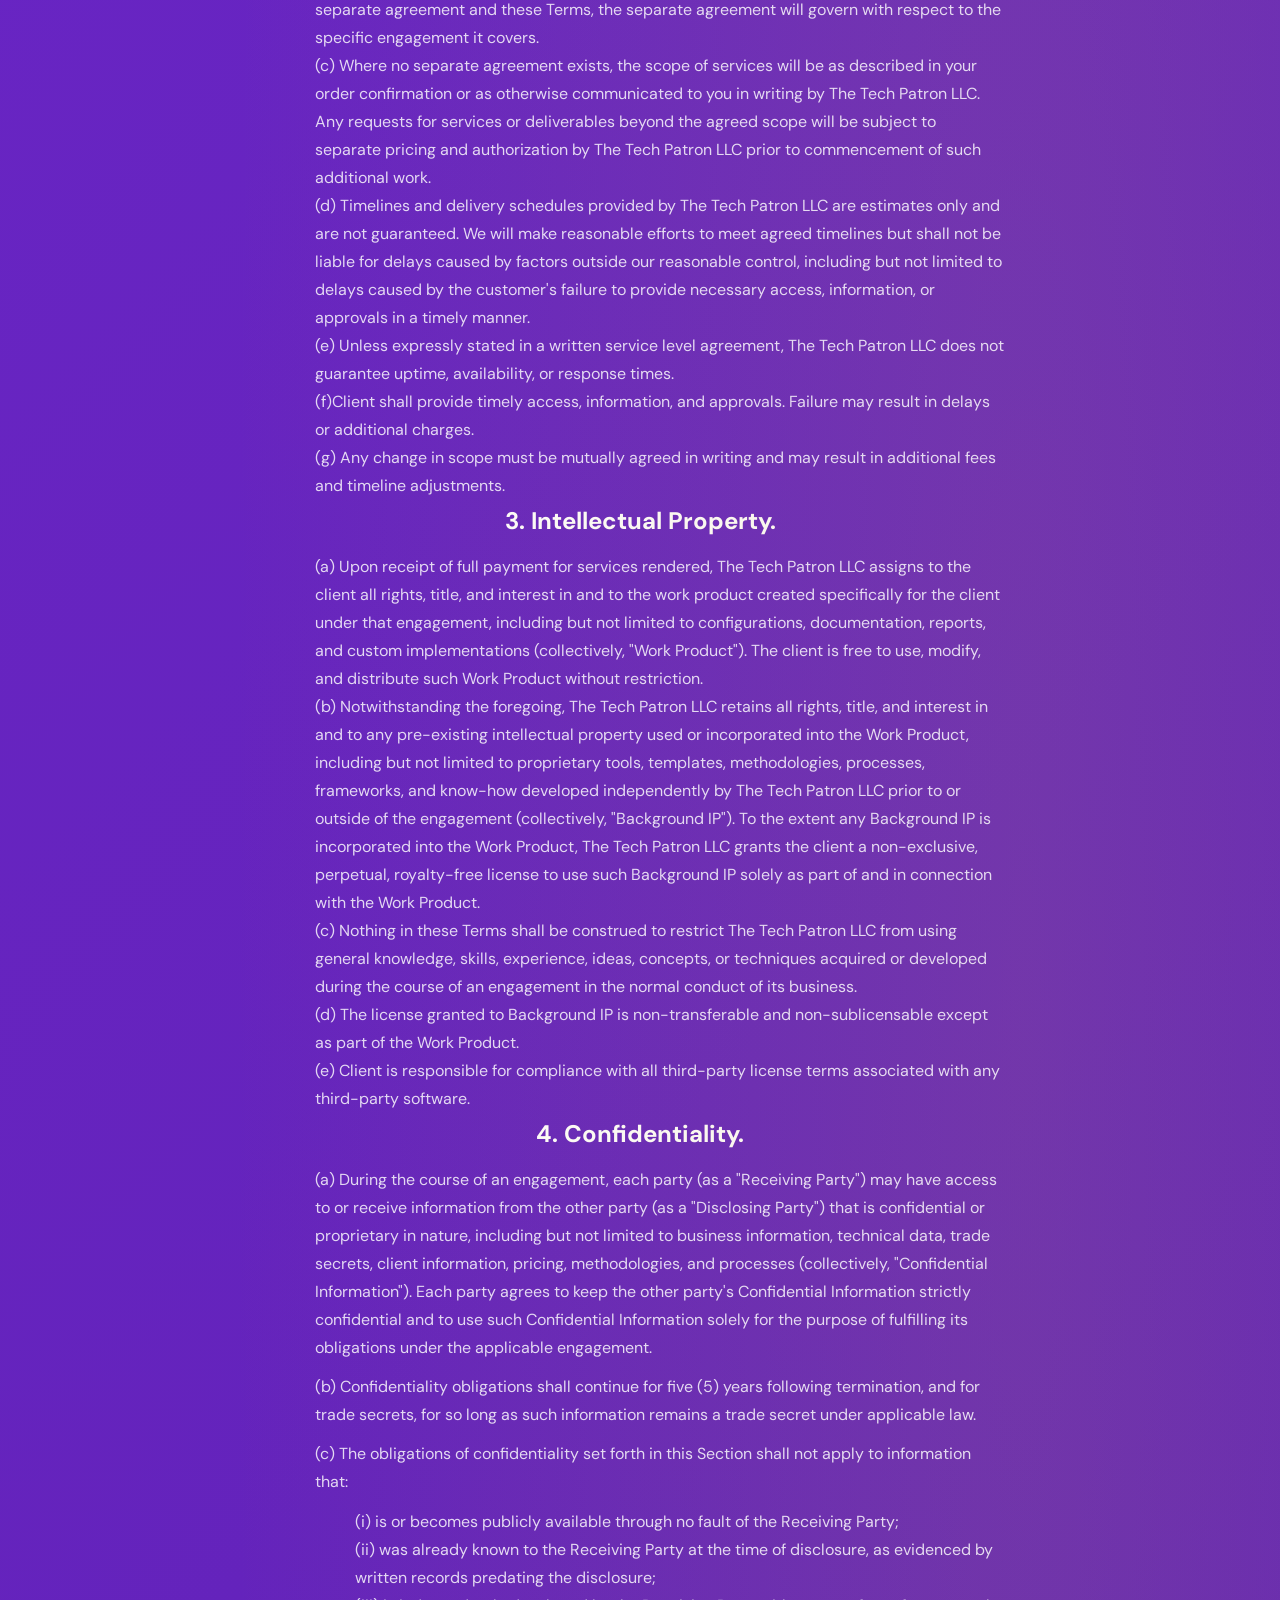
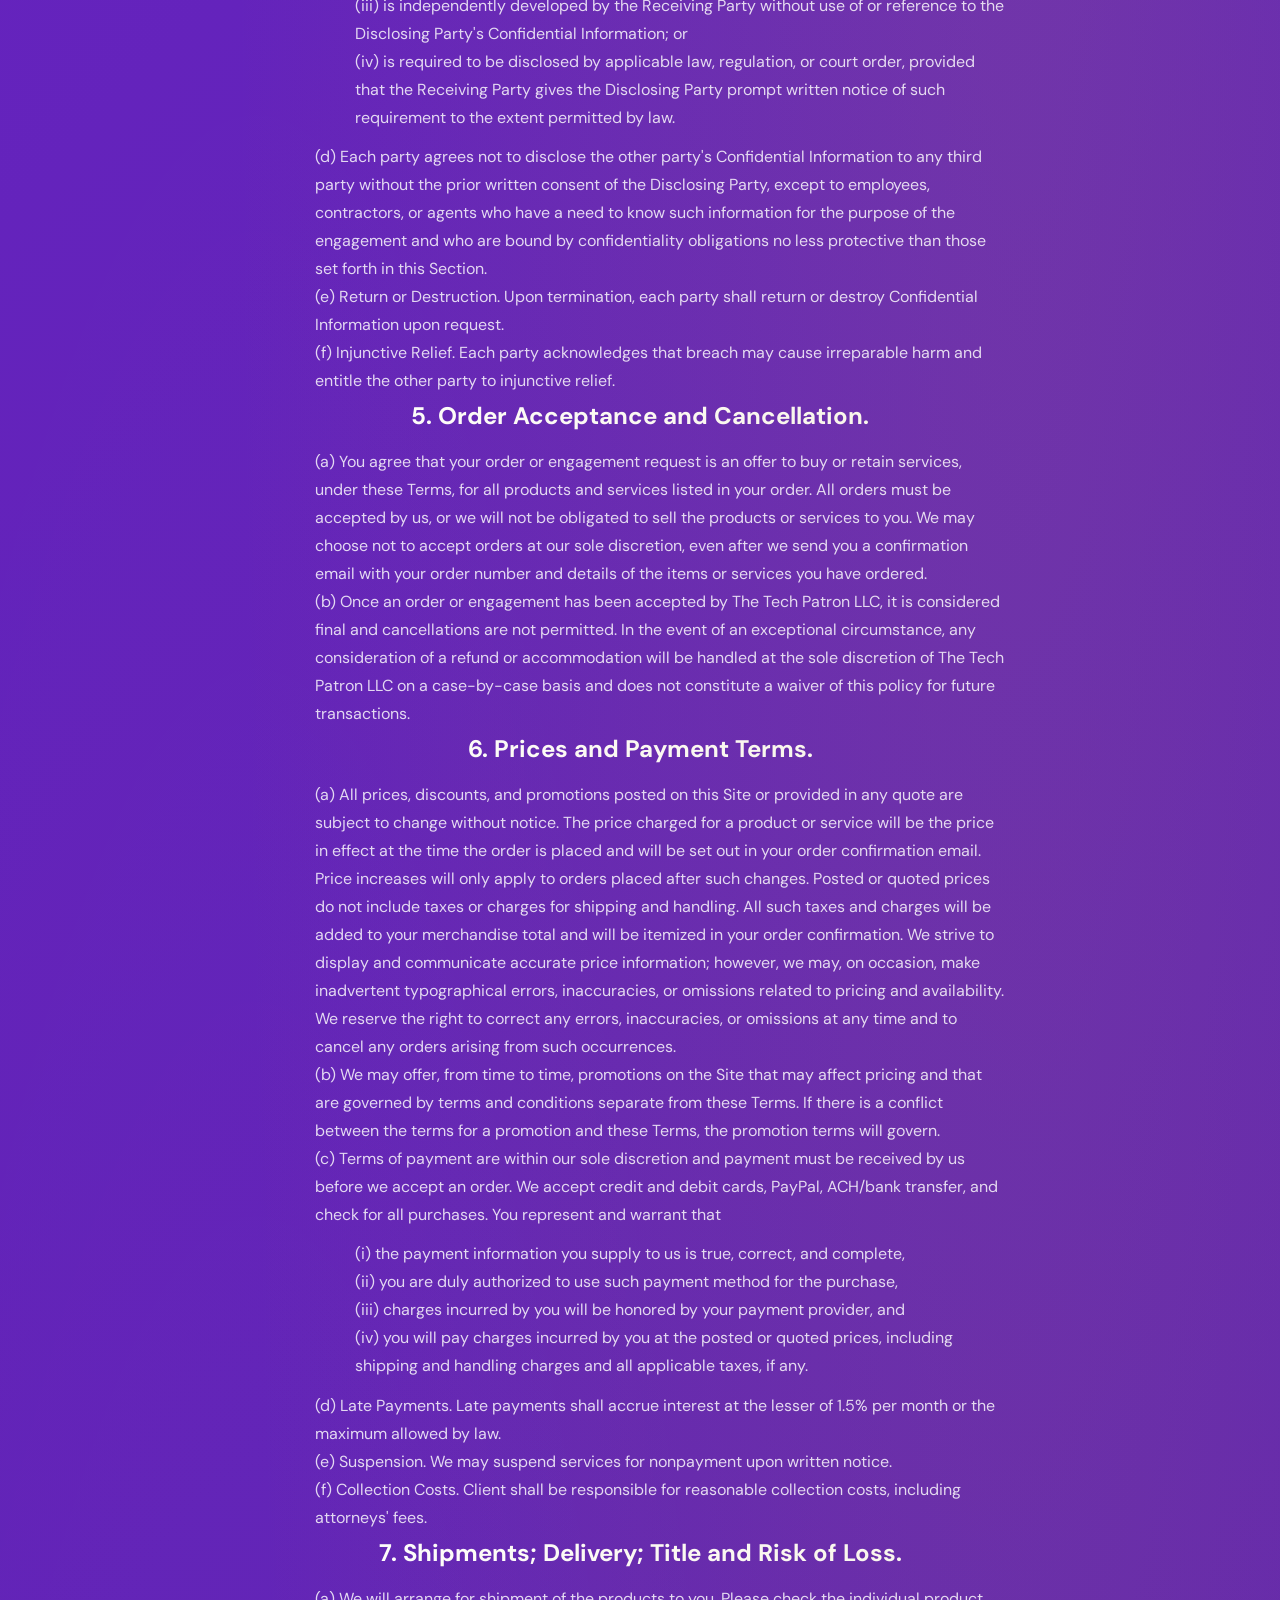
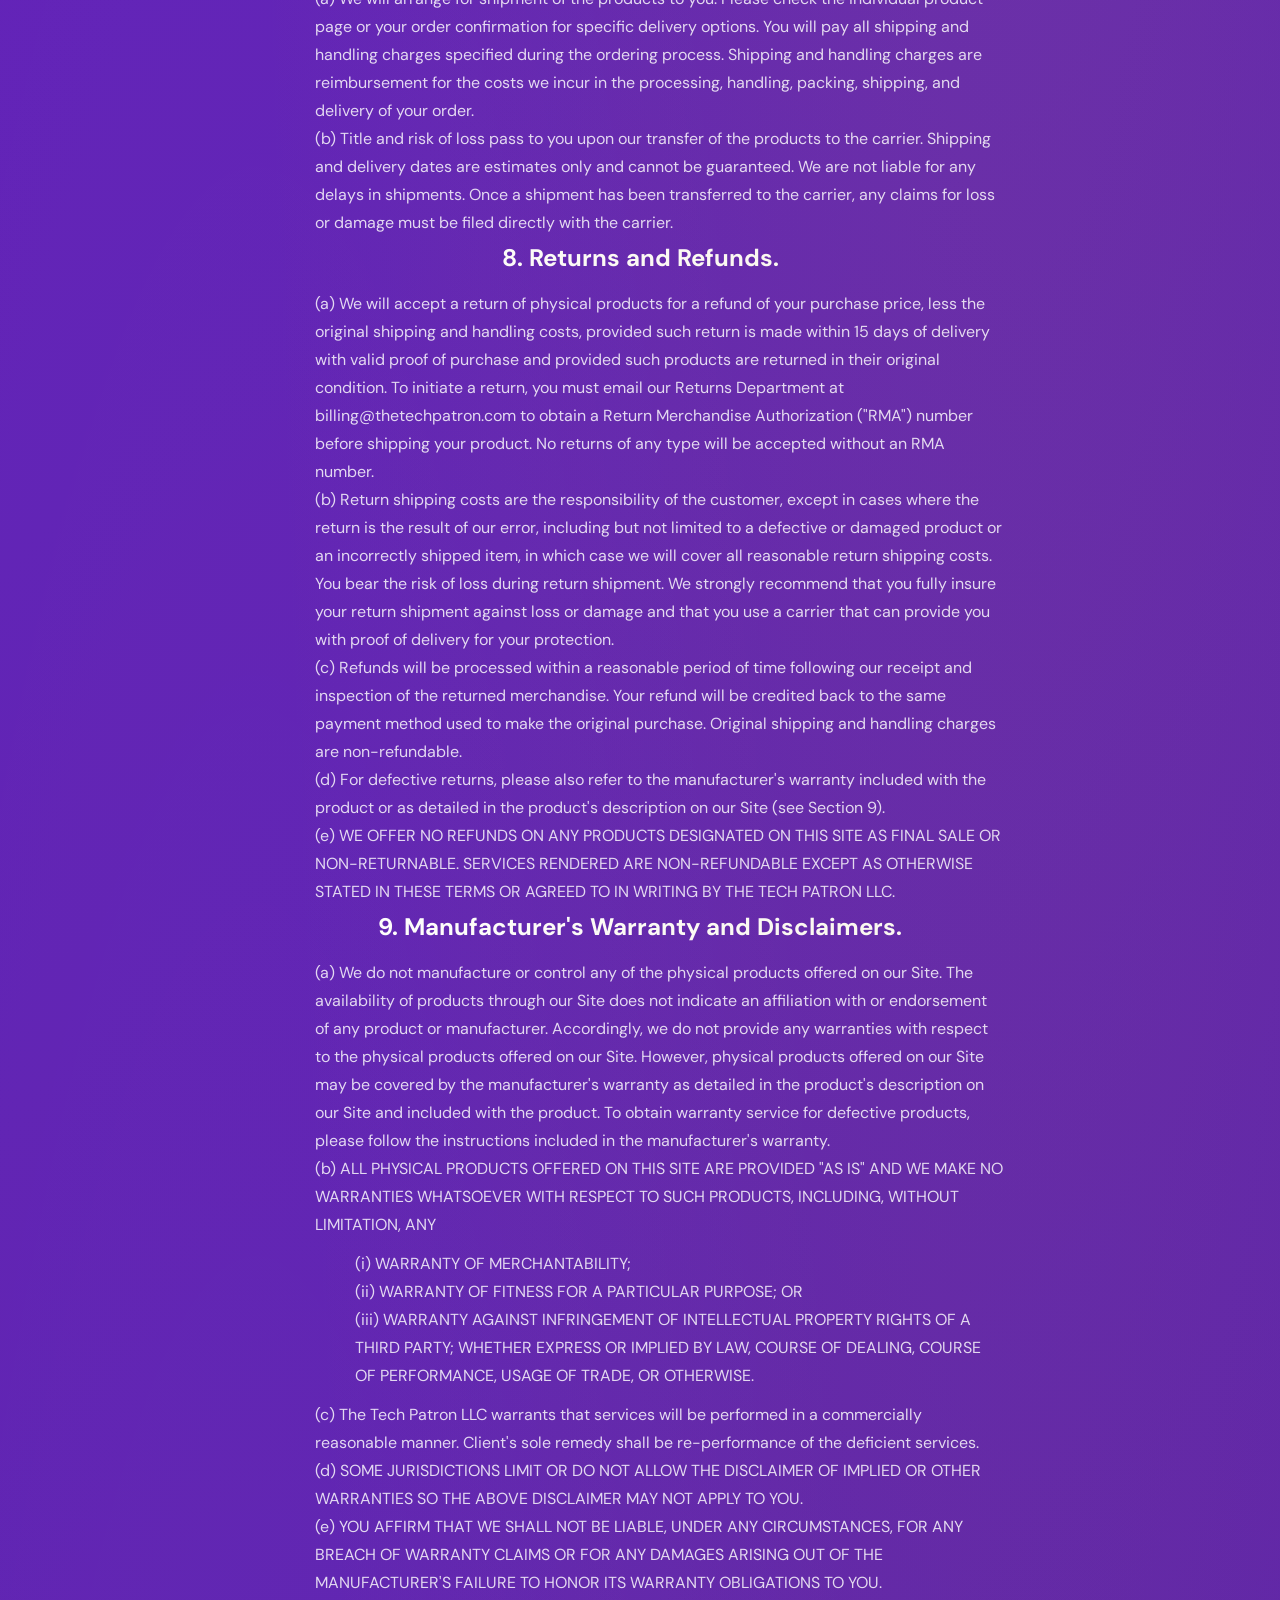
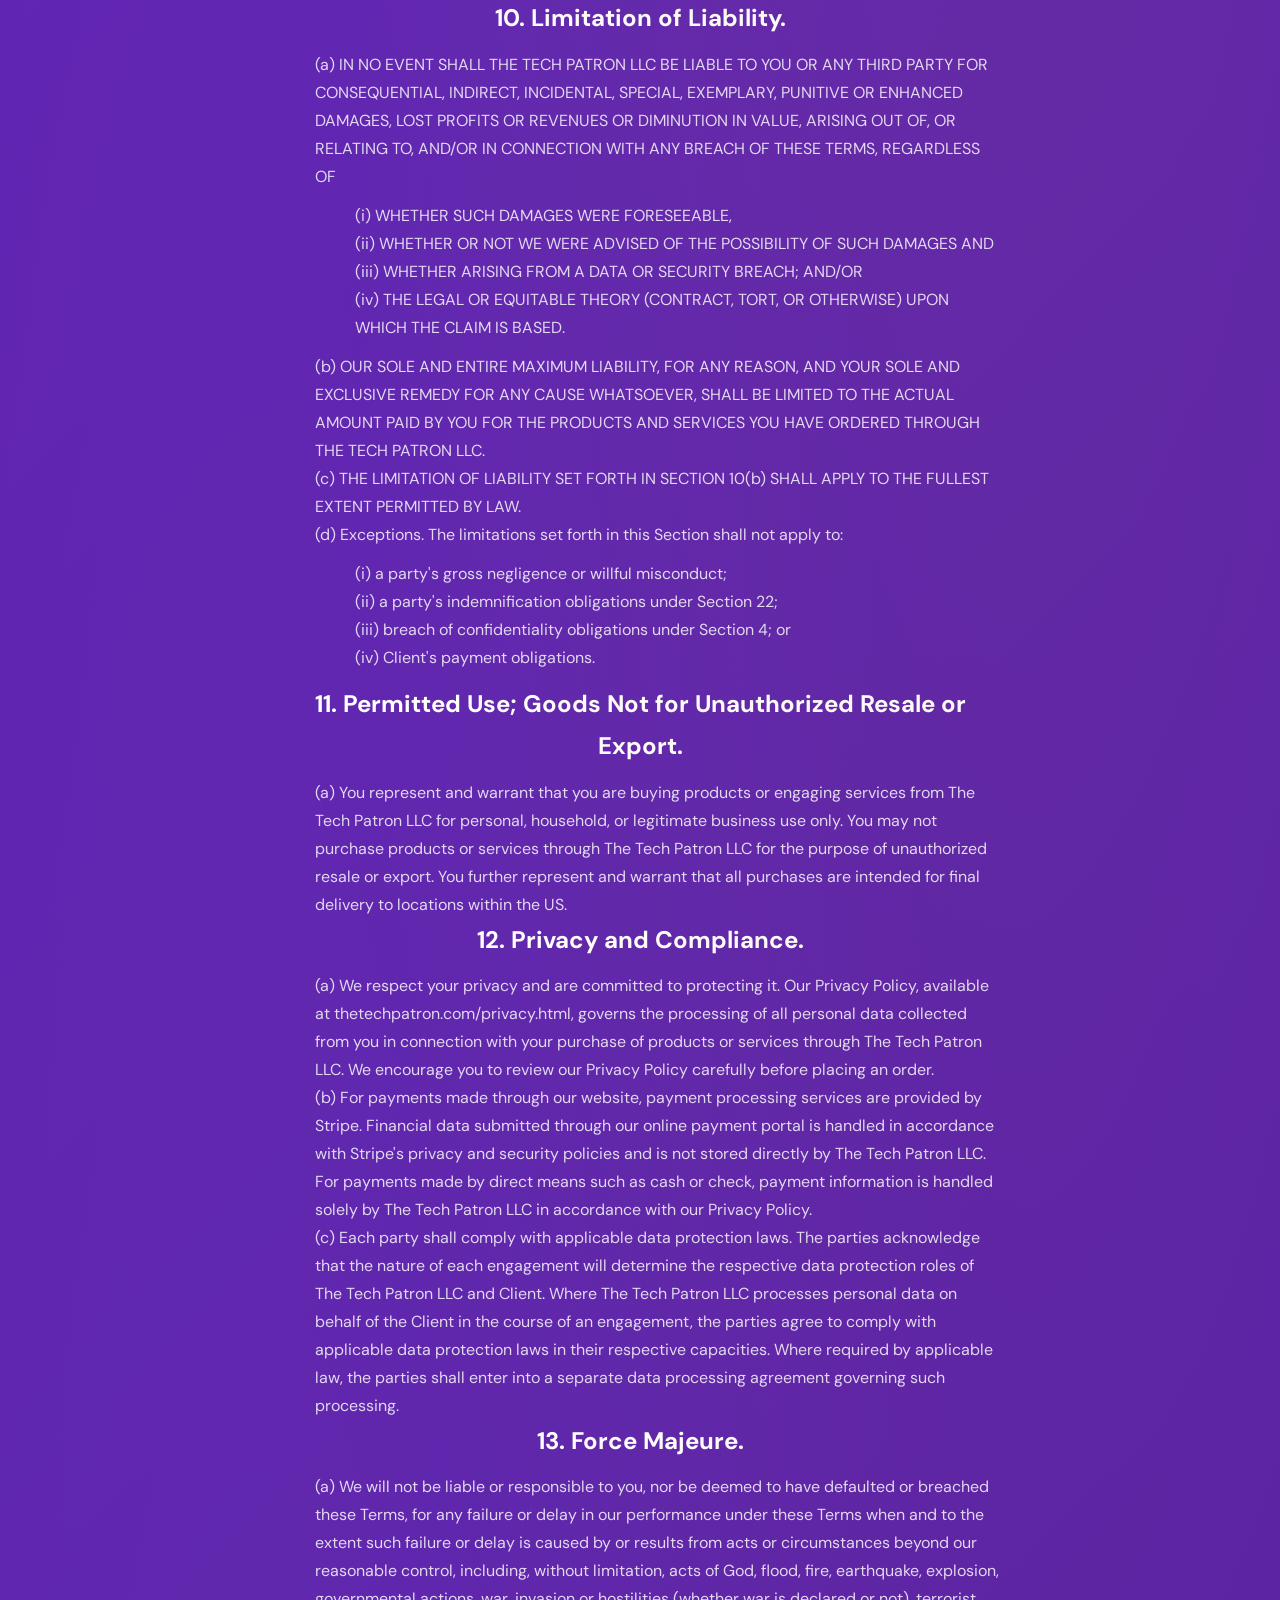
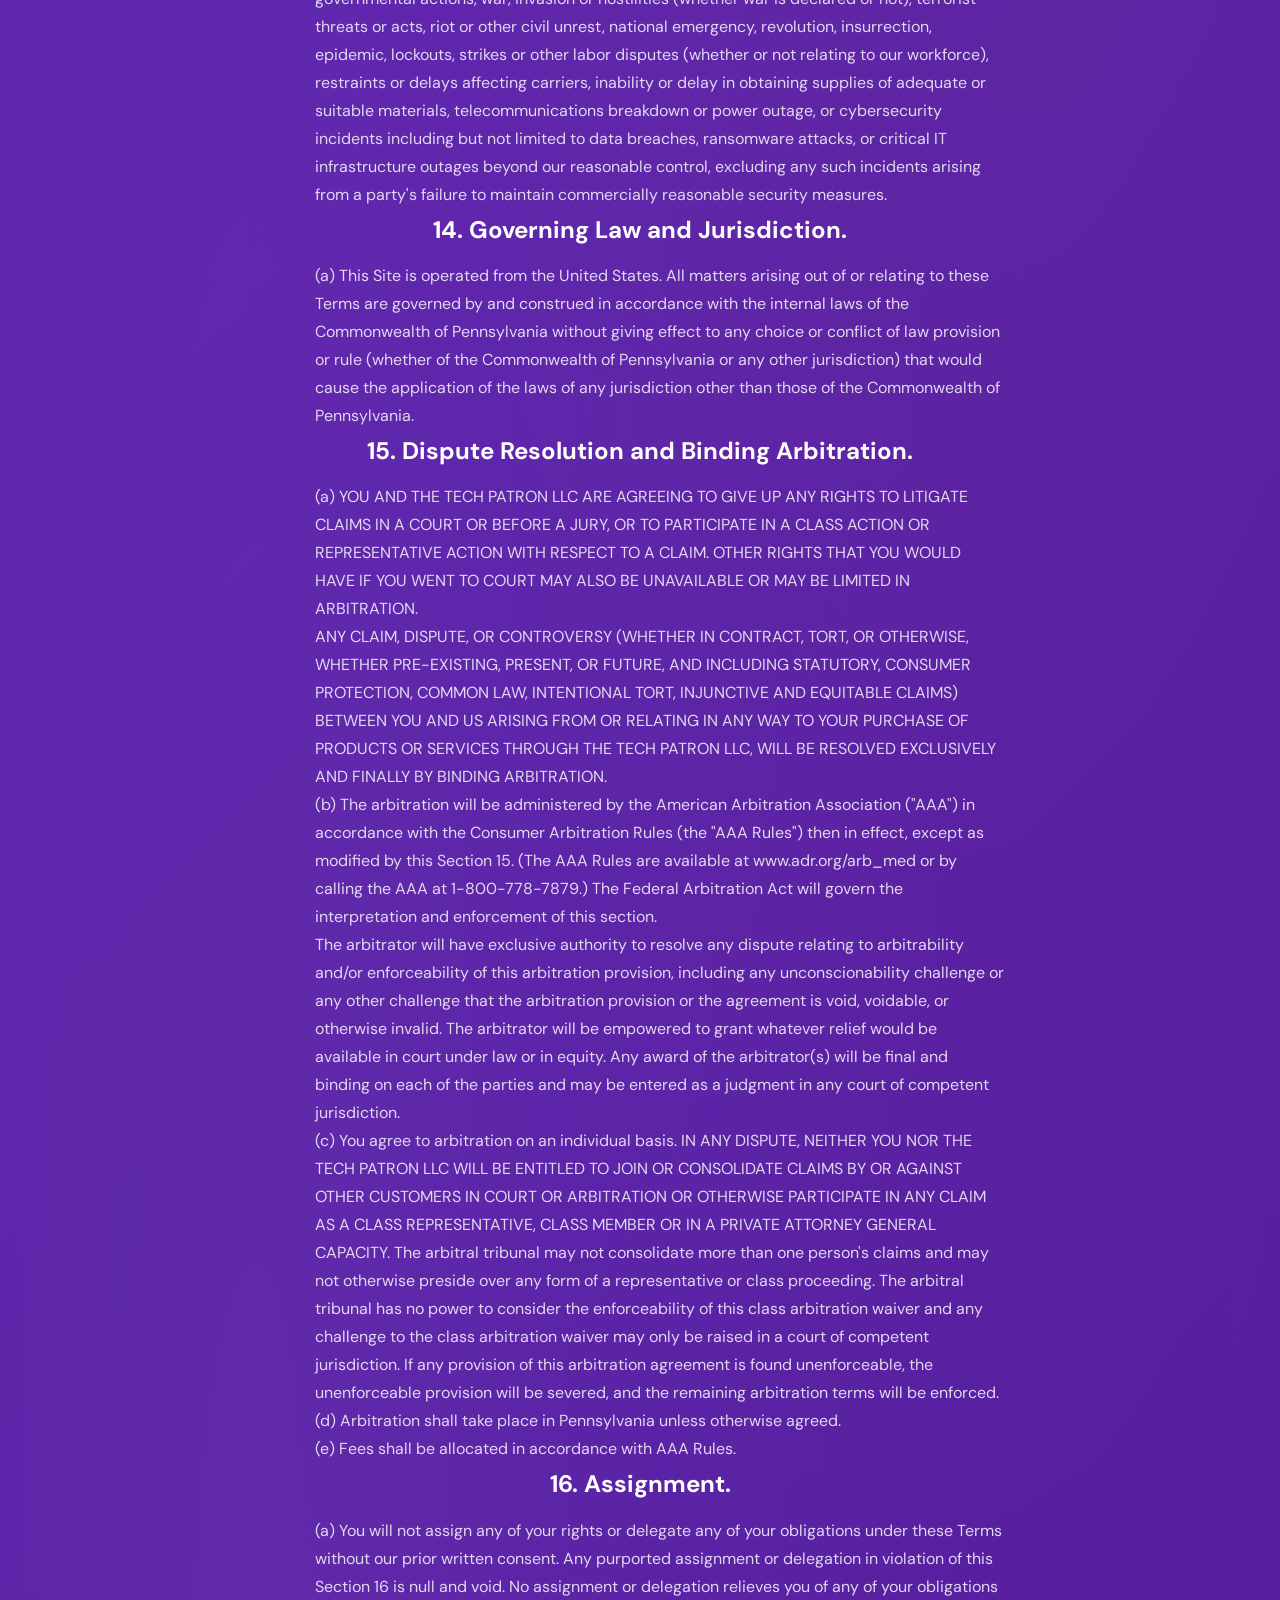
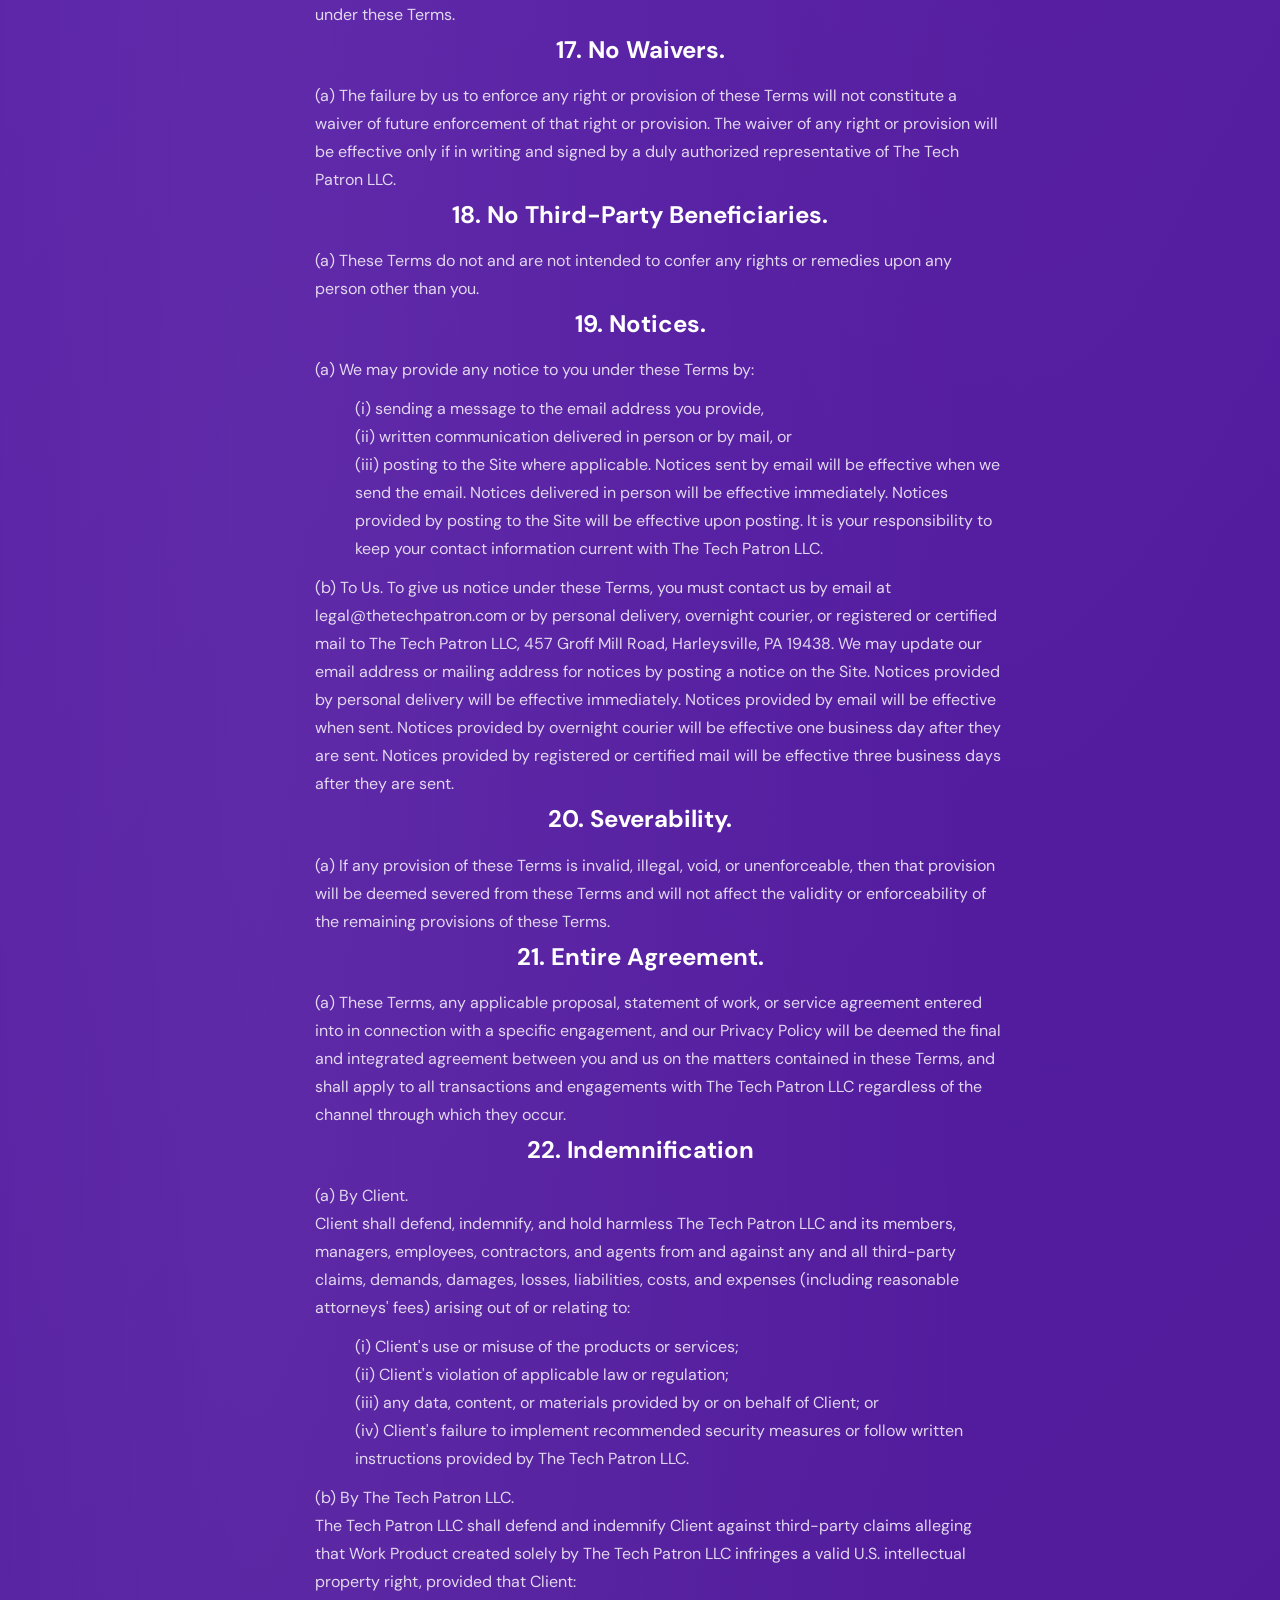
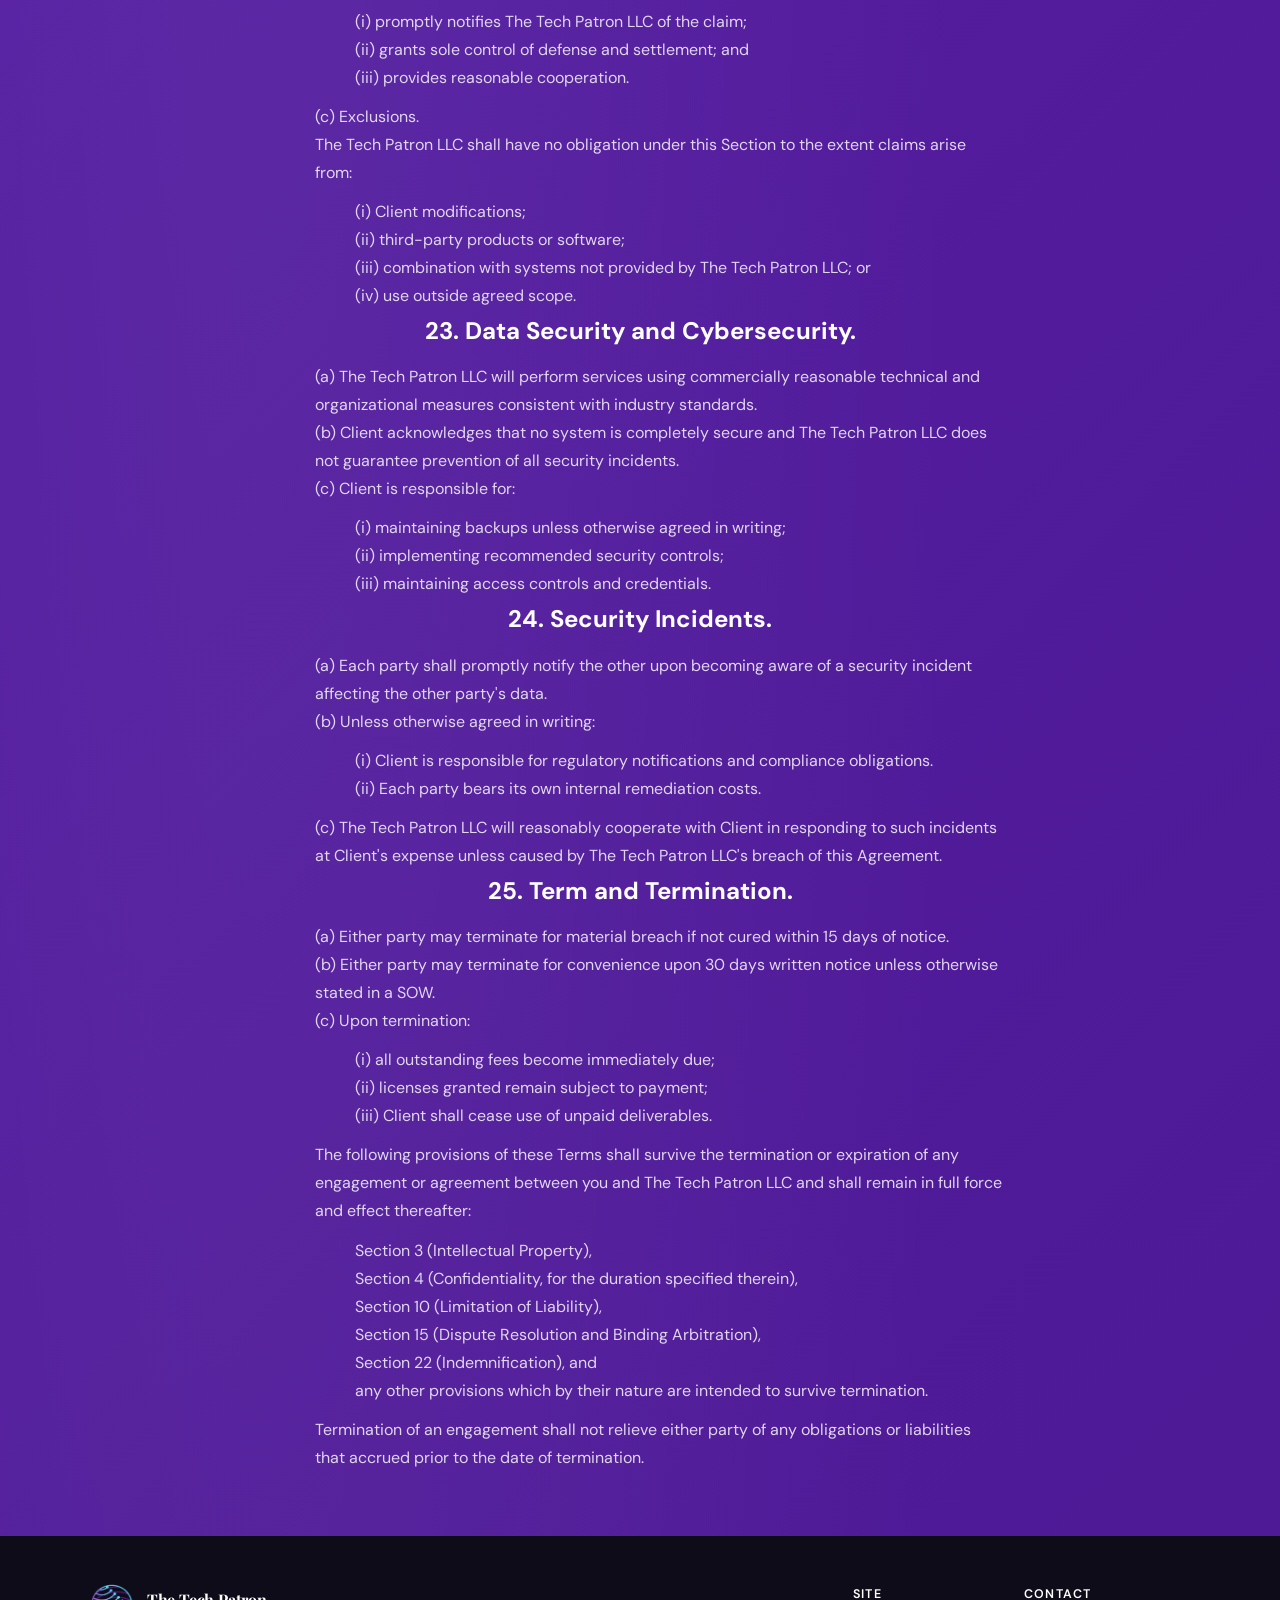
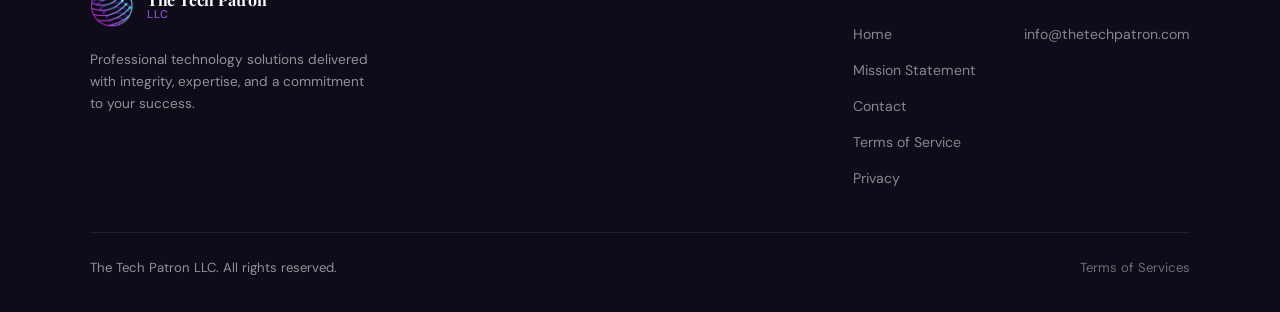
<file: terms_20260330.html>
<!DOCTYPE html>
<html lang="en">
<head>
  <meta charset="UTF-8">
  <meta name="viewport" content="width=device-width, initial-scale=1.0">
  <title>Terms of Services — The Tech Patron LLC</title>
  <link rel="icon" type="image/png" href="favicon.png">
  <link rel="stylesheet" href="style.css">
</head>
<body>

<header>
  <div class="header-inner">
    <a href="index.html" class="brand">
    <img src="logo.png" alt="The Tech Patron LLC" class="brand-logo-img">
      <div class="brand-text">
        <span class="brand-name">The Tech Patron</span>
        <span class="brand-tagline">LLC</span>
      </div>
    </a>

    <button class="nav-toggle" onclick="document.querySelector('nav').classList.toggle('open')" aria-label="Toggle menu">&#9776;</button>

    <nav>
      <ul>
        <li><a href="index.html">Home</a></li>
        <li><a href="mission.html">Mission Statement</a></li>
        <li><a href="contact.html">Contact</a></li>
        <li><a href="terms.html" class="active">Terms of Service</a></li>
        <li><a href="privacy.html">Privacy Policy</a></li>
      </ul>
    </nav>
  </div>
</header>

<div class="page-hero">
  <h1>Terms of Service</h1>
  <p>Updated: March 30th, 2026</p>
  <div class="legal-format">
  <h2>1. YOUR RIGHTS AND OBLIGATIONS</h2>
    <p class="single-indent"> (a) THIS DOCUMENT CONTAINS VERY IMPORTANT INFORMATION REGARDING YOUR RIGHTS AND OBLIGATIONS, AS WELL AS CONDITIONS, LIMITATIONS, AND EXCLUSIONS THAT MIGHT APPLY TO YOU. PLEASE READ IT CAREFULLY.</p>
    <p class="single-indent">(b) THESE TERMS REQUIRE THE USE OF ARBITRATION ON AN INDIVIDUAL BASIS TO RESOLVE DISPUTES, RATHER THAN JURY TRIALS OR CLASS ACTIONS.</p>
    <p class="single-indent">(c) BY PURCHASING OR ENGAGING OUR PRODUCTS OR SERVICES BY ANY MEANS, INCLUDING THROUGH THIS WEBSITE, BY PHONE, BY EMAIL, OR OTHERWISE, YOU AFFIRM THAT YOU ARE OF LEGAL AGE TO ENTER INTO THIS AGREEMENT, AND YOU ACCEPT AND ARE BOUND BY THESE TERMS AND CONDITIONS. YOU AFFIRM THAT IF YOU PLACE AN ORDER ON BEHALF OF AN ORGANIZATION OR COMPANY, YOU HAVE THE LEGAL AUTHORITY TO BIND ANY SUCH ORGANIZATION OR COMPANY TO THESE TERMS AND CONDITIONS.</p>
    <p class="single-indent">(d) YOU MAY NOT ORDER OR OBTAIN PRODUCTS OR SERVICES FROM THE TECH PATRON LLC IF YOU</p>
      <p class="double-indent">(i) DO NOT AGREE TO THESE TERMS,</p>
      <p class="double-indent">(ii) ARE NOT THE OLDER OF</p>
        <p class="triple-indent">(A) AT LEAST 18 YEARS OF AGE OR</p>
        <p class="triple-indent">(B) LEGAL AGE TO FORM A BINDING CONTRACT WITH THE TECH PATRON LLC, OR</p>
      <p class="double-indent">(iii) ARE PROHIBITED FROM ACCESSING OR USING THIS WEBSITE OR ANY OF THIS WEBSITE'S CONTENTS, GOODS OR SERVICES BY APPLICABLE LAW.</p>
    <p class="single-indent">(e)These terms and conditions (these "Terms") apply to the purchase and sale of products and services through any means, including but not limited to in-person transactions, telephone orders, email orders, and purchases made through thetechpatron.com (the "Site"), as well as any payments made in connection therewith regardless of the method or channel of payment. These Terms are subject to change by The Tech Patron LLC (referred to as "us", "we", or "our" as the context may require) without prior written notice at any time, in our sole discretion. Any changes to the Terms will be in effect as of the "Last Updated Date" referenced on the Site. You should review these Terms before purchasing any product or services through any channel. Your continued engagement with The Tech Patron LLC after the "Last Updated Date" will constitute your acceptance of and agreement to such changes.</p> 
    <p class="single-indent">(f) These Terms apply generally to all transactions and engagements with The Tech Patron LLC regardless of the channel through which they occur. You should also carefully review our Privacy Policy before purchasing any products or services through The Tech Patron LLC (see Section 12).</p>

  <h2>2. Scope of Services.</h2>
    <p class="single-indent">(a)The Tech Patron LLC provides a range of technology-related products and services, including but not limited to IT consulting and advisory services, technology implementation and setup, ongoing support and maintenance, cybersecurity services, and the resale of physical technology products inclusive of installation where applicable.<br>(b) The specific scope of services for any given engagement will be determined at the time of purchase or agreement. For certain engagements, the scope of services, deliverables, and timelines may be further defined in a separate proposal, statement of work, or service agreement provided to you by The Tech Patron LLC. In the event of a conflict between such a separate agreement and these Terms, the separate agreement will govern with respect to the specific engagement it covers.<br>(c) Where no separate agreement exists, the scope of services will be as described in your order confirmation or as otherwise communicated to you in writing by The Tech Patron LLC. Any requests for services or deliverables beyond the agreed scope will be subject to separate pricing and authorization by The Tech Patron LLC prior to commencement of such additional work.<br>(d) Timelines and delivery schedules provided by The Tech Patron LLC are estimates only and are not guaranteed. We will make reasonable efforts to meet agreed timelines but shall not be liable for delays caused by factors outside our reasonable control, including but not limited to delays caused by the customer's failure to provide necessary access, information, or approvals in a timely manner.<br>(e) Unless expressly stated in a written service level agreement, The Tech Patron LLC does not guarantee uptime, availability, or response times.<br>(f)Client shall provide timely access, information, and approvals. Failure may result in delays or additional charges.<br>(g) Any change in scope must be mutually agreed in writing and may result in additional fees and timeline adjustments.</p>

  <h2>3. Intellectual Property.</h2>
    <p class="single-indent">(a) Upon receipt of full payment for services rendered, The Tech Patron LLC assigns to the client all rights, title, and interest in and to the work product created specifically for the client under that engagement, including but not limited to configurations, documentation, reports, and custom implementations (collectively, "Work Product"). The client is free to use, modify, and distribute such Work Product without restriction.<br>(b) Notwithstanding the foregoing, The Tech Patron LLC retains all rights, title, and interest in and to any pre-existing intellectual property used or incorporated into the Work Product, including but not limited to proprietary tools, templates, methodologies, processes, frameworks, and know-how developed independently by The Tech Patron LLC prior to or outside of the engagement (collectively, "Background IP"). To the extent any Background IP is incorporated into the Work Product, The Tech Patron LLC grants the client a non-exclusive, perpetual, royalty-free license to use such Background IP solely as part of and in connection with the Work Product.<br>(c) Nothing in these Terms shall be construed to restrict The Tech Patron LLC from using general knowledge, skills, experience, ideas, concepts, or techniques acquired or developed during the course of an engagement in the normal conduct of its business.<br>(d) The license granted to Background IP is non-transferable and non-sublicensable except as part of the Work Product.<br>(e) Client is responsible for compliance with all third-party license terms associated with any third-party software.</p>

  <h2>4. Confidentiality.</h2>
    <p class="single-indent">(a) During the course of an engagement, each party (as a "Receiving Party") may have access to or receive information from the other party (as a "Disclosing Party") that is confidential or proprietary in nature, including but not limited to business information, technical data, trade secrets, client information, pricing, methodologies, and processes (collectively, "Confidential Information"). Each party agrees to keep the other party's Confidential Information strictly confidential and to use such Confidential Information solely for the purpose of fulfilling its obligations under the applicable engagement.</p>
    <p class="single-indent">(b) Confidentiality obligations shall continue for five (5) years following termination, and for trade secrets, for so long as such information remains a trade secret under applicable law.</p>
    <p class="single-indent">(c) The obligations of confidentiality set forth in this Section shall not apply to information that:</p> 
        <p class="double-indent">(i) is or becomes publicly available through no fault of the Receiving Party;<br>(ii) was already known to the Receiving Party at the time of disclosure, as evidenced by written records predating the disclosure;<br>(iii) is independently developed by the Receiving Party without use of or reference to the Disclosing Party's Confidential Information; or<br>(iv) is required to be disclosed by applicable law, regulation, or court order, provided that the Receiving Party gives the Disclosing Party prompt written notice of such requirement to the extent permitted by law.
    <p class="single-indent">(d) Each party agrees not to disclose the other party's Confidential Information to any third party without the prior written consent of the Disclosing Party, except to employees, contractors, or agents who have a need to know such information for the purpose of the engagement and who are bound by confidentiality obligations no less protective than those set forth in this Section.<br>(e) Return or Destruction. Upon termination, each party shall return or destroy Confidential Information upon request.<br>(f) Injunctive Relief. Each party acknowledges that breach may cause irreparable harm and entitle the other party to injunctive relief.</p>

  <h2>5. Order Acceptance and Cancellation.</h2>
    <p class="single-indent">(a) You agree that your order or engagement request is an offer to buy or retain services, under these Terms, for all products and services listed in your order. All orders must be accepted by us, or we will not be obligated to sell the products or services to you. We may choose not to accept orders at our sole discretion, even after we send you a confirmation email with your order number and details of the items or services you have ordered.<br>(b) Once an order or engagement has been accepted by The Tech Patron LLC, it is considered final and cancellations are not permitted. In the event of an exceptional circumstance, any consideration of a refund or accommodation will be handled at the sole discretion of The Tech Patron LLC on a case-by-case basis and does not constitute a waiver of this policy for future transactions.</p>

  <h2>6. Prices and Payment Terms.</h2>
    <p class="single-indent">(a) All prices, discounts, and promotions posted on this Site or provided in any quote are subject to change without notice. The price charged for a product or service will be the price in effect at the time the order is placed and will be set out in your order confirmation email. Price increases will only apply to orders placed after such changes. Posted or quoted prices do not include taxes or charges for shipping and handling. All such taxes and charges will be added to your merchandise total and will be itemized in your order confirmation. We strive to display and communicate accurate price information; however, we may, on occasion, make inadvertent typographical errors, inaccuracies, or omissions related to pricing and availability. We reserve the right to correct any errors, inaccuracies, or omissions at any time and to cancel any orders arising from such occurrences.<br>(b) We may offer, from time to time, promotions on the Site that may affect pricing and that are governed by terms and conditions separate from these Terms. If there is a conflict between the terms for a promotion and these Terms, the promotion terms will govern.<br>(c) Terms of payment are within our sole discretion and payment must be received by us before we accept an order. We accept credit and debit cards, PayPal, ACH/bank transfer, and check for all purchases. You represent and warrant that</p>
      <p class="double-indent">(i) the payment information you supply to us is true, correct, and complete,<br>(ii) you are duly authorized to use such payment method for the purchase,<br>(iii) charges incurred by you will be honored by your payment provider, and<br>(iv) you will pay charges incurred by you at the posted or quoted prices, including shipping and handling charges and all applicable taxes, if any.</p>
    <p class="single-indent">(d) Late Payments. Late payments shall accrue interest at the lesser of 1.5% per month or the maximum allowed by law.<br>(e) Suspension. We may suspend services for nonpayment upon written notice.<br>(f) Collection Costs. Client shall be responsible for reasonable collection costs, including attorneys&apos; fees.</p>

  <h2>7. Shipments; Delivery; Title and Risk of Loss.</h2>
    <p class="single-indent">(a) We will arrange for shipment of the products to you. Please check the individual product page or your order confirmation for specific delivery options. You will pay all shipping and handling charges specified during the ordering process. Shipping and handling charges are reimbursement for the costs we incur in the processing, handling, packing, shipping, and delivery of your order.<br>(b) Title and risk of loss pass to you upon our transfer of the products to the carrier. Shipping and delivery dates are estimates only and cannot be guaranteed. We are not liable for any delays in shipments. Once a shipment has been transferred to the carrier, any claims for loss or damage must be filed directly with the carrier.</p>

  <h2>8. Returns and Refunds.</h2>
    <p class="single-indent">(a) We will accept a return of physical products for a refund of your purchase price, less the original shipping and handling costs, provided such return is made within 15 days of delivery with valid proof of purchase and provided such products are returned in their original condition. To initiate a return, you must email our Returns Department at billing@thetechpatron.com to obtain a Return Merchandise Authorization ("RMA") number before shipping your product. No returns of any type will be accepted without an RMA number.<br>(b) Return shipping costs are the responsibility of the customer, except in cases where the return is the result of our error, including but not limited to a defective or damaged product or an incorrectly shipped item, in which case we will cover all reasonable return shipping costs. You bear the risk of loss during return shipment. We strongly recommend that you fully insure your return shipment against loss or damage and that you use a carrier that can provide you with proof of delivery for your protection.<br>(c) Refunds will be processed within a reasonable period of time following our receipt and inspection of the returned merchandise. Your refund will be credited back to the same payment method used to make the original purchase. Original shipping and handling charges are non-refundable.<br>(d) For defective returns, please also refer to the manufacturer's warranty included with the product or as detailed in the product's description on our Site (see Section 9).<br>(e) WE OFFER NO REFUNDS ON ANY PRODUCTS DESIGNATED ON THIS SITE AS FINAL SALE OR NON-RETURNABLE. SERVICES RENDERED ARE NON-REFUNDABLE EXCEPT AS OTHERWISE STATED IN THESE TERMS OR AGREED TO IN WRITING BY THE TECH PATRON LLC.</p>

  <h2>9. Manufacturer's Warranty and Disclaimers.</h2>
      <p class="single-indent">(a) We do not manufacture or control any of the physical products offered on our Site. The availability of products through our Site does not indicate an affiliation with or endorsement of any product or manufacturer. Accordingly, we do not provide any warranties with respect to the physical products offered on our Site. However, physical products offered on our Site may be covered by the manufacturer's warranty as detailed in the product's description on our Site and included with the product. To obtain warranty service for defective products, please follow the instructions included in the manufacturer's warranty.<br>(b) ALL PHYSICAL PRODUCTS OFFERED ON THIS SITE ARE PROVIDED "AS IS" AND WE MAKE NO WARRANTIES WHATSOEVER WITH RESPECT TO SUCH PRODUCTS, INCLUDING, WITHOUT LIMITATION, ANY</p>
        <p class="double-indent">(i) WARRANTY OF MERCHANTABILITY;<br>(ii) WARRANTY OF FITNESS FOR A PARTICULAR PURPOSE; OR<br>(iii) WARRANTY AGAINST INFRINGEMENT OF INTELLECTUAL PROPERTY RIGHTS OF A THIRD PARTY; WHETHER EXPRESS OR IMPLIED BY LAW, COURSE OF DEALING, COURSE OF PERFORMANCE, USAGE OF TRADE, OR OTHERWISE.</p>
      <p class="single-indent">(c) The Tech Patron LLC warrants that services will be performed in a commercially reasonable manner. Client&apos;s sole remedy shall be re-performance of the deficient services.<br>(d) SOME JURISDICTIONS LIMIT OR DO NOT ALLOW THE DISCLAIMER OF IMPLIED OR OTHER WARRANTIES SO THE ABOVE DISCLAIMER MAY NOT APPLY TO YOU.<br>(e) YOU AFFIRM THAT WE SHALL NOT BE LIABLE, UNDER ANY CIRCUMSTANCES, FOR ANY BREACH OF WARRANTY CLAIMS OR FOR ANY DAMAGES ARISING OUT OF THE MANUFACTURER'S FAILURE TO HONOR ITS WARRANTY OBLIGATIONS TO YOU.

  <h2>10. Limitation of Liability.</h2>
      <p class="single-indent">(a) IN NO EVENT SHALL THE TECH PATRON LLC BE LIABLE TO YOU OR ANY THIRD PARTY FOR CONSEQUENTIAL, INDIRECT, INCIDENTAL, SPECIAL, EXEMPLARY, PUNITIVE OR ENHANCED DAMAGES, LOST PROFITS OR REVENUES OR DIMINUTION IN VALUE, ARISING OUT OF, OR RELATING TO, AND/OR IN CONNECTION WITH ANY BREACH OF THESE TERMS, REGARDLESS OF </p>
        <p class="double-indent">(i) WHETHER SUCH DAMAGES WERE FORESEEABLE,<br>(ii) WHETHER OR NOT WE WERE ADVISED OF THE POSSIBILITY OF SUCH DAMAGES AND <br>(iii) WHETHER ARISING FROM A DATA OR SECURITY BREACH; AND/OR<BR>(iv) THE LEGAL OR EQUITABLE THEORY (CONTRACT, TORT, OR OTHERWISE) UPON WHICH THE CLAIM IS BASED.</p>
      <p class="single-indent">(b) OUR SOLE AND ENTIRE MAXIMUM LIABILITY, FOR ANY REASON, AND YOUR SOLE AND EXCLUSIVE REMEDY FOR ANY CAUSE WHATSOEVER, SHALL BE LIMITED TO THE ACTUAL AMOUNT PAID BY YOU FOR THE PRODUCTS AND SERVICES YOU HAVE ORDERED THROUGH THE TECH PATRON LLC.<br>(c) THE LIMITATION OF LIABILITY SET FORTH IN SECTION 10(b) SHALL APPLY TO THE FULLEST EXTENT PERMITTED BY LAW.<br>(d) Exceptions. The limitations set forth in this Section shall not apply to:</p>
        <p class="double-indent">	(i) a party&apos;s gross negligence or willful misconduct;<br>(ii) a party&apos;s indemnification obligations under Section 22;<br>(iii) breach of confidentiality obligations under Section 4; or<br>(iv) Client&apos;s payment obligations.</p>
</p>

  <h2>11. Permitted Use; Goods Not for Unauthorized Resale or Export.</h2>
    <p class="single-indent">(a) You represent and warrant that you are buying products or engaging services from The Tech Patron LLC for personal, household, or legitimate business use only. You may not purchase products or services through The Tech Patron LLC for the purpose of unauthorized resale or export. You further represent and warrant that all purchases are intended for final delivery to locations within the US.</p>

  <h2>12. Privacy and Compliance.</h2>
    <p class="single-indent">(a) We respect your privacy and are committed to protecting it. Our Privacy Policy, available at thetechpatron.com/privacy.html, governs the processing of all personal data collected from you in connection with your purchase of products or services through The Tech Patron LLC. We encourage you to review our Privacy Policy carefully before placing an order.<br>(b) For payments made through our website, payment processing services are provided by Stripe. Financial data submitted through our online payment portal is handled in accordance with Stripe's privacy and security policies and is not stored directly by The Tech Patron LLC. For payments made by direct means such as cash or check, payment information is handled solely by The Tech Patron LLC in accordance with our Privacy Policy.<br>(c) Each party shall comply with applicable data protection laws. The parties acknowledge that the nature of each engagement will determine the respective data protection roles of The Tech Patron LLC and Client. Where The Tech Patron LLC processes personal data on behalf of the Client in the course of an engagement, the parties agree to comply with applicable data protection laws in their respective capacities. Where required by applicable law, the parties shall enter into a separate data processing agreement governing such processing.</p>

  <h2>13. Force Majeure.</h2>
    <p class="single-indent">(a) We will not be liable or responsible to you, nor be deemed to have defaulted or breached these Terms, for any failure or delay in our performance under these Terms when and to the extent such failure or delay is caused by or results from acts or circumstances beyond our reasonable control, including, without limitation, acts of God, flood, fire, earthquake, explosion, governmental actions, war, invasion or hostilities (whether war is declared or not), terrorist threats or acts, riot or other civil unrest, national emergency, revolution, insurrection, epidemic, lockouts, strikes or other labor disputes (whether or not relating to our workforce), restraints or delays affecting carriers, inability or delay in obtaining supplies of adequate or suitable materials, telecommunications breakdown or power outage, or cybersecurity incidents including but not limited to data breaches, ransomware attacks, or critical IT infrastructure outages beyond our reasonable control, excluding any such incidents arising from a party's failure to maintain commercially reasonable security measures. </p>

  <h2>14. Governing Law and Jurisdiction.</h2>
    <p class="single-indent">(a) This Site is operated from the United States. All matters arising out of or relating to these Terms are governed by and construed in accordance with the internal laws of the Commonwealth of Pennsylvania without giving effect to any choice or conflict of law provision or rule (whether of the Commonwealth of Pennsylvania or any other jurisdiction) that would cause the application of the laws of any jurisdiction other than those of the Commonwealth of Pennsylvania.</p>

  <h2>15. Dispute Resolution and Binding Arbitration.</h2>
      <p class="single-indent">(a) YOU AND THE TECH PATRON LLC ARE AGREEING TO GIVE UP ANY RIGHTS TO LITIGATE CLAIMS IN A COURT OR BEFORE A JURY, OR TO PARTICIPATE IN A CLASS ACTION OR REPRESENTATIVE ACTION WITH RESPECT TO A CLAIM. OTHER RIGHTS THAT YOU WOULD HAVE IF YOU WENT TO COURT MAY ALSO BE UNAVAILABLE OR MAY BE LIMITED IN ARBITRATION.<br>ANY CLAIM, DISPUTE, OR CONTROVERSY (WHETHER IN CONTRACT, TORT, OR OTHERWISE, WHETHER PRE-EXISTING, PRESENT, OR FUTURE, AND INCLUDING STATUTORY, CONSUMER PROTECTION, COMMON LAW, INTENTIONAL TORT, INJUNCTIVE AND EQUITABLE CLAIMS) BETWEEN YOU AND US ARISING FROM OR RELATING IN ANY WAY TO YOUR PURCHASE OF PRODUCTS OR SERVICES THROUGH THE TECH PATRON LLC, WILL BE RESOLVED EXCLUSIVELY AND FINALLY BY BINDING ARBITRATION.<br>(b) The arbitration will be administered by the American Arbitration Association ("AAA") in accordance with the Consumer Arbitration Rules (the "AAA Rules") then in effect, except as modified by this Section 15. (The AAA Rules are available at www.adr.org/arb_med or by calling the AAA at 1-800-778-7879.) The Federal Arbitration Act will govern the interpretation and enforcement of this section.<br>The arbitrator will have exclusive authority to resolve any dispute relating to arbitrability and/or enforceability of this arbitration provision, including any unconscionability challenge or any other challenge that the arbitration provision or the agreement is void, voidable, or otherwise invalid. The arbitrator will be empowered to grant whatever relief would be available in court under law or in equity. Any award of the arbitrator(s) will be final and binding on each of the parties and may be entered as a judgment in any court of competent jurisdiction.<br>(c) You agree to arbitration on an individual basis. IN ANY DISPUTE, NEITHER YOU NOR THE TECH PATRON LLC WILL BE ENTITLED TO JOIN OR CONSOLIDATE CLAIMS BY OR AGAINST OTHER CUSTOMERS IN COURT OR ARBITRATION OR OTHERWISE PARTICIPATE IN ANY CLAIM AS A CLASS REPRESENTATIVE, CLASS MEMBER OR IN A PRIVATE ATTORNEY GENERAL CAPACITY. The arbitral tribunal may not consolidate more than one person's claims and may not otherwise preside over any form of a representative or class proceeding. The arbitral tribunal has no power to consider the enforceability of this class arbitration waiver and any challenge to the class arbitration waiver may only be raised in a court of competent jurisdiction. If any provision of this arbitration agreement is found unenforceable, the unenforceable provision will be severed, and the remaining arbitration terms will be enforced.<br>(d) Arbitration shall take place in Pennsylvania unless otherwise agreed.<br>(e) Fees shall be allocated in accordance with AAA Rules.</p>

  <h2>16. Assignment.</h2>
    <p class="single-indent">(a) You will not assign any of your rights or delegate any of your obligations under these Terms without our prior written consent. Any purported assignment or delegation in violation of this Section 16 is null and void. No assignment or delegation relieves you of any of your obligations under these Terms.</p>

  <h2>17. No Waivers.</h2>
    <p class="single-indent">(a) The failure by us to enforce any right or provision of these Terms will not constitute a waiver of future enforcement of that right or provision. The waiver of any right or provision will be effective only if in writing and signed by a duly authorized representative of The Tech Patron LLC.</p>

  <h2>18. No Third-Party Beneficiaries.</h2>
    <p class="single-indent">(a) These Terms do not and are not intended to confer any rights or remedies upon any person other than you.</p>

  <h2>19. Notices.</h2>
      <p class="single-indent">(a) We may provide any notice to you under these Terms by:</p>
          <p class="double-indent">(i) sending a message to the email address you provide,<br>(ii) written communication delivered in person or by mail, or<br>(iii) posting to the Site where applicable. Notices sent by email will be effective when we send the email. Notices delivered in person will be effective immediately. Notices provided by posting to the Site will be effective upon posting. It is your responsibility to keep your contact information current with The Tech Patron LLC. </p>
      <p class="single-indent">(b) To Us. To give us notice under these Terms, you must contact us by email at legal@thetechpatron.com or by personal delivery, overnight courier, or registered or certified mail to The Tech Patron LLC, 457 Groff Mill Road, Harleysville, PA 19438. We may update our email address or mailing address for notices by posting a notice on the Site. Notices provided by personal delivery will be effective immediately. Notices provided by email will be effective when sent. Notices provided by overnight courier will be effective one business day after they are sent. Notices provided by registered or certified mail will be effective three business days after they are sent.</p>
  <h2>20. Severability.</h2>
      <p class="single-indent">(a) If any provision of these Terms is invalid, illegal, void, or unenforceable, then that provision will be deemed severed from these Terms and will not affect the validity or enforceability of the remaining provisions of these Terms.</p>
  <h2>21. Entire Agreement.</h2>
    <p class="single-indent">(a) These Terms, any applicable proposal, statement of work, or service agreement entered into in connection with a specific engagement, and our Privacy Policy will be deemed the final and integrated agreement between you and us on the matters contained in these Terms, and shall apply to all transactions and engagements with The Tech Patron LLC regardless of the channel through which they occur.</p>

  <h2>22. Indemnification</h2>
    <p class="single-indent">(a) By Client.<br>Client shall defend, indemnify, and hold harmless The Tech Patron LLC and its members, managers, employees, contractors, and agents from and against any and all third-party claims, demands, damages, losses, liabilities, costs, and expenses (including reasonable attorneys&apos; fees) arising out of or relating to:</p>
      <p class="double-indent">(i) Client&apos;s use or misuse of the products or services;<br>(ii) Client&apos;s violation of applicable law or regulation;<br>(iii) any data, content, or materials provided by or on behalf of Client; or<br>(iv) Client&apos;s failure to implement recommended security measures or follow written instructions provided by The Tech Patron LLC.</p>
    <p class="single-indent">(b) By The Tech Patron LLC.<br>The Tech Patron LLC shall defend and indemnify Client against third-party claims alleging that Work Product created solely by The Tech Patron LLC infringes a valid U.S. intellectual property right, provided that Client:</p>
      <p class="double-indent">(i) promptly notifies The Tech Patron LLC of the claim;<br>(ii) grants sole control of defense and settlement; and<br>(iii) provides reasonable cooperation.</p>

    <p class="single-indent">(c) Exclusions.<br>The Tech Patron LLC shall have no obligation under this Section to the extent claims arise from:</p>
      <p class="double-indent">(i) Client modifications;<br>(ii) third-party products or software;<br>(iii) combination with systems not provided by The Tech Patron LLC; or<br>(iv) use outside agreed scope.</p>

  <h2>23. Data Security and Cybersecurity.</h2>
    <p class="single-indent">(a) The Tech Patron LLC will perform services using commercially reasonable technical and organizational measures consistent with industry standards.<br>(b) Client acknowledges that no system is completely secure and The Tech Patron LLC does not guarantee prevention of all security incidents.<br>(c) Client is responsible for:</p>
      <p class="double-indent">(i) maintaining backups unless otherwise agreed in writing;<br>(ii) implementing recommended security controls;<br>(iii) maintaining access controls and credentials.</p>

  <h2>24. Security Incidents.</h2>
    <p class="single-indent">(a) Each party shall promptly notify the other upon becoming aware of a security incident affecting the other party&apos;s data.<br>(b) Unless otherwise agreed in writing:</p>
      <p class="double-indent">(i) Client is responsible for regulatory notifications and compliance obligations.<br>(ii) Each party bears its own internal remediation costs.</p>
    <p class="single-indent">(c) The Tech Patron LLC will reasonably cooperate with Client in responding to such incidents at Client&apos;s expense unless caused by The Tech Patron LLC&apos;s breach of this Agreement.</p>

  <h2>25. Term and Termination.</h2>
    <p class="single-indent">(a) Either party may terminate for material breach if not cured within 15 days of notice.<br>(b) Either party may terminate for convenience upon 30 days written notice unless otherwise stated in a SOW.<br>(c) Upon termination:</p>
      <p class="double-indent">(i) all outstanding fees become immediately due;<br>(ii) licenses granted remain subject to payment;<br>(iii) Client shall cease use of unpaid deliverables.</p>
    <p class="single-indent">The following provisions of these Terms shall survive the termination or expiration of any engagement or agreement between you and The Tech Patron LLC and shall remain in full force and effect thereafter:</p>
      <p class="double-indent">Section 3 (Intellectual Property),<br>Section 4 (Confidentiality, for the duration specified therein),<br>Section 10 (Limitation of Liability),<br>Section 15 (Dispute Resolution and Binding Arbitration),<br>Section 22 (Indemnification), and<br>any other provisions which by their nature are intended to survive termination.</p>
    <p class="single-indent">Termination of an engagement shall not relieve either party of any obligations or liabilities that accrued prior to the date of termination.</p>

  </div>
</div>

<footer>
  <div class="footer-inner">
    <div class="footer-top">
      <div class="footer-brand">
        <a href="index.html" class="brand" style="margin-bottom:0.6rem;display:inline-flex;">
        <img src="logo.png" alt="The Tech Patron LLC" class="brand-logo-img">
          <div class="brand-text">
            <span class="brand-name">The Tech Patron</span>
            <span class="brand-tagline">LLC</span>
          </div>
        </a>
        <p>Professional technology solutions delivered with integrity, expertise, and a commitment to your success.</p>
      </div>

      <div class="footer-nav">
        <div class="footer-nav-col">
          <h4>Site</h4>
          <ul>
            <li><a href="index.html">Home</a></li>
            <li><a href="mission.html">Mission Statement</a></li>
            <li><a href="contact.html">Contact</a></li>
            <li><a href="terms.html" class="active">Terms of Service</a></li>
            <li><a href="privacy.html">Privacy</a></li>
          </ul>
        </div>
        <div class="footer-nav-col">
          <h4>Contact</h4>
          <ul>
            <li><a href="mailto:info@thetechpatron.com">info@thetechpatron.com</a></li>
          </ul>
        </div>
      </div>
    </div>

    <div class="footer-bottom">
      <span>The Tech Patron LLC. All rights reserved.</span>
      <a href="terms.html" style="color:rgba(255,255,255,0.4);font-size:0.82rem;">Terms of Services</a>
    </div>
  </div>
</footer>

</body>
</html>
</file>
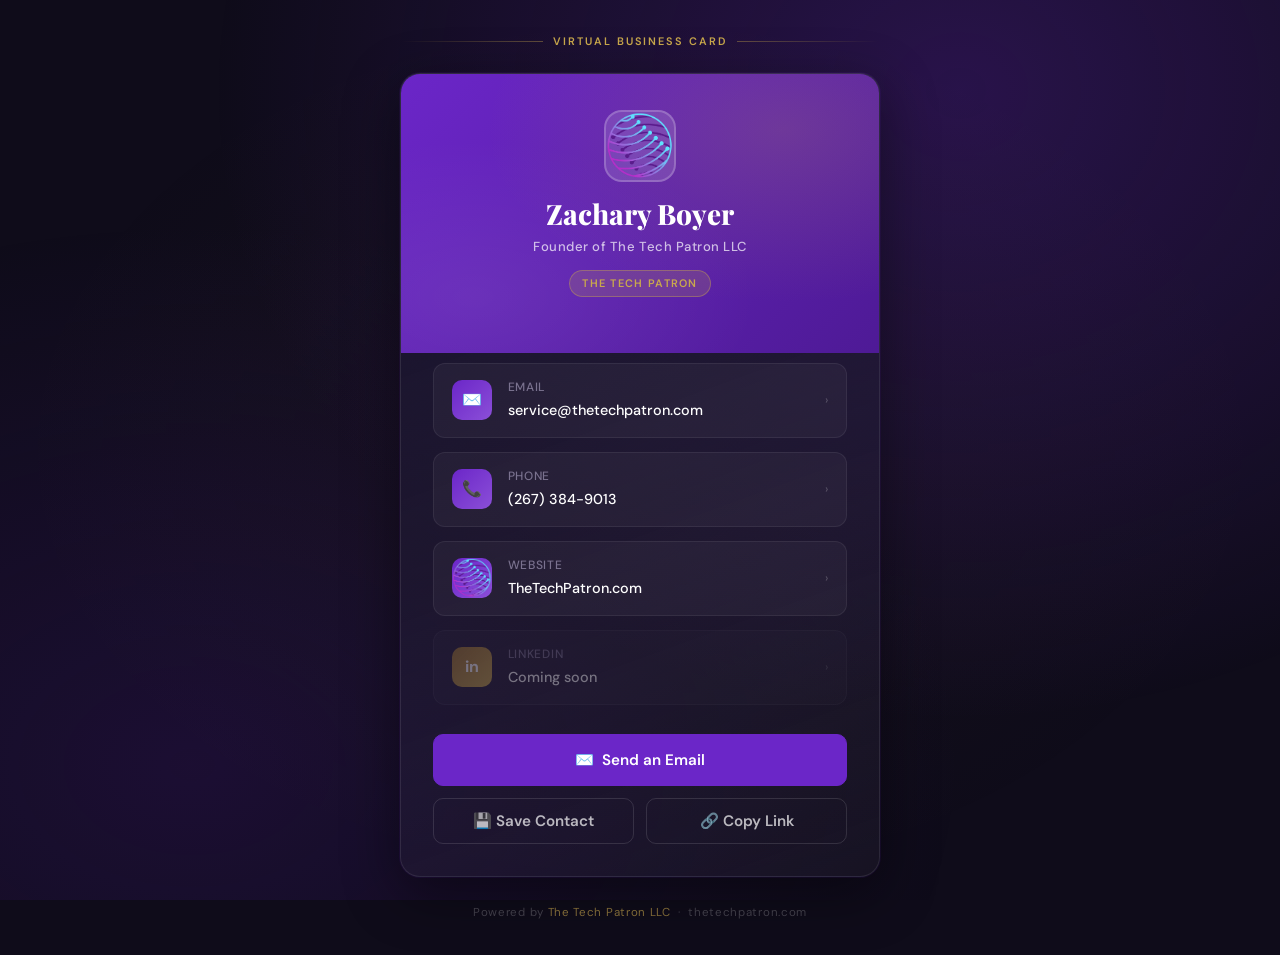
<file: vcard.html>
<!DOCTYPE html>
<html lang="en">
<head>
  <meta charset="UTF-8">
  <meta name="viewport" content="width=device-width, initial-scale=1.0">
  <title>Zachary Boyer — The Tech Patron LLC</title>
  <link rel="icon" type="image/png" href="favicon.png">
  <link rel="stylesheet" href="style.css">
</head>
<body class="vc-body">

  <div class="vc-wrapper">

    <div class="vc-eyebrow fade-up">
      <div class="vc-eyebrow-line"></div>
      <span class="vc-eyebrow-text">Virtual Business Card</span>
      <div class="vc-eyebrow-line right"></div>
    </div>

    <div class="vc-card fade-up">

      <div class="vc-card-top">
        <img class="vc-logo-badge" src="logo.png" alt="The Tech Patron LLC" class="brand-logo-img">
        <div class="vc-card-name">Zachary Boyer</div>
        <div class="vc-card-title">Founder of The Tech Patron LLC</div>
        <div class="vc-gold-pill">The Tech Patron</div>
      </div>

      <div class="vc-card-body">

        <div class="divider" style="margin: 0 auto 1.8rem;"></div>

        <div class="vc-info-rows">

          <a class="vc-info-row" href="mailto:service@thetechpatron.com">
            <div class="vc-info-icon">✉️</div>
            <div class="vc-info-text">
              <!-- Reuses existing .info-label and .info-value from style.css -->
              <div class="info-label">Email</div>
              <div class="vc-info-value">service@thetechpatron.com</div>
            </div>
            <div class="vc-info-arrow">›</div>
          </a>

          <a class="vc-info-row" href="tel:+12673849013">
            <div class="vc-info-icon">📞</div>
            <div class="vc-info-text">
              <div class="info-label">Phone</div>
              <div class="vc-info-value">(267) 384-9013</div>
            </div>
            <div class="vc-info-arrow">›</div>
          </a>

          <a class="vc-info-row" href="https://thetechpatron.com">
            <div class="vc-info-icon"> <img src="logo.png" alt="The Tech Patron LLC"> </div>
            <div class="vc-info-text">
              <div class="info-label">Website</div>
              <div class="vc-info-value">TheTechPatron.com</div>
            </div>
            <div class="vc-info-arrow">›</div>
          </a>

          <div class="vc-info-row vc-placeholder">
            <div class="vc-info-icon vc-icon-gold">in</div>
            <div class="vc-info-text">
              <div class="info-label">LinkedIn</div>
              <div class="vc-info-value">Coming soon</div>
            </div>
            <div class="vc-info-arrow">›</div>
          </div>

        </div>

        <div class="vc-actions">
          <a class="btn vc-btn-primary" href="mailto:service@thetechpatron.com">
            ✉️ &nbsp;Send an Email
          </a>
          <button class="btn vc-btn-dark" onclick="saveContact()">
            💾 Save Contact
          </button>
          <button class="btn vc-btn-dark" onclick="copyLink()">
            🔗 Copy Link
          </button>
        </div>

      </div>
    </div>

    <div class="vc-footer-text fade-up">
      Powered by <span>The Tech Patron LLC</span> &nbsp;·&nbsp; thetechpatron.com
    </div>

  </div>

  <div class="vc-toast" id="toast"></div>

  <script>
    function showToast(msg) {
      const t = document.getElementById('toast');
      t.textContent = msg;
      t.classList.add('show');
      setTimeout(() => t.classList.remove('show'), 2400);
    }

    function copyLink() {
      navigator.clipboard.writeText(window.location.href)
        .then(() => showToast('Link copied to clipboard!'))
        .catch(() => showToast('Copy the URL from your browser.'));
    }

    function saveContact() {
      const vcard =
        "BEGIN:VCARD\n" +
        "VERSION:3.0\n" +
        "FN:Zachary Boyer\n" +
        "ORG:The Tech Patron LLC\n" +
        "TITLE:Founder\n" +
        "EMAIL:service@thetechpatron.com\n" +
        "TEL:+12673849013\n" +
        "URL:https://thetechpatron.com\n" +
        "END:VCARD";

      const blob = new Blob([vcard], { type: 'text/vcard' });
      const url  = URL.createObjectURL(blob);
      const a    = document.createElement('a');
      a.href     = url;
      a.download = 'zachary-boyer.vcf';
      a.click();
      URL.revokeObjectURL(url);
      showToast('Contact saved!');
    }
  </script>

</body>
</html>
</file>
<file: style.css>
@import url('https://fonts.googleapis.com/css2?family=Playfair+Display:wght@600;700;800&family=DM+Sans:wght@300;400;500;600&display=swap');

:root {
  --purple:       #6B26C8;
  --purple-dark:  #4e1a96;
  --purple-dim:   #8b4fd8;
  --gold:         #c9a84c;
  --ink:          #0f0c1a;
  --ink-mid:      #3b3550;
  --ink-light:    #7a728f;
  --surface:      #faf9fd;
  --border:       #e6e0f5;
  --white:        #ffffff;

  --font-display: 'Playfair Display', Georgia, serif;
  --font-body:    'DM Sans', Helvetica, sans-serif;

  --radius:       10px;
  --shadow-sm:    0 2px 12px rgba(107,38,200,0.08);
  --shadow-md:    0 6px 28px rgba(107,38,200,0.14);
  --transition:   0.22s ease;
}

*, *::before, *::after { box-sizing: border-box; margin: 0; padding: 0; }
html { font-size: 16px; scroll-behavior: smooth; }
body {
  font-family: var(--font-body);
  background: var(--surface);
  color: var(--ink);
  line-height: 1.75;
  -webkit-font-smoothing: antialiased;
}
img { max-width: 100%; display: block; }
a  { color: var(--purple); text-decoration: none; transition: color var(--transition); }
a:hover { color: var(--purple-dark); }

header {
  position: sticky;
  top: 0;
  z-index: 100;
  background: var(--white);
  border-bottom: 1px solid var(--border);
  box-shadow: var(--shadow-sm);
}

.header-inner {
  max-width: 1160px;
  margin: 0 auto;
  padding: 0 2rem;
  height: 70px;
  display: flex;
  align-items: center;
  justify-content: space-between;
}

.brand {
  display: flex;
  align-items: center;
  gap: 0.8rem;
  text-decoration: none;
}

.brand-logo {
  width: 44px;
  height: 44px;
  background: var(--purple);
  border-radius: 8px;
  display: flex;
  align-items: center;
  justify-content: center;
  flex-shrink: 0;
  transition: background var(--transition);
}

.brand-logo svg {
  width: 26px;
  height: 26px;
  fill: var(--white);
}

.brand:hover .brand-logo { background: var(--purple-dark); }

.brand-logo-img {
  width: 44px;
  height: 44px;
  object-fit: contain;
  border-radius: 8px;
}

.brand-text {
  display: flex;
  flex-direction: column;
  line-height: 1.1;
}

.brand-name {
  font-family: var(--font-display);
  font-size: 1.05rem;
  font-weight: 700;
  color: var(--ink);
  letter-spacing: -0.2px;
}

.brand-tagline {
  font-size: 0.7rem;
  font-weight: 500;
  color: var(--purple);
  letter-spacing: 0.08em;
  text-transform: uppercase;
}

nav ul {
  list-style: none;
  display: flex;
  gap: 0.15rem;
}

nav ul li a {
  font-size: 0.9rem;
  font-weight: 500;
  color: var(--ink-mid);
  padding: 0.42rem 0.9rem;
  border-radius: 6px;
  transition: background var(--transition), color var(--transition);
}

nav ul li a:hover,
nav ul li a.active {
  background: var(--purple);
  color: var(--white);
  text-decoration: none;
}

.nav-toggle {
  display: none;
  background: none;
  border: 1.5px solid var(--purple);
  border-radius: 6px;
  padding: 0.32rem 0.6rem;
  font-size: 1.2rem;
  color: var(--purple);
  cursor: pointer;
  line-height: 1;
}

.page-hero {
  background: linear-gradient(135deg, var(--purple) 0%, var(--purple-dark) 100%);
  color: var(--white);
  padding: 4rem 2rem;
  text-align: center;
  position: relative;
  overflow: hidden;
}

.page-hero::before {
  content: '';
  position: absolute;
  inset: 0;
  background:
    radial-gradient(ellipse at 80% 20%, rgba(201,168,76,0.15) 0%, transparent 55%),
    radial-gradient(ellipse at 20% 80%, rgba(255,255,255,0.06) 0%, transparent 50%);
  pointer-events: none;
}

.page-hero h1 {
  font-family: var(--font-display);
  font-size: clamp(1.8rem, 4.5vw, 3rem);
  font-weight: 800;
  line-height: 1.15;
  position: relative;
}

.page-hero p {
  margin-top: 0.7rem;
  font-size: 1rem;
  opacity: 0.82;
  position: relative;
}

.hero {
  background: linear-gradient(135deg, var(--purple) 0%, var(--purple-dark) 100%);
  color: var(--white);
  padding: 7rem 2rem 6rem;
  text-align: center;
  position: relative;
  overflow: hidden;
}

.hero::before {
  content: '';
  position: absolute;
  inset: 0;
  background:
    radial-gradient(ellipse at 70% 15%, rgba(201,168,76,0.2) 0%, transparent 50%),
    radial-gradient(ellipse at 20% 85%, rgba(255,255,255,0.07) 0%, transparent 50%);
  pointer-events: none;
}

.hero-eyebrow {
  display: inline-block;
  font-size: 0.72rem;
  font-weight: 600;
  letter-spacing: 0.14em;
  text-transform: uppercase;
  color: var(--gold);
  margin-bottom: 1.1rem;
  position: relative;
}

.hero h1 {
  font-family: var(--font-display);
  font-size: clamp(2.4rem, 6vw, 4rem);
  font-weight: 800;
  line-height: 1.1;
  max-width: 720px;
  margin: 0 auto 1.4rem;
  position: relative;
}

.hero p {
  font-size: 1.12rem;
  max-width: 560px;
  margin: 0 auto 2.4rem;
  opacity: 0.88;
  position: relative;
}

@media (max-width: 480px) {
  .hero p {
  font-size: 0.95rem;
  }

  .hero h1 {
    font-size: 1.8rem;
  }
}

.hero-ctas { display: flex; gap: 0.8rem; justify-content: center; flex-wrap: wrap; position: relative; }

.btn {
  display: inline-block;
  padding: 0.75rem 1.8rem;
  border-radius: var(--radius);
  font-family: var(--font-body);
  font-weight: 600;
  font-size: 0.95rem;
  cursor: pointer;
  border: 2px solid transparent;
  transition: transform var(--transition), box-shadow var(--transition), background var(--transition), color var(--transition);
  text-decoration: none;
}

.btn:hover { transform: translateY(-2px); text-decoration: none; }

.btn-white {
  background: var(--white);
  color: var(--purple);
}
.btn-white:hover { box-shadow: 0 6px 24px rgba(0,0,0,0.18); color: var(--purple-dark); }

.btn-outline {
  background: transparent;
  color: var(--white);
  border-color: rgba(255,255,255,0.55);
}
.btn-outline:hover { background: rgba(255,255,255,0.1); border-color: white; }

.btn-primary {
  background: var(--purple);
  color: var(--white);
  border-color: var(--purple);
}
.btn-primary:hover { background: var(--purple-dark); border-color: var(--purple-dark); box-shadow: var(--shadow-md); }

.section { padding: 5rem 2rem; }
.section-alt { background: var(--white); }

.container {
  max-width: 1100px;
  margin: 0 auto;
}

.section-label {
  font-size: 1.0rem;
  font-weight: 600;
  letter-spacing: 0.14em;
  text-transform: uppercase;
  color: var(--purple);
  margin-bottom: 0.6rem;
}

.section-title {
  font-family: var(--font-display);
  font-size: clamp(1.6rem, 3vw, 2.2rem);
  font-weight: 700;
  color: var(--ink);
  margin-bottom: 0.6rem;
  line-height: 1.2;
}

.section-sub {
  color: var(--ink-light);
  max-width: 540px;
  margin-bottom: 3rem;
}

.card-grid {
  display: grid;
  grid-template-columns: repeat(auto-fit, minmax(270px, 1fr));
  gap: 1.5rem;
}

.card {
  background: var(--surface);
  border: 1px solid var(--border);
  border-radius: 14px;
  padding: 2rem 1.75rem;
  box-shadow: var(--shadow-sm);
  transition: transform var(--transition), box-shadow var(--transition);
}

.card:hover {
  transform: translateY(-4px);
  box-shadow: var(--shadow-md);
}

.card-icon {
  width: 48px;
  height: 48px;
  border-radius: 12px;
  background: linear-gradient(135deg, var(--purple), var(--purple-dim));
  display: flex;
  align-items: center;
  justify-content: center;
  font-size: 1.4rem;
  margin-bottom: 1.2rem;
}

.card h3 {
  font-family: var(--font-display);
  font-size: 1.1rem;
  font-weight: 700;
  color: var(--ink);
  margin-bottom: 0.5rem;
}

.card p { font-size: 0.93rem; color: var(--ink-mid); }

.divider {
  width: 56px;
  height: 3px;
  background: linear-gradient(90deg, var(--purple), var(--gold));
  border-radius: 2px;
  margin: 1rem 0 2rem;
}

.cta-strip {
  background: linear-gradient(135deg, var(--purple), var(--purple-dark));
  color: var(--white);
  padding: 4.5rem 2rem;
  text-align: center;
}

.cta-strip h2 {
  font-family: var(--font-display);
  font-size: clamp(1.5rem, 3vw, 2rem);
  margin-bottom: 0.6rem;
}

.cta-strip p { opacity: 0.82; margin-bottom: 2rem; }

.content-wrap {
  max-width: 780px;
  margin: 0 auto;
  padding: 4rem 2rem;
}

.content-wrap h2 {
  font-family: var(--font-display);
  font-size: 1.3rem;
  color: var(--purple);
  margin: 2.2rem 0 0.5rem;
  font-weight: 700;
}

.content-wrap p { color: var(--ink-mid); margin-bottom: 1rem; }

.content-wrap ul {
  list-style: none;
  padding: 0;
  margin-bottom: 1rem;
}

.content-wrap ul li {
  color: var(--ink-mid);
  padding: 0.3rem 0 0.3rem 1.4rem;
  position: relative;
}

.content-wrap ul li::before {
  content: '▸';
  position: absolute;
  left: 0;
  color: var(--purple);
  font-size: 0.8rem;
  top: 0.45rem;
}

.content-wrap .last-updated {
  font-size: 0.85rem;
  color: var(--ink-light);
  margin-bottom: 1.5rem;
}

.contact-layout {
  display: grid;
  grid-template-columns: 1fr 1.4fr;
  gap: 4rem;
  align-items: start;
}

.contact-sidebar h2 {
  font-family: var(--font-display);
  font-size: 1.5rem;
  margin-bottom: 0.5rem;
}

.contact-sidebar p { color: var(--ink-mid); margin-bottom: 1.5rem; }

.info-row {
  display: flex;
  align-items: flex-start;
  gap: 0.8rem;
  margin-bottom: 1rem;
}

.info-icon {
  width: 38px;
  height: 38px;
  border-radius: 8px;
  background: var(--surface);
  border: 1px solid var(--border);
  display: flex;
  align-items: center;
  justify-content: center;
  font-size: 1rem;
  flex-shrink: 0;
}

.info-label { font-size: 0.75rem; color: var(--ink-light); font-weight: 500; text-transform: uppercase; letter-spacing: 0.06em; }
.info-value { font-size: 0.93rem; color: var(--ink); font-weight: 500; }


.form-row { display: grid; grid-template-columns: 1fr 1fr; gap: 1rem; }

.form-group { margin-bottom: 1.15rem; }

.form-group label {
  display: block;
  font-size: 0.82rem;
  font-weight: 600;
  color: var(--ink);
  margin-bottom: 0.35rem;
  letter-spacing: 0.02em;
}

.form-group input,
.form-group textarea {
  width: 100%;
  padding: 0.7rem 0.95rem;
  border: 1.5px solid var(--border);
  border-radius: var(--radius);
  font-family: var(--font-body);
  font-size: 0.93rem;
  color: var(--ink);
  background: var(--surface);
  transition: border-color var(--transition), box-shadow var(--transition);
  outline: none;
}

.form-group input:focus,
.form-group textarea:focus {
  border-color: var(--purple);
  box-shadow: 0 0 0 3px rgba(107,38,200,0.1);
  background: var(--white);
}

.form-group textarea { min-height: 130px; resize: vertical; }

footer {
  background: var(--ink);
  color: rgba(255,255,255,0.55);
  padding: 3rem 2rem 2rem;
}

.footer-inner {
  max-width: 1100px;
  margin: 0 auto;
}

.footer-top {
  display: flex;
  justify-content: space-between;
  align-items: flex-start;
  flex-wrap: wrap;
  gap: 2rem;
  padding-bottom: 2rem;
  border-bottom: 1px solid rgba(255,255,255,0.08);
  margin-bottom: 1.5rem;
}

.footer-brand .brand-name { color: var(--white); font-size: 1rem; }
.footer-brand .brand-tagline { color: var(--purple-dim); }
.footer-brand p { margin-top: 0.75rem; font-size: 0.85rem; max-width: 280px; line-height: 1.6; }

.footer-nav { display: flex; gap: 3rem; flex-wrap: wrap; }

.footer-nav-col h4 {
  color: var(--white);
  font-size: 0.78rem;
  font-weight: 600;
  letter-spacing: 0.1em;
  text-transform: uppercase;
  margin-bottom: 0.9rem;
}

.footer-nav-col ul { list-style: none; }
.footer-nav-col ul li { margin-bottom: 0.5rem; }
.footer-nav-col ul li a { font-size: 0.88rem; color: rgba(255,255,255,0.5); transition: color var(--transition); }
.footer-nav-col ul li a:hover { color: var(--white); }

.footer-bottom {
  display: flex;
  justify-content: space-between;
  align-items: center;
  flex-wrap: wrap;
  gap: 0.5rem;
  font-size: 0.82rem;
}

@keyframes fadeUp {
  from { opacity: 0; transform: translateY(22px); }
  to   { opacity: 1; transform: translateY(0); }
}

.fade-up { animation: fadeUp 0.6s ease both; }
.fade-up:nth-child(2) { animation-delay: 0.1s; }
.fade-up:nth-child(3) { animation-delay: 0.2s; }
.fade-up:nth-child(4) { animation-delay: 0.3s; }

.value-list { display: grid; grid-template-columns: repeat(auto-fit, minmax(230px, 1fr)); gap: 1.2rem; margin-top: 1.5rem; }

.value-item {
  background: var(--white);
  border: 1px solid var(--border);
  border-left: 4px solid var(--purple);
  border-radius: 0 var(--radius) var(--radius) 0;
  padding: 1.1rem 1.3rem;
}

.value-item strong { display: block; color: var(--purple); margin-bottom: 0.25rem; font-size: 0.95rem; }
.value-item span { font-size: 0.88rem; color: var(--ink-mid); }

@media (max-width: 820px) {
  .contact-layout { grid-template-columns: 1fr; gap: 2rem; }
  .form-row { grid-template-columns: 1fr; }
  .footer-top { flex-direction: column; }
  .footer-nav { gap: 2rem; }
}

@media (max-width: 1000px) {
  .nav-toggle { display: flex; align-items: center; }
  nav { display: none; position: absolute; top: 70px; left: 0; right: 0; background: var(--white); padding: 1rem; border-top: 1px solid var(--border); box-shadow: var(--shadow-md); }
  nav.open { display: block; }
  nav ul { flex-direction: column; }
  nav ul li a { padding: 0.6rem 1rem; display: block; }
  .hero { padding: 5rem 1.5rem 4rem; }
  .hero-ctas { flex-direction: column; align-items: center; }
  .section { padding: 3.5rem 1.5rem; }
}

/* Hide the checkbox itself */
.nav-check {
  display: none;
}

@media (max-width: 1000px) {
  .nav-toggle { display: flex; align-items: center; }

  nav {
    display: none;
    position: absolute;
    top: 70px;
    left: 0;
    right: 0;
    background: var(--white);
    padding: 1rem;
    border-top: 1px solid var(--border);
    box-shadow: var(--shadow-md);
  }

  .nav-check:checked ~ nav { display: block; }

  nav ul { flex-direction: column; }
  nav ul li a { padding: 0.6rem 1rem; display: block; }
  .hero { padding: 5rem 1.5rem 4rem; }
  .hero-ctas { flex-direction: column; align-items: center; }
  .section { padding: 3.5rem 1.5rem; }
}


.vc-body {
  background: var(--ink);
  color: var(--white);
  min-height: 100vh;
  display: flex;
  flex-direction: column;
  align-items: center;
  justify-content: center;
  padding: 2rem 1.5rem;
  position: relative;
  overflow-x: hidden;
}

.vc-body::before {
  content: '';
  position: fixed;
  inset: 0;
  background:
    radial-gradient(ellipse at 75% 10%, rgba(107,38,200,0.28) 0%, transparent 55%),
    radial-gradient(ellipse at 15% 85%, rgba(78,26,150,0.2) 0%, transparent 50%),
    radial-gradient(ellipse at 50% 50%, rgba(201,168,76,0.04) 0%, transparent 70%);
  pointer-events: none;
  z-index: 0;
}

.vc-wrapper {
  position: relative;
  z-index: 1;
  width: 100%;
  max-width: 480px;
}

.vc-eyebrow {
  display: flex;
  align-items: center;
  justify-content: center;
  gap: 0.6rem;
  margin-bottom: 1.4rem;
}

.vc-eyebrow-line {
  flex: 1;
  height: 1px;
  background: linear-gradient(90deg, transparent, rgba(201,168,76,0.4));
}

.vc-eyebrow-line.right {
  background: linear-gradient(90deg, rgba(201,168,76,0.4), transparent);
}

.vc-eyebrow-text {
  font-size: 0.68rem;
  font-weight: 600;
  letter-spacing: 0.18em;
  text-transform: uppercase;
  color: var(--gold);
}

.vc-card {
  background: linear-gradient(160deg, #1a1530 0%, rgba(18,16,32,0) 100%),
              rgba(255,255,255,0.03);
  border: 1px solid rgba(255,255,255,0.09);
  border-radius: 20px;
  box-shadow: 0 16px 56px rgba(0,0,0,0.45), 0 0 0 1px rgba(107,38,200,0.12);
  overflow: hidden;
}

.vc-card-top {
  background: linear-gradient(135deg, var(--purple) 0%, var(--purple-dark) 100%);
  padding: 2.2rem 2rem 3.5rem;
  position: relative;
  overflow: hidden;
  text-align: center;
}

.vc-card-top::before {
  content: '';
  position: absolute;
  inset: 0;
  background:
    radial-gradient(ellipse at 80% 20%, rgba(201,168,76,0.18) 0%, transparent 55%),
    radial-gradient(ellipse at 15% 80%, rgba(255,255,255,0.07) 0%, transparent 50%);
  pointer-events: none;
}

.vc-logo-badge {
  width: 72px;
  height: 72px;
  background: rgba(255,255,255,0.12);
  border: 2px solid rgba(255,255,255,0.2);
  border-radius: 18px;
  display: flex;
  align-items: center;
  justify-content: center;
  margin: 0 auto 1.1rem;
  position: relative;
  font-size: 1.8rem;
}

.vc-logo-badge::after {
  content: '';
  position: absolute;
  inset: -4px;
  border-radius: 22px;
  border: 1px solid rgba(201,168,76,0.3);
}

.vc-card-name {
  font-family: var(--font-display);
  font-size: 1.75rem;
  font-weight: 800;
  color: var(--white);
  line-height: 1.1;
  position: relative;
}

.vc-card-title {
  font-size: 0.82rem;
  font-weight: 500;
  color: rgba(255,255,255,0.7);
  letter-spacing: 0.04em;
  margin-top: 0.35rem;
  position: relative;
}

.vc-gold-pill {
  display: inline-block;
  background: rgba(201,168,76,0.18);
  border: 1px solid rgba(201,168,76,0.4);
  color: var(--gold);
  font-size: 0.68rem;
  font-weight: 600;
  letter-spacing: 0.12em;
  text-transform: uppercase;
  padding: 0.2rem 0.75rem;
  border-radius: 50px;
  margin-top: 0.7rem;
  position: relative;
}

.vc-card-body {
  padding: 0 2rem 2rem;
  margin-top: -1.4rem;
}

.vc-info-rows {
  display: flex;
  flex-direction: column;
  gap: 0.85rem;
  margin-bottom: 1.8rem;
}

.vc-info-row {
  display: flex;
  align-items: center;
  gap: 1rem;
  background: rgba(255,255,255,0.04);
  border: 1px solid rgba(255,255,255,0.07);
  border-radius: 12px;
  padding: 0.85rem 1.1rem;
  transition: background var(--transition), border-color var(--transition), transform var(--transition);
  text-decoration: none;
  color: inherit;
  cursor: pointer;
}

.vc-info-row:hover {
  background: rgba(107,38,200,0.15);
  border-color: rgba(107,38,200,0.35);
  transform: translateX(4px);
  text-decoration: none;
  color: var(--white);
}

.vc-placeholder {
  opacity: 0.4;
  cursor: default;
  pointer-events: none;
}

.vc-info-icon {
  width: 40px;
  height: 40px;
  border-radius: 10px;
  background: linear-gradient(135deg, var(--purple), var(--purple-dim));
  display: flex;
  align-items: center;
  justify-content: center;
  font-size: 1rem;
  flex-shrink: 0;
  color: var(--white);
  font-weight: 700;
}

.vc-icon-gold {
  background: linear-gradient(135deg, #a07830, var(--gold));
}

.vc-info-text { flex: 1; min-width: 0; }

.vc-info-rows .info-label { color: var(--ink-light); }

.vc-info-value {
  font-size: 0.9rem;
  font-weight: 500;
  color: var(--white);
  white-space: nowrap;
  overflow: hidden;
  text-overflow: ellipsis;
}

.vc-info-arrow {
  color: rgba(255,255,255,0.25);
  font-size: 0.75rem;
  transition: color var(--transition), transform var(--transition);
}

.vc-info-row:hover .vc-info-arrow {
  color: var(--purple-dim);
  transform: translateX(2px);
}

.vc-actions {
  display: grid;
  grid-template-columns: 1fr 1fr;
  gap: 0.75rem;
}

.vc-btn-primary {
  background: var(--purple);
  color: var(--white) !important;
  border: 1.5px solid var(--purple);
  text-align: center;
  grid-column: span 2;
}

.vc-btn-primary:hover {
  background: var(--purple-dark);
  box-shadow: 0 6px 20px rgba(107,38,200,0.4);
  text-decoration: none;
}

.vc-btn-dark {
  background: transparent;
  color: rgba(255,255,255,0.7);
  border: 1.5px solid rgba(255,255,255,0.12);
  font-family: var(--font-body);
  cursor: pointer;
}

.vc-btn-dark:hover {
  background: rgba(255,255,255,0.06);
  border-color: rgba(255,255,255,0.25);
  color: var(--white);
}

.vc-footer-text {
  text-align: center;
  margin-top: 1.6rem;
  font-size: 0.72rem;
  color: rgba(255,255,255,0.2);
  letter-spacing: 0.06em;
}

.vc-footer-text span {
  color: var(--gold);
  opacity: 0.6;
}

.vc-toast {
  position: fixed;
  bottom: 2rem;
  left: 50%;
  transform: translateX(-50%) translateY(20px);
  background: var(--purple);
  color: var(--white);
  font-size: 0.82rem;
  font-weight: 500;
  padding: 0.6rem 1.4rem;
  border-radius: 50px;
  box-shadow: 0 4px 20px rgba(107,38,200,0.4);
  opacity: 0;
  pointer-events: none;
  transition: opacity 0.3s ease, transform 0.3s ease;
  z-index: 999;
}

.vc-toast.show {
  opacity: 1;
  transform: translateX(-50%) translateY(0);
}

@media (max-width: 400px) {
  .vc-card-top  { padding: 1.8rem 1.5rem 3rem; }
  .vc-card-body { padding: 0 1.5rem 1.75rem; }
  .vc-card-name { font-size: 1.5rem; }
  .vc-actions   { grid-template-columns: 1fr; }
  .vc-btn-primary { grid-column: span 1; }
}

.single-indent {
  padding-left: 40px;
  text-align: start;
}

.double-indent {
  padding-left: 80px;
  text-align: start;
}

.triple-indent {
  padding-left: 120px;
  text-align: start;
}

.legal-format{
  margin: 0px 20% 0px 20%;
}

@media (max-width: 600px) {
  .legal-format {margin: 0px 0px 0px 0px; }
}
</file>
